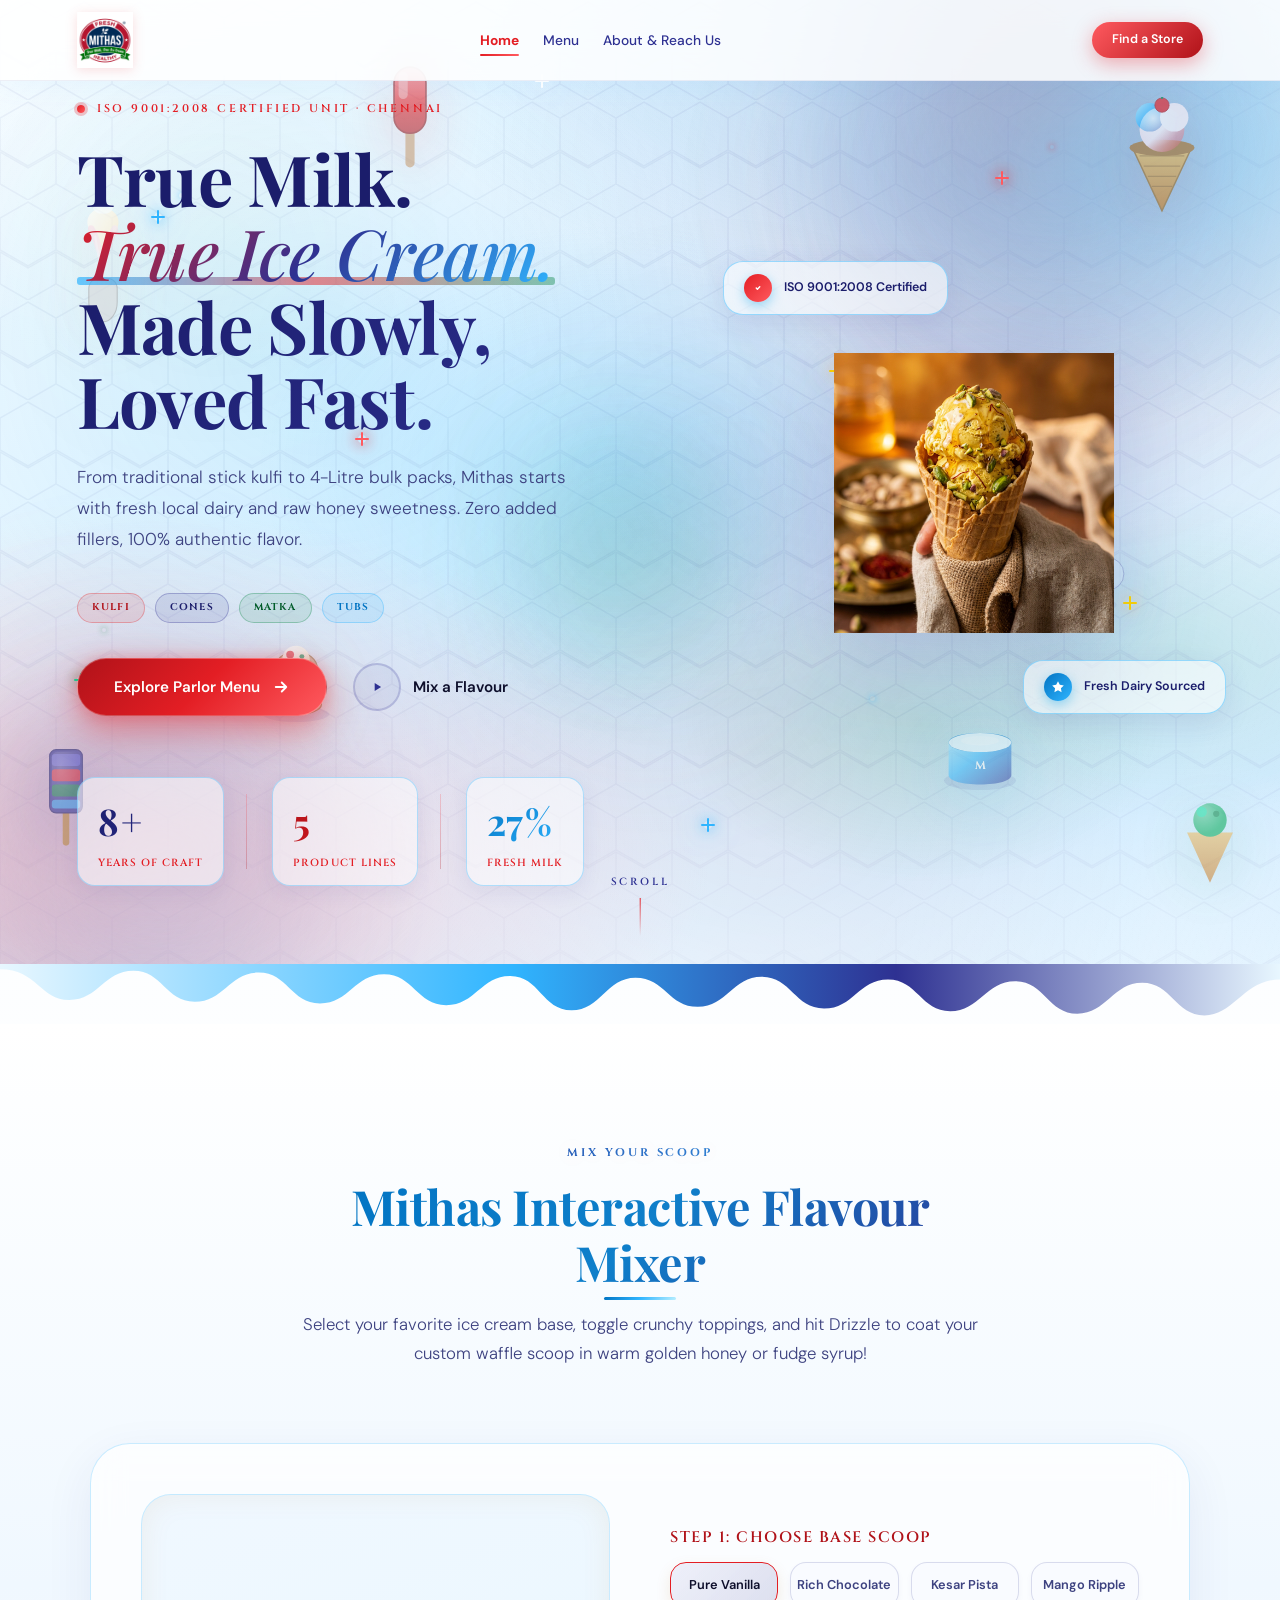
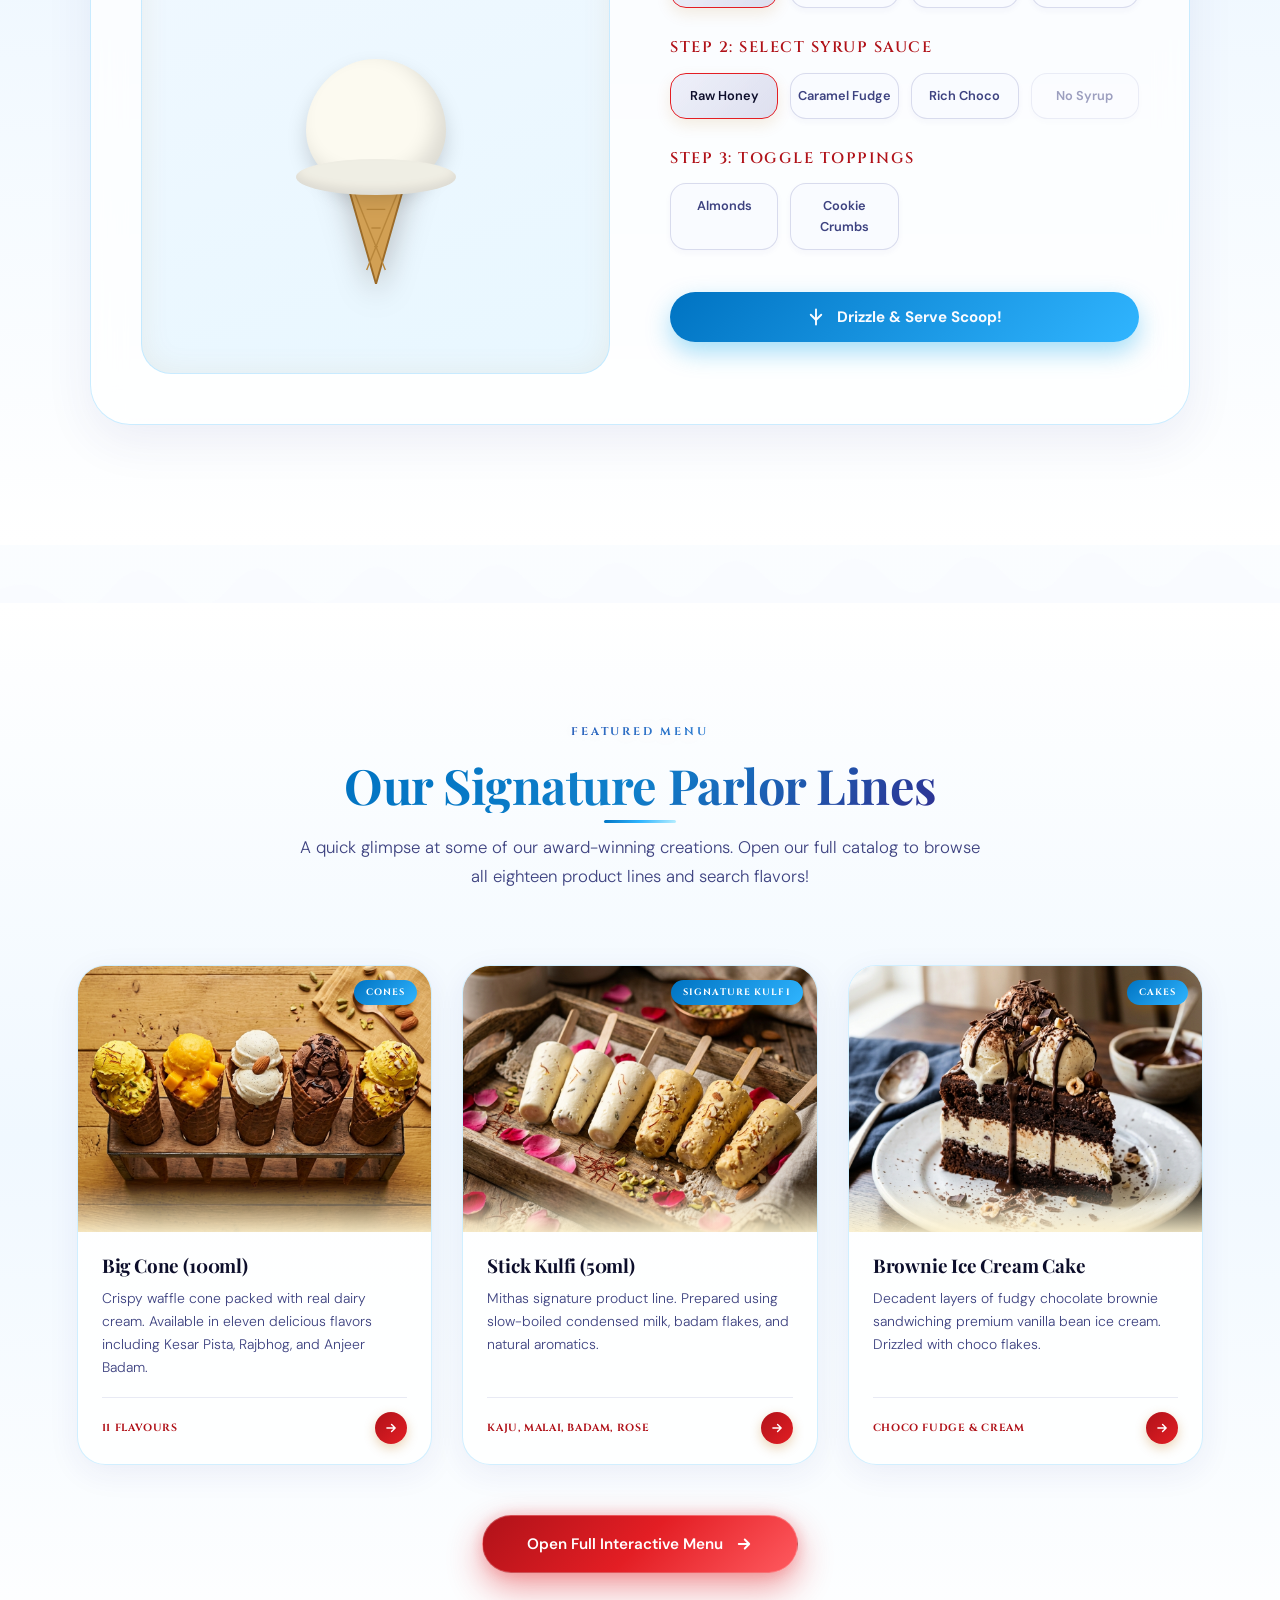
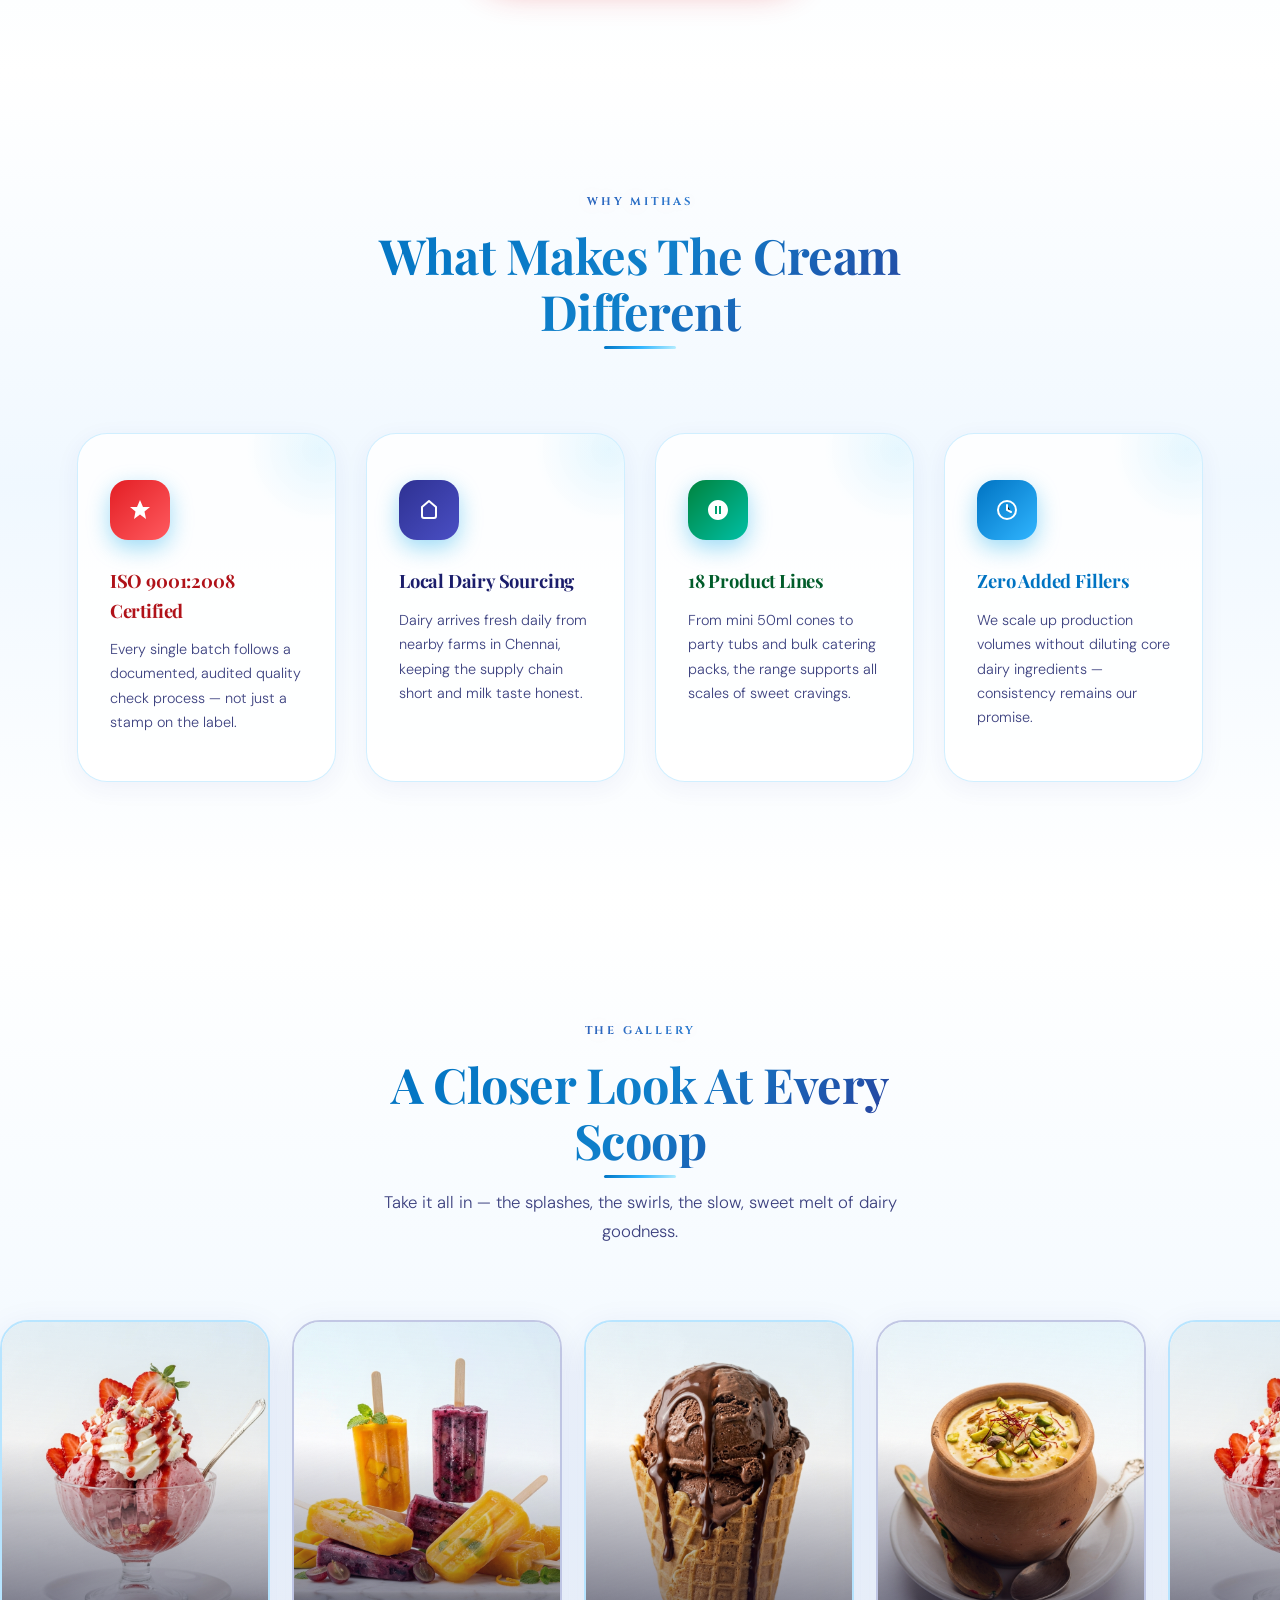
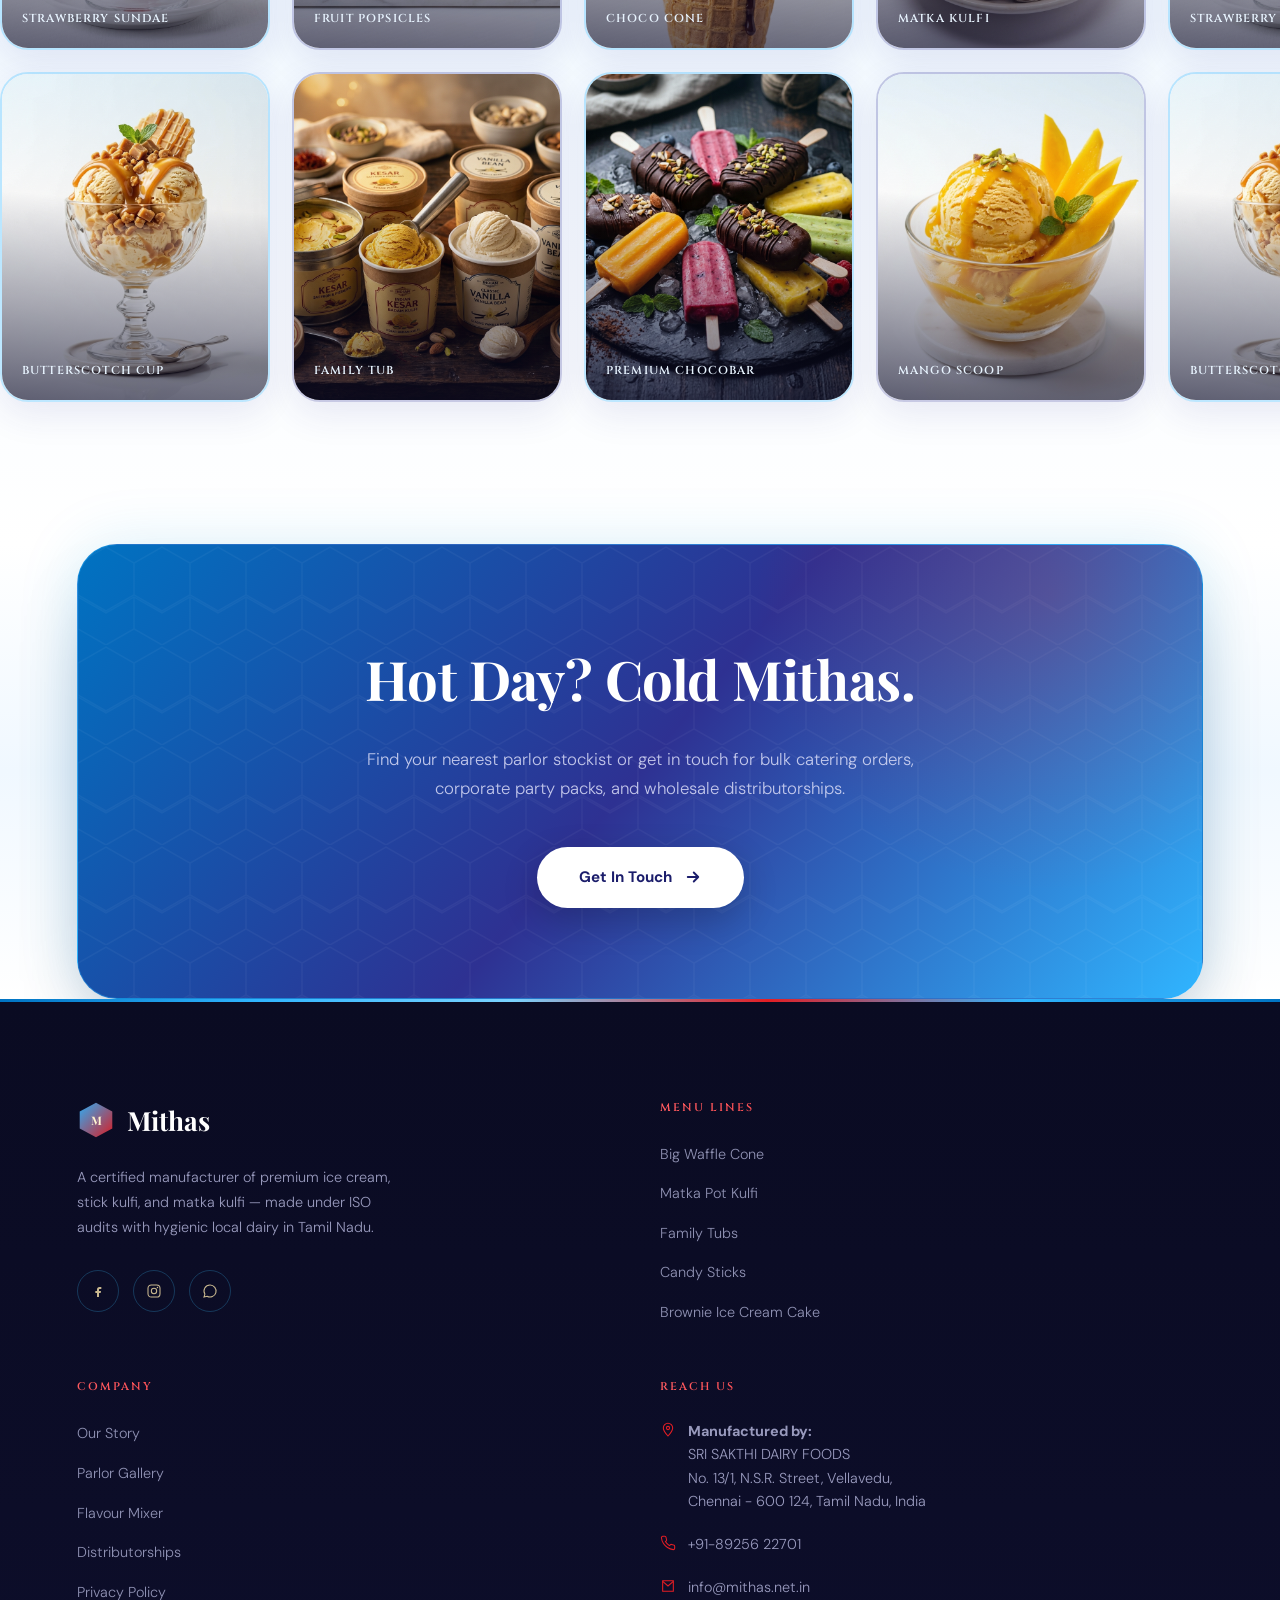
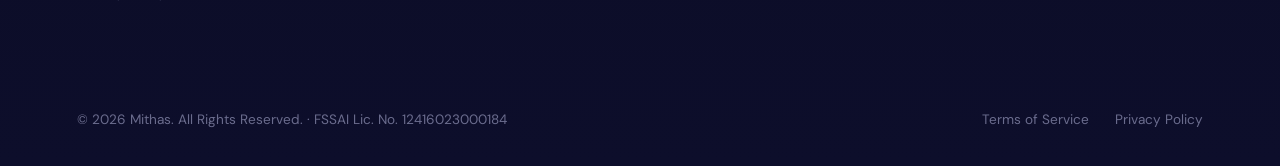
<file: index.html>
<!DOCTYPE html>
<html lang="en">
<head>
  <meta charset="UTF-8">
  <meta name="viewport" content="width=device-width, initial-scale=1.0">
  <title>Mithas — True Milk, True Ice Cream (Home)</title>
  <meta name="description" content="ISO 9001:2008 Certified manufacturer of fresh, healthy ice creams, stick kulfi, and pot kulfi. Made with 100% fresh milk in Vellavedu, Chennai.">
  
  <!-- Preconnect Fonts -->
  <link rel="preconnect" href="https://fonts.googleapis.com">
  <link rel="preconnect" href="https://fonts.gstatic.com" crossorigin>
  
  <!-- External CSS Stylesheet -->
  <link rel="stylesheet" href="style.css">
</head>
<body class="page-home">

  <!-- ======= BRAND PRELOADER ======= -->
  <div class="preloader" id="preloader" role="status" aria-live="polite" aria-label="Loading Mithas">
    <div class="preloader-backdrop" aria-hidden="true">
      <span class="preloader-orb preloader-orb--blue"></span>
      <span class="preloader-orb preloader-orb--red"></span>
      <span class="preloader-orb preloader-orb--green"></span>
    </div>

    <div class="preloader-inner">
      <div class="preloader-card">
        <div class="preloader-logo-wrap">
          <svg class="preloader-ring" viewBox="0 0 120 120" aria-hidden="true">
            <defs>
              <linearGradient id="preloaderRingGrad" x1="0%" y1="0%" x2="100%" y2="100%">
                <stop offset="0%" stop-color="#2E3192"/>
                <stop offset="50%" stop-color="#30B5FF"/>
                <stop offset="100%" stop-color="#E31E24"/>
              </linearGradient>
            </defs>
            <circle class="preloader-ring-track" cx="60" cy="60" r="54"/>
            <circle class="preloader-ring-progress" cx="60" cy="60" r="54"/>
          </svg>
          <img
            src="logo_mithas.png"
            alt="Mithas — True Milk, True Ice Cream"
            class="preloader-logo"
            width="200"
            height="112"
            decoding="async"
            loading="eager"
            fetchpriority="high"
          />
        </div>
        <p class="preloader-tagline">True Milk. True Ice Cream.</p>
        <div class="preloader-status" aria-hidden="true">
          <span class="preloader-status-bar"><span class="preloader-status-fill"></span></span>
          <span class="preloader-status-label">Preparing your experience</span>
        </div>
      </div>
    </div>
  </div>

  <!-- Honey Drip SVG Gradients -->
  <svg width="0" height="0" style="position:absolute;overflow:hidden;">
    <defs>
      <linearGradient id="wave-grad" x1="0%" y1="0%" x2="100%" y2="0%">
        <stop offset="0%" stop-color="#E8F7FF"/>
        <stop offset="40%" stop-color="#30B5FF"/>
        <stop offset="70%" stop-color="#2E3192"/>
        <stop offset="100%" stop-color="#E8F7FF"/>
      </linearGradient>
      <linearGradient id="drip-grad" x1="0" y1="0" x2="0" y2="1">
        <stop offset="0%" stop-color="#30B5FF" stop-opacity="0.95"/>
        <stop offset="50%" stop-color="#E31E24" stop-opacity="0.9"/>
        <stop offset="100%" stop-color="#2E3192" stop-opacity="0.75"/>
      </linearGradient>
      <linearGradient id="hex-grad" x1="0" y1="0" x2="1" y2="1">
        <stop offset="0%" stop-color="#30B5FF"/>
        <stop offset="100%" stop-color="#E31E24"/>
      </linearGradient>
    </defs>
  </svg>

  <!-- Honey Drip Canvas Background Particle Effect -->
  <canvas id="drip-canvas"></canvas>

  <!-- Scroll Progress Indicator -->
  <div class="progress-wrap"><div class="progress-bar" id="progressBar"></div></div>

  <!-- ======= HEADER & NAVIGATION ======= -->
  <header id="siteHeader">
    <a href="index.html" class="logo">
      <img src="logo_mithas.png" alt="Mithas Ice Cream - True Milk, True Ice Cream" class="mithas-logo">
      <span>
        Mithas
        <span class="tag">Fresh &amp; Healthy</span>
      </span>
    </a>
    <nav>
      <ul id="navList">
        <li><a href="index.html" class="active-link">Home</a></li>
        <li><a href="menu.html">Menu</a></li>
        <li><a href="contact.html">About<span class="nav-wide"> &amp; Reach Us</span></a></li>
        <li><a href="contact.html#contact" class="nav-cta-mobile">Store</a></li>
      </ul>
    </nav>
    <a href="contact.html#contact" class="nav-cta">Find a Store</a>
    <div class="menu-toggle" id="menuToggle"><span></span><span></span><span></span></div>
  </header>

  
  <!-- ======= HERO SECTION ======= -->
  <section class="hero" id="home">
    <div class="hero-comb-bg" aria-hidden="true"></div>

    <div class="hero-aurora" aria-hidden="true">
      <div class="aurora-layer aurora-a"></div>
      <div class="aurora-layer aurora-b"></div>
      <div class="aurora-layer aurora-c"></div>
    </div>
    <div class="hero-mesh" aria-hidden="true"></div>
    <div class="hero-beams" aria-hidden="true">
      <span class="hero-beam hero-beam-1"></span>
      <span class="hero-beam hero-beam-2"></span>
      <span class="hero-beam hero-beam-3"></span>
    </div>
    <div class="hero-orb hero-orb1" aria-hidden="true"></div>
    <div class="hero-orb hero-orb2" aria-hidden="true"></div>
    <div class="hero-orb hero-orb3" aria-hidden="true"></div>
    <div class="hero-orb hero-orb4" aria-hidden="true"></div>
    <div class="hero-frost-mist" aria-hidden="true"></div>
    <div class="hero-sparkles" aria-hidden="true">
      <span class="sparkle" style="left:14%;top:20%;width:5px;height:5px;color:#30B5FF;animation-duration:3.2s"></span>
      <span class="sparkle" style="left:82%;top:15%;width:4px;height:4px;color:#E31E24;animation-duration:2.8s;animation-delay:0.6s"></span>
      <span class="sparkle" style="left:68%;top:72%;width:5px;height:5px;color:#30B5FF;animation-duration:3.6s;animation-delay:1.2s"></span>
      <span class="sparkle" style="left:8%;top:65%;width:4px;height:4px;color:#00833E;animation-duration:2.6s;animation-delay:0.3s"></span>
      <span class="sparkle" style="left:46%;top:10%;width:3px;height:3px;color:#FFFFFF;animation-duration:3s;animation-delay:1.8s"></span>
    </div>
    <div class="hero-shimmer-sweep" aria-hidden="true"></div>

    <!-- Animated ice cream background -->
    <div class="hero-ice-bg" aria-hidden="true">
      <svg width="0" height="0" style="position:absolute;overflow:hidden" aria-hidden="true">
        <defs>
          <linearGradient id="ice-scoop-pink" x1="0%" y1="0%" x2="100%" y2="100%">
            <stop offset="0%" stop-color="#FFD6E0"/><stop offset="50%" stop-color="#FCE4EC"/><stop offset="100%" stop-color="#E31E24" stop-opacity="0.35"/>
          </linearGradient>
          <linearGradient id="ice-scoop-blue" x1="0%" y1="0%" x2="100%" y2="100%">
            <stop offset="0%" stop-color="#B8EEFF"/><stop offset="45%" stop-color="#30B5FF"/><stop offset="100%" stop-color="#2E3192"/>
          </linearGradient>
          <linearGradient id="ice-scoop-cream" x1="0%" y1="0%" x2="80%" y2="100%">
            <stop offset="0%" stop-color="#FFFDF8"/><stop offset="60%" stop-color="#FFF0D4"/><stop offset="100%" stop-color="#F5C878"/>
          </linearGradient>
          <linearGradient id="ice-cone-waffle" x1="50%" y1="0%" x2="50%" y2="100%">
            <stop offset="0%" stop-color="#E8B85C"/><stop offset="100%" stop-color="#C47A28"/>
          </linearGradient>
          <linearGradient id="ice-popsicle-red" x1="0%" y1="0%" x2="0%" y2="100%">
            <stop offset="0%" stop-color="#FF6B6F"/><stop offset="50%" stop-color="#E31E24"/><stop offset="100%" stop-color="#B01219"/>
          </linearGradient>
          <linearGradient id="ice-kulfi-stripe" x1="0%" y1="0%" x2="100%" y2="0%">
            <stop offset="0%" stop-color="#4A4FC4"/><stop offset="33%" stop-color="#E31E24"/><stop offset="66%" stop-color="#00833E"/><stop offset="100%" stop-color="#30B5FF"/>
          </linearGradient>
          <radialGradient id="ice-scoop-shine" cx="30%" cy="25%" r="65%">
            <stop offset="0%" stop-color="#FFFFFF" stop-opacity="0.9"/><stop offset="100%" stop-color="#FFFFFF" stop-opacity="0"/>
          </radialGradient>
        </defs>
      </svg>

      <div class="hero-ice-orbs">
        <span class="hero-ice-orb hero-ice-orb--red"></span>
        <span class="hero-ice-orb hero-ice-orb--blue"></span>
        <span class="hero-ice-orb hero-ice-orb--green"></span>
      </div>
      <div class="hero-ice-mist"></div>
      <div class="hero-ice-sweep"></div>

      <div class="hero-ice-piece hero-ice-piece--cone-1 hero-ice-piece--glow-pink" style="--enter-delay:0.3s;--float-dur:11s">
        <svg viewBox="0 0 80 120" fill="none" xmlns="http://www.w3.org/2000/svg">
          <polygon points="40,112 10,48 70,48" fill="url(#ice-cone-waffle)" stroke="#9C6B28" stroke-width="1.4"/>
          <path d="M18,58 L62,58 M22,68 L58,68 M26,78 L54,78 M30,88 L50,88" stroke="#8B5A1E" stroke-width="1.2" opacity="0.55"/>
          <ellipse cx="40" cy="50" rx="32" ry="8" fill="#A86E2A"/>
          <circle cx="40" cy="32" r="22" fill="url(#ice-scoop-pink)"/>
          <circle cx="28" cy="20" r="14" fill="url(#ice-scoop-blue)"/>
          <circle cx="52" cy="20" r="14" fill="#FFF0F5"/>
          <circle cx="40" cy="32" r="22" fill="url(#ice-scoop-shine)"/>
          <circle cx="40" cy="8" r="7" fill="#E31E24" stroke="#B01219" stroke-width="0.8"/>
          <path d="M40,1 Q44,-10 38,-14" stroke="#00833E" stroke-width="2" stroke-linecap="round"/>
        </svg>
      </div>

      <div class="hero-ice-piece hero-ice-piece--scoop-1 hero-ice-piece--glow-blue" style="--enter-delay:0.5s;--float-dur:13s">
        <svg viewBox="0 0 90 70" fill="none" xmlns="http://www.w3.org/2000/svg">
          <circle cx="45" cy="48" r="20" fill="url(#ice-scoop-blue)"/>
          <circle cx="30" cy="32" r="16" fill="#E8F7FF" stroke="#30B5FF" stroke-width="0.6" opacity="0.95"/>
          <circle cx="60" cy="32" r="16" fill="#D6EEFF" stroke="#2E3192" stroke-width="0.5" opacity="0.9"/>
          <circle cx="45" cy="16" r="14" fill="url(#ice-scoop-pink)"/>
          <circle cx="45" cy="30" r="28" fill="url(#ice-scoop-shine)" opacity="0.55"/>
          <ellipse cx="45" cy="62" rx="24" ry="7" fill="rgba(46,49,146,0.14)"/>
        </svg>
      </div>

      <div class="hero-ice-piece hero-ice-piece--kulfi hero-ice-piece--glow-indigo" style="--enter-delay:0.7s;--float-dur:9s">
        <svg viewBox="0 0 50 110" fill="none" xmlns="http://www.w3.org/2000/svg">
          <rect x="22" y="72" width="6" height="34" rx="3" fill="#B8863B"/>
          <rect x="10" y="18" width="30" height="58" rx="6" fill="#2E3192" stroke="#1B1D6B" stroke-width="1"/>
          <rect x="12" y="22" width="26" height="11" rx="3" fill="#4A4FC4"/>
          <rect x="12" y="36" width="26" height="11" rx="3" fill="#E31E24" opacity="0.85"/>
          <rect x="12" y="50" width="26" height="11" rx="3" fill="#00833E" opacity="0.8"/>
          <rect x="12" y="64" width="26" height="8" rx="3" fill="#30B5FF" opacity="0.75"/>
          <rect x="12" y="20" width="26" height="54" rx="5" fill="url(#ice-scoop-shine)" opacity="0.25"/>
        </svg>
      </div>

      <div class="hero-ice-piece hero-ice-piece--soft-serve hero-ice-piece--glow-cream" style="--enter-delay:0.4s;--float-dur:12s">
        <svg viewBox="0 0 70 130" fill="none" xmlns="http://www.w3.org/2000/svg">
          <path d="M35,118 C28,118 22,110 22,100 L22,88 C22,82 26,78 32,78 L38,78 C44,78 48,82 48,88 L48,100 C48,110 42,118 35,118Z" fill="#D8D8D8" stroke="#AAA" stroke-width="1"/>
          <path d="M35,78 C35,60 28,45 22,32 C18,24 24,14 35,14 C46,14 52,24 48,32 C42,45 35,60 35,78Z" fill="url(#ice-scoop-cream)"/>
          <path d="M35,78 C38,62 42,48 48,36 C50,32 48,28 44,30 C38,38 35,52 35,68 C35,52 32,38 26,30 C22,28 20,32 22,36 C28,48 32,62 35,78Z" fill="url(#ice-scoop-pink)" opacity="0.75"/>
          <ellipse cx="35" cy="14" rx="9" ry="5" fill="#FFFFFF" opacity="0.7"/>
          <path d="M35,78 C35,78 30,55 28,40" stroke="#FFFFFF" stroke-width="2" stroke-linecap="round" opacity="0.35"/>
        </svg>
      </div>

      <div class="hero-ice-piece hero-ice-piece--tub hero-ice-piece--glow-blue" style="--enter-delay:0.9s;--float-dur:14s">
        <svg viewBox="0 0 90 80" fill="none" xmlns="http://www.w3.org/2000/svg">
          <ellipse cx="45" cy="68" rx="38" ry="10" fill="rgba(46,49,146,0.16)"/>
          <path d="M12,28 L12,62 C12,68 26,72 45,72 C64,72 78,68 78,62 L78,28 C78,22 64,18 45,18 C26,18 12,22 12,28Z" fill="url(#ice-scoop-blue)"/>
          <path d="M12,28 C12,34 26,38 45,38 C64,38 78,34 78,28 C78,22 64,18 45,18 C26,18 12,22 12,28Z" fill="#0073C2"/>
          <ellipse cx="45" cy="28" rx="33" ry="10" fill="#E8F7FF"/>
          <ellipse cx="45" cy="26" rx="20" ry="5" fill="#FFFFFF" opacity="0.45"/>
          <text x="45" y="56" text-anchor="middle" fill="#FFFFFF" font-family="Cinzel,serif" font-size="12" font-weight="700">M</text>
        </svg>
      </div>

      <div class="hero-ice-piece hero-ice-piece--popsicle hero-ice-piece--glow-red" style="--enter-delay:0.6s;--float-dur:10s">
        <svg viewBox="0 0 44 100" fill="none" xmlns="http://www.w3.org/2000/svg">
          <rect x="18" y="62" width="8" height="34" rx="4" fill="#C4956A"/>
          <rect x="8" y="8" width="28" height="58" rx="14" fill="url(#ice-popsicle-red)"/>
          <rect x="12" y="12" width="8" height="24" rx="4" fill="#FFFFFF" opacity="0.35"/>
          <rect x="8" y="8" width="28" height="58" rx="14" stroke="#8B0A10" stroke-width="1.4" fill="none"/>
        </svg>
      </div>

      <div class="hero-ice-piece hero-ice-piece--cone-2 hero-ice-piece--glow-green" style="--enter-delay:1s;--float-dur:8.5s">
        <svg viewBox="0 0 60 90" fill="none" xmlns="http://www.w3.org/2000/svg">
          <polygon points="30,84 8,36 52,36" fill="url(#ice-cone-waffle)"/>
          <circle cx="30" cy="24" r="16" fill="#00A854"/>
          <circle cx="30" cy="24" r="16" fill="url(#ice-scoop-shine)" opacity="0.4"/>
          <circle cx="22" cy="16" r="5" fill="#00E5A0" opacity="0.7"/>
          <circle cx="36" cy="18" r="3" fill="#00833E"/>
        </svg>
      </div>

      <div class="hero-ice-piece hero-ice-piece--matka hero-ice-piece--glow-cream" style="--enter-delay:0.8s;--float-dur:15s">
        <svg viewBox="0 0 80 90" fill="none" xmlns="http://www.w3.org/2000/svg">
          <ellipse cx="40" cy="78" rx="34" ry="8" fill="rgba(46,49,146,0.14)"/>
          <path d="M18,32 C18,22 28,14 40,14 C52,14 62,22 62,32 L66,68 C66,74 54,78 40,78 C26,78 14,74 14,68 L18,32Z" fill="#C4956A" stroke="#8B5A1E" stroke-width="1.2"/>
          <path d="M20,34 C20,26 28,20 40,20 C52,20 60,26 60,34" stroke="#A67C3D" stroke-width="1.8" fill="none"/>
          <ellipse cx="40" cy="32" rx="22" ry="8" fill="#F5E6D3"/>
          <circle cx="40" cy="22" r="14" fill="url(#ice-scoop-cream)"/>
          <circle cx="40" cy="20" r="10" fill="url(#ice-scoop-shine)" opacity="0.5"/>
          <circle cx="34" cy="17" r="4" fill="#E31E24"/>
          <circle cx="46" cy="19" r="2.5" fill="#00833E"/>
        </svg>
      </div>

      <div class="hero-ice-drips">
        <span class="hero-ice-drip hero-ice-drip--1"></span>
        <span class="hero-ice-drip hero-ice-drip--2"></span>
        <span class="hero-ice-drip hero-ice-drip--3"></span>
        <span class="hero-ice-drip hero-ice-drip--4"></span>
        <span class="hero-ice-drip hero-ice-drip--5"></span>
      </div>

      <div class="hero-ice-sparkles">
        <span class="hero-ice-sparkle hero-ice-sparkle--blue" style="--s-x:12%;--s-y:22%;--s-d:0s"></span>
        <span class="hero-ice-sparkle hero-ice-sparkle--red" style="--s-x:78%;--s-y:18%;--s-d:1.2s"></span>
        <span class="hero-ice-sparkle hero-ice-sparkle--gold" style="--s-x:88%;--s-y:62%;--s-d:2.4s"></span>
        <span class="hero-ice-sparkle hero-ice-sparkle--green" style="--s-x:6%;--s-y:70%;--s-d:0.8s"></span>
        <span class="hero-ice-sparkle hero-ice-sparkle--white" style="--s-x:42%;--s-y:8%;--s-d:1.8s"></span>
        <span class="hero-ice-sparkle hero-ice-sparkle--blue" style="--s-x:55%;--s-y:85%;--s-d:3s"></span>
        <span class="hero-ice-sparkle hero-ice-sparkle--red" style="--s-x:28%;--s-y:45%;--s-d:2s"></span>
        <span class="hero-ice-sparkle hero-ice-sparkle--gold" style="--s-x:65%;--s-y:38%;--s-d:0.5s"></span>
      </div>
    </div>

    <div class="hero-grid">
      <!-- Text Description Side -->
      <div class="hero-content">
        <div class="hero-eyebrow hero-fade-in" style="animation-delay:0.1s">
          <span class="dot"></span>
          <span class="eyebrow">ISO 9001:2008 Certified Unit &middot; Chennai</span>
        </div>
        <h1 class="hero-fade-in" style="animation-delay:0.25s">
          True Milk.<br>
          <em class="hero-highlight">True Ice Cream.<span class="ink-line"></span></em><br>
          <span class="hero-headline-accent">Made Slowly, Loved Fast.</span>
        </h1>
        <p class="lede hero-fade-in" style="animation-delay:0.45s">From traditional stick kulfi to 4-Litre bulk packs, Mithas starts with fresh local dairy and raw honey sweetness. Zero added fillers, 100% authentic flavor.</p>
        <div class="hero-flavor-chips hero-fade-in" style="animation-delay:0.55s" aria-hidden="true">
          <span class="flavor-chip chip-red">Kulfi</span>
          <span class="flavor-chip chip-blue">Cones</span>
          <span class="flavor-chip chip-green">Matka</span>
          <span class="flavor-chip chip-sky">Tubs</span>
        </div>
        <div class="hero-actions hero-fade-in" style="animation-delay:0.65s">
          <a href="menu.html" class="btn-primary">
            Explore Parlor Menu
            <svg width="18" height="18" viewBox="0 0 24 24" fill="none"><path d="M5 12h14M13 6l6 6-6 6" stroke="currentColor" stroke-width="2.5" stroke-linecap="round" stroke-linejoin="round"/></svg>
          </a>
          <a href="#mixer" class="btn-ghost">
            <span class="play-ring">
              <svg width="14" height="14" viewBox="0 0 24 24"><path d="M8 5v14l11-7z" fill="#2E3192"/></svg>
            </span>
            Mix a Flavour
          </a>
        </div>
        <div class="hero-stats hero-fade-in" style="animation-delay:0.8s">
          <div class="stat-pill">
            <span class="num stat-color-1"><span class="counter" data-target="30">0</span>+</span>
            <span class="lbl">Years of Craft</span>
          </div>
          <div class="stat-pill">
            <span class="num stat-color-2"><span class="counter" data-target="18">0</span></span>
            <span class="lbl">Product Lines</span>
          </div>
          <div class="stat-pill">
            <span class="num stat-color-3"><span class="counter" data-target="100">0</span>%</span>
            <span class="lbl">Fresh Milk</span>
          </div>
        </div>
      </div>

      <!-- Visual Side -->
      <div class="hero-visual hero-fade-in" style="animation-delay:0.5s">
        <div class="hero-glow" aria-hidden="true"></div>

        <div class="float-badge badge-iso">
          <span class="b-ico">
            <svg width="14" height="14" viewBox="0 0 24 24" fill="none"><path d="M9 12l2 2 4-4" stroke="#FFFFFF" stroke-width="2.5" stroke-linecap="round" stroke-linejoin="round"/></svg>
          </span>
          ISO 9001:2008 Certified
        </div>
        <div class="float-badge badge-milk">
          <span class="b-ico">
            <svg width="14" height="14" viewBox="0 0 24 24"><polygon points="12,2 15.09,8.26 22,9.27 17,14.14 18.18,21.02 12,17.77 5.82,21.02 7,14.14 2,9.27 8.91,8.26" fill="#FFFFFF"/></svg>
          </span>
          Fresh Dairy Sourced
        </div>

        <div class="hero-img-frame">
          <img
            src="img_hero_cone.png"
            alt="Mithas Saffron Honey Scoop"
            loading="eager"
            decoding="async"
            width="280"
            height="420"
          />
        </div>
      </div>
    </div>

    <!-- Scroll cue drip -->
    <div class="scroll-cue">
      <span>Scroll</span>
      <div class="s-line"><span class="s-drop"></span></div>
    </div>
  </section>

  <!-- Honey Drip Wave Divider -->
  <div class="honey-wave">
    <svg viewBox="0 0 1440 70" preserveAspectRatio="none" xmlns="http://www.w3.org/2000/svg">
      <path d="M0,0 H1440 V18
        C1400,18 1388,60 1355,60 C1322,60 1318,22 1285,22
        C1252,22 1245,58 1212,58 C1179,58 1175,20 1142,20
        C1109,20 1102,55 1069,55 C1036,55 1032,18 999,18
        C966,18 960,52 927,52 C894,52 890,15 857,15
        C824,15 818,50 785,50 C752,50 748,16 715,16
        C682,16 676,54 643,54 C610,54 607,14 574,14
        C541,14 535,48 502,48 C469,48 465,12 432,12
        C399,12 393,46 360,46 C327,46 324,10 291,10
        C258,10 252,44 219,44 C186,44 183,8 150,8
        C117,8 111,42 78,42 C45,42 42,6 0,6 Z"
        fill="url(#wave-grad)"/>
    </svg>
  </div>


  <!-- ======= FLAVOUR MIXER SECTION (NEW INTERACTIVE APP) ======= -->
  <section class="flavour-mixer-section ice-shimmer" id="mixer">
    <div class="section-head reveal">
      <span class="eyebrow">Mix Your Scoop</span>
      <h2>Mithas Interactive Flavour Mixer</h2>
      <p>Select your favorite ice cream base, toggle crunchy toppings, and hit Drizzle to coat your custom waffle scoop in warm golden honey or fudge syrup!</p>
    </div>

    <div class="mixer-container reveal">
      <!-- Left side: Visual representation -->
      <div class="mixer-visual-card">
        <div class="scoop-stage">
          <!-- Syrup stream animation -->
          <div class="syrup-stream" id="syrupStream"></div>
          
          <!-- Wrapper to animate scoop, syrup and toppings together -->
          <div class="scoop-wrapper" id="scoopWrapper">
            <!-- Ice cream scoop container -->
            <div class="icecream-scoop-display scoop-flavour-vanilla" id="icecreamScoop">
              <!-- Details loaded dynamically -->
            </div>

            <!-- Syrup drizzle coating layer -->
            <div class="syrup-layer-scoop" id="syrupLayer"></div>

            <!-- Toppings overlay layer -->
            <div class="topping-container-display" id="toppingsDisplay"></div>
          </div>

          <!-- Cone vector -->
          <svg class="waffle-cone-svg" viewBox="0 0 100 150">
            <polygon points="50,150 10,10 90,10" fill="#D2A054" stroke="#9C6B28" stroke-width="2"/>
            <path d="M20,30 L80,30 M30,50 L70,50 M40,70 L60,70 M45,90 L55,90 M48,110 L52,110 M12,15 L60,135 M88,15 L40,135" stroke="#B8863B" stroke-width="1.5"/>
            <ellipse cx="50" cy="12" rx="38" ry="8" fill="#B28038"/>
          </svg>
        </div>

        <!-- Custom creation message -->
        <div class="creation-toast" id="creationToast">
          <span class="toast-msg">Scoop Assembled!</span>
        </div>
      </div>

      <!-- Right side: Selection controls -->
      <div class="mixer-controls">
        <div class="mixer-step">
          <h3>Step 1: Choose Base Scoop</h3>
          <div class="mixer-options">
            <div class="mixer-opt active" data-base="vanilla">Pure Vanilla</div>
            <div class="mixer-opt" data-base="chocolate">Rich Chocolate</div>
            <div class="mixer-opt" data-base="kesarpista">Kesar Pista</div>
            <div class="mixer-opt" data-base="mango">Mango Ripple</div>
          </div>
        </div>

        <div class="mixer-step">
          <h3>Step 2: Select Syrup Sauce</h3>
          <div class="mixer-options">
            <div class="mixer-opt active" data-syrup="honey">Raw Honey</div>
            <div class="mixer-opt" data-syrup="caramel">Caramel Fudge</div>
            <div class="mixer-opt" data-syrup="chocolate">Rich Choco</div>
            <div class="mixer-opt" data-syrup="none" style="opacity: 0.5;">No Syrup</div>
          </div>
        </div>

        <div class="mixer-step">
          <h3>Step 3: Toggle Toppings</h3>
          <div class="mixer-options">
            <div class="mixer-opt" data-topping="almond">Almonds</div>
            <div class="mixer-opt" data-topping="cookie">Cookie Crumbs</div>
          </div>
        </div>

        <div class="mixer-cta-row">
          <button class="btn-mixer-drizzle" id="mixerDrizzleBtn">
            <svg width="18" height="18" viewBox="0 0 24 24" fill="none"><path d="M12 2v20M5 9l7 7 7-7" stroke="currentColor" stroke-width="2.5" stroke-linecap="round" stroke-linejoin="round"/></svg>
            Drizzle &amp; Serve Scoop!
          </button>
        </div>
      </div>
    </div>
  </section>

  <!-- Reverse wave transition into featured products -->
  <div class="honey-wave" style="transform:scaleY(-1);">
    <svg viewBox="0 0 1440 60" preserveAspectRatio="none">
      <path d="M0,0 H1440 V14 C1410,14 1395,52 1365,52 C1335,52 1328,16 1298,16 C1268,16 1260,50 1230,50 C1200,50 1194,12 1164,12 C1134,12 1126,46 1096,46 C1066,46 1060,10 1030,10 C1000,10 992,44 962,44 C932,44 926,8 896,8 C866,8 858,42 828,42 C798,42 792,6 762,6 C732,6 724,40 694,40 C664,40 658,4 628,4 C598,4 590,38 560,38 C530,38 524,2 494,2 C464,2 456,36 426,36 C396,36 390,0 360,0 C330,0 322,34 292,34 C262,34 256,-2 226,-2 C196,-2 188,32 158,32 C128,32 122,-4 92,-4 C62,-4 54,30 0,14 Z"
      fill="var(--pollen)"/>
    </svg>
  </div>

  <!-- ======= FEATURED PRODUCTS SECTION ======= -->
  <section class="products-catalog home-products" style="padding-bottom:100px;">
    <div class="section-head reveal">
      <span class="eyebrow">Featured Menu</span>
      <h2>Our Signature Parlor Lines</h2>
      <p>A quick glimpse at some of our award-winning creations. Open our full catalog to browse all eighteen product lines and search flavors!</p>
    </div>

    <!-- Featured product cards -->
    <div class="catalog-grid reveal-stagger" style="margin-bottom:50px;">
      <!-- Cone -->
      <div class="product-card pc-glow-1">
        <div class="pc-media">
          <img src="img_cones.png" alt="Mithas Big Cone" loading="lazy">
          <div class="pc-drip"></div>
        </div>
        <span class="pc-tag">Cones</span>
        <div class="pc-body">
          <h3>Big Cone (100ml)</h3>
          <p>Crispy waffle cone packed with real dairy cream. Available in eleven delicious flavors including Kesar Pista, Rajbhog, and Anjeer Badam.</p>
          <div class="pc-foot">
            <span class="pc-flavour">11 Flavours</span>
            <span class="pc-arrow"><svg width="14" height="14" viewBox="0 0 24 24"><path d="M5 12h14M13 6l6 6-6 6" stroke="currentColor" stroke-width="2.5" fill="none" stroke-linecap="round"/></svg></span>
          </div>
        </div>
      </div>

      <!-- Traditional Kulfi -->
      <div class="product-card pc-glow-2">
        <div class="pc-media">
          <img src="img_kulfi.png" alt="Mithas Stick Kulfi" loading="lazy">
          <div class="pc-drip"></div>
        </div>
        <span class="pc-tag">Signature Kulfi</span>
        <div class="pc-body">
          <h3>Stick Kulfi (50ml)</h3>
          <p>Mithas signature product line. Prepared using slow-boiled condensed milk, badam flakes, and natural aromatics.</p>
          <div class="pc-foot">
            <span class="pc-flavour">Kaju, Malai, Badam, Rose</span>
            <span class="pc-arrow"><svg width="14" height="14" viewBox="0 0 24 24"><path d="M5 12h14M13 6l6 6-6 6" stroke="currentColor" stroke-width="2.5" fill="none" stroke-linecap="round"/></svg></span>
          </div>
        </div>
      </div>

      <!-- Brownie Ice Cream Cake -->
      <div class="product-card pc-glow-3">
        <div class="pc-media">
          <img src="img_cake.png" alt="Mithas Brownie Cake" loading="lazy">
          <div class="pc-drip"></div>
        </div>
        <span class="pc-tag">Cakes</span>
        <div class="pc-body">
          <h3>Brownie Ice Cream Cake</h3>
          <p>Decadent layers of fudgy chocolate brownie sandwiching premium vanilla bean ice cream. Drizzled with choco flakes.</p>
          <div class="pc-foot">
            <span class="pc-flavour">Choco Fudge &amp; Cream</span>
            <span class="pc-arrow"><svg width="14" height="14" viewBox="0 0 24 24"><path d="M5 12h14M13 6l6 6-6 6" stroke="currentColor" stroke-width="2.5" fill="none" stroke-linecap="round"/></svg></span>
          </div>
        </div>
      </div>
    </div>

    <!-- Button to go to menu.html -->
    <div style="text-align: center;" class="reveal">
      <a href="menu.html" class="btn-primary" style="padding: 16px 44px;">
        Open Full Interactive Menu
        <svg width="18" height="18" viewBox="0 0 24 24" fill="none"><path d="M5 12h14M13 6l6 6-6 6" stroke="currentColor" stroke-width="2.5" stroke-linecap="round" stroke-linejoin="round"/></svg>
      </a>
    </div>
  </section>

  <!-- ======= WHY US ======= -->
  <section id="why" class="why-section">
    <div class="section-head reveal">
      <span class="eyebrow">Why Mithas</span>
      <h2>What Makes The Cream Different</h2>
    </div>
    <div class="why-grid reveal-stagger">
      <div class="why-card why-accent-red">
        <div class="why-icon"><svg width="24" height="24" viewBox="0 0 24 24"><path d="M12 2l3 7h7l-5.5 4.5L18 21l-6-4.5L6 21l1.5-7.5L2 9h7z" fill="#fff"/></svg></div>
        <h3>ISO 9001:2008 Certified</h3>
        <p>Every single batch follows a documented, audited quality check process — not just a stamp on the label.</p>
      </div>
      <div class="why-card why-accent-blue">
        <div class="why-icon"><svg width="24" height="24" viewBox="0 0 24 24"><path d="M5 9l7-6 7 6v9a2 2 0 01-2 2H7a2 2 0 01-2-2z" stroke="#fff" stroke-width="2" fill="none" stroke-linejoin="round"/></svg></div>
        <h3>Local Dairy Sourcing</h3>
        <p>Dairy arrives fresh daily from nearby farms in Chennai, keeping the supply chain short and milk taste honest.</p>
      </div>
      <div class="why-card why-accent-green">
        <div class="why-icon"><svg width="24" height="24" viewBox="0 0 24 24"><path d="M12 2C6.48 2 2 6.48 2 12s4.48 10 10 10 10-4.48 10-10S17.52 2 12 2zm-1 14H9V8h2v8zm4 0h-2V8h2v8z" fill="#fff"/></svg></div>
        <h3>18 Product Lines</h3>
        <p>From mini 50ml cones to party tubs and bulk catering packs, the range supports all scales of sweet cravings.</p>
      </div>
      <div class="why-card why-accent-sky">
        <div class="why-icon"><svg width="24" height="24" viewBox="0 0 24 24"><circle cx="12" cy="12" r="9" stroke="#fff" stroke-width="2" fill="none"/><path d="M12 7v5l4 2" stroke="#fff" stroke-width="2" stroke-linecap="round"/></svg></div>
        <h3>Zero Added Fillers</h3>
        <p>We scale up production volumes without diluting core dairy ingredients — consistency remains our promise.</p>
      </div>
    </div>
  </section>

  <!-- ======= GALLERY SECTION ======= -->
  <section class="gallery home-gallery" id="gallery">
    <div class="section-head reveal">
      <span class="eyebrow">The Gallery</span>
      <h2>A Closer Look At Every Scoop</h2>
      <p>Take it all in — the splashes, the swirls, the slow, sweet melt of dairy goodness.</p>
    </div>

    <!-- Infinite horizontal sliding row (Left direction) -->
    <div class="marquee-row left">
      <div class="g-item"><img src="img_sundae.png" alt="Strawberry sundae" loading="lazy"><span class="g-label">Strawberry Sundae</span></div>
      <div class="g-item"><img src="img_popsicle.png" alt="Fruit popsicles" loading="lazy"><span class="g-label">Fruit Popsicles</span></div>
      <div class="g-item"><img src="img_choco_cone.png" alt="Chocolate cone" loading="lazy"><span class="g-label">Choco Cone</span></div>
      <div class="g-item"><img src="img_matka_kulfi.png" alt="Matka Kulfi" loading="lazy"><span class="g-label">Matka Kulfi</span></div>
    </div>

    <!-- Infinite horizontal sliding row (Right direction) -->
    <div class="marquee-row right">
      <div class="g-item"><img src="img_butterscotch.png" alt="Butterscotch cup" loading="lazy"><span class="g-label">Butterscotch Cup</span></div>
      <div class="g-item"><img src="img_tub.png" alt="Family Tub" loading="lazy"><span class="g-label">Family Tub</span></div>
      <div class="g-item"><img src="img_chocobar.png" alt="Chocobar" loading="lazy"><span class="g-label">Premium Chocobar</span></div>
      <div class="g-item"><img src="img_mango_scoop.png" alt="Mango scoop" loading="lazy"><span class="g-label">Mango Scoop</span></div>
    </div>
  </section>

  <!-- ======= CTA SECTION ======= -->
  <section class="cta-section home-cta">
    <div class="cta-strip reveal">
      <h2>Hot Day? Cold Mithas.</h2>
      <p>Find your nearest parlor stockist or get in touch for bulk catering orders, corporate party packs, and wholesale distributorships.</p>
      <a href="contact.html" class="btn-light">
        Get In Touch
        <svg width="18" height="18" viewBox="0 0 24 24" fill="none"><path d="M5 12h14M13 6l6 6-6 6" stroke="currentColor" stroke-width="2.5" stroke-linecap="round" stroke-linejoin="round"/></svg>
      </a>
    </div>
  </section>

  <!-- ======= FOOTER & CONTACT SECTION ======= -->
  <footer id="contact">
    <div class="footer-grid">
      <!-- About info column -->
      <div>
        <div class="footer-logo">
          <svg width="38" height="38" viewBox="0 0 42 42">
            <polygon points="21,2 39,11.5 39,30.5 21,40 3,30.5 3,11.5" fill="url(#hex-grad)" opacity="0.95"/>
            <text x="21" y="27" text-anchor="middle" font-family="Playfair Display, serif" font-size="13" font-weight="700" fill="#FEF3D0">M</text>
          </svg>
          Mithas
        </div>
        <p class="desc">A certified manufacturer of premium ice cream, stick kulfi, and matka kulfi — made under ISO audits with hygienic local dairy in Tamil Nadu.</p>
        
        <div class="social-row">
          <a href="#" aria-label="Facebook"><svg width="16" height="16" viewBox="0 0 24 24"><path d="M14 9h3V6h-3c-2 0-3.5 1.5-3.5 3.5V12H8v3h2.5v6h3v-6H16l.5-3h-3V9.8c0-.5.2-.8.5-.8z" fill="rgba(249,228,170,0.8)"/></svg></a>
          <a href="#" aria-label="Instagram"><svg width="16" height="16" viewBox="0 0 24 24"><rect x="3" y="3" width="18" height="18" rx="5" stroke="rgba(249,228,170,0.8)" stroke-width="1.6" fill="none"/><circle cx="12" cy="12" r="4" stroke="rgba(249,228,170,0.8)" stroke-width="1.6" fill="none"/><circle cx="17.2" cy="6.8" r="1.1" fill="rgba(249,228,170,0.8)"/></svg></a>
          <a href="#" aria-label="WhatsApp"><svg width="16" height="16" viewBox="0 0 24 24"><path d="M12 3a9 9 0 00-7.7 13.6L3 21l4.6-1.2A9 9 0 1012 3z" stroke="rgba(249,228,170,0.8)" stroke-width="1.6" fill="none"/></svg></a>
        </div>
      </div>

      <!-- Menu links -->
      <div>
        <h4>Menu Lines</h4>
        <ul>
          <li><a href="menu.html?cat=cones">Big Waffle Cone</a></li>
          <li><a href="menu.html?cat=kulfi">Matka Pot Kulfi</a></li>
          <li><a href="menu.html?cat=tubs">Family Tubs</a></li>
          <li><a href="menu.html?cat=bars">Candy Sticks</a></li>
          <li><a href="menu.html?cat=cakes">Brownie Ice Cream Cake</a></li>
        </ul>
      </div>

      <!-- Company links -->
      <div>
        <h4>Company</h4>
        <ul>
          <li><a href="contact.html#about">Our Story</a></li>
          <li><a href="#gallery">Parlor Gallery</a></li>
          <li><a href="#mixer">Flavour Mixer</a></li>
          <li><a href="contact.html#forms">Distributorships</a></li>
          <li><a href="#">Privacy Policy</a></li>
        </ul>
      </div>

      <!-- Verified contact info column -->
      <div>
        <h4>Reach Us</h4>
        <ul class="footer-contact">
          <li>
            <svg width="16" height="16" viewBox="0 0 24 24" style="flex-shrink:0;margin-top:2px;"><path d="M12 21s7-7.4 7-12a7 7 0 10-14 0c0 4.6 7 12 7 12z" stroke="var(--honey)" stroke-width="1.6" fill="none"/><circle cx="12" cy="9" r="2.4" stroke="var(--honey)" stroke-width="1.6" fill="none"/></svg>
            <span>
              <strong>Manufactured by:</strong><br>
              SRI SAKTHI DAIRY FOODS<br>
              No. 13/1, N.S.R. Street, Vellavedu,<br>
              Chennai - 600 124, Tamil Nadu, India
            </span>
          </li>
          <li>
            <svg width="16" height="16" viewBox="0 0 24 24" style="flex-shrink:0;margin-top:2px;"><path d="M22 16.92v3a2 2 0 01-2.18 2 19.8 19.8 0 01-8.63-3.07 19.5 19.5 0 01-6-6 19.8 19.8 0 01-3.07-8.67A2 2 0 014.11 2h3a2 2 0 012 1.72c.13.96.36 1.9.69 2.81a2 2 0 01-.45 2.11L8.09 9.91a16 16 0 006 6l1.27-1.27a2 2 0 012.11-.45c.91.33 1.85.56 2.81.69A2 2 0 0122 16.92z" stroke="var(--honey)" stroke-width="1.6" fill="none"/></svg>
            +91-89256 22701
          </li>
          <li>
            <svg width="16" height="16" viewBox="0 0 24 24" style="flex-shrink:0;margin-top:2px;"><path d="M4 4h16v16H4z" stroke="var(--honey)" stroke-width="1.6" fill="none"/><path d="M4 5l8 7 8-7" stroke="var(--honey)" stroke-width="1.6" fill="none"/></svg>
            info@mithas.net.in
          </li>
        </ul>
      </div>
    </div>

    <!-- Bottom licensing and copyrights -->
    <div class="footer-bottom">
      <p>© 2026 Mithas. All Rights Reserved. &middot; FSSAI Lic. No. 12416023000184</p>
      <div class="legal">
        <a href="#">Terms of Service</a>
        <a href="#">Privacy Policy</a>
      </div>
    </div>
  </footer>

  <!-- Toast notification container -->
  <div class="mixer-toast" id="creationToast">
    <strong style="color: var(--honey-light); display: block; margin-bottom: 4px;">Scoop Complete!</strong>
    <span class="toast-msg">Custom scoop serving ready.</span>
  </div>

  <!-- Back to top button -->
  <div class="to-top" id="toTop">
    <svg width="18" height="18" viewBox="0 0 24 24"><path d="M12 19V5M5 12l7-7 7 7" stroke="#FEF3D0" stroke-width="2.5" fill="none" stroke-linecap="round" stroke-linejoin="round"/></svg>
  </div>

  <!-- External JS Script Link -->
  <script src="script.js"></script>
</body>
</html>
</file>
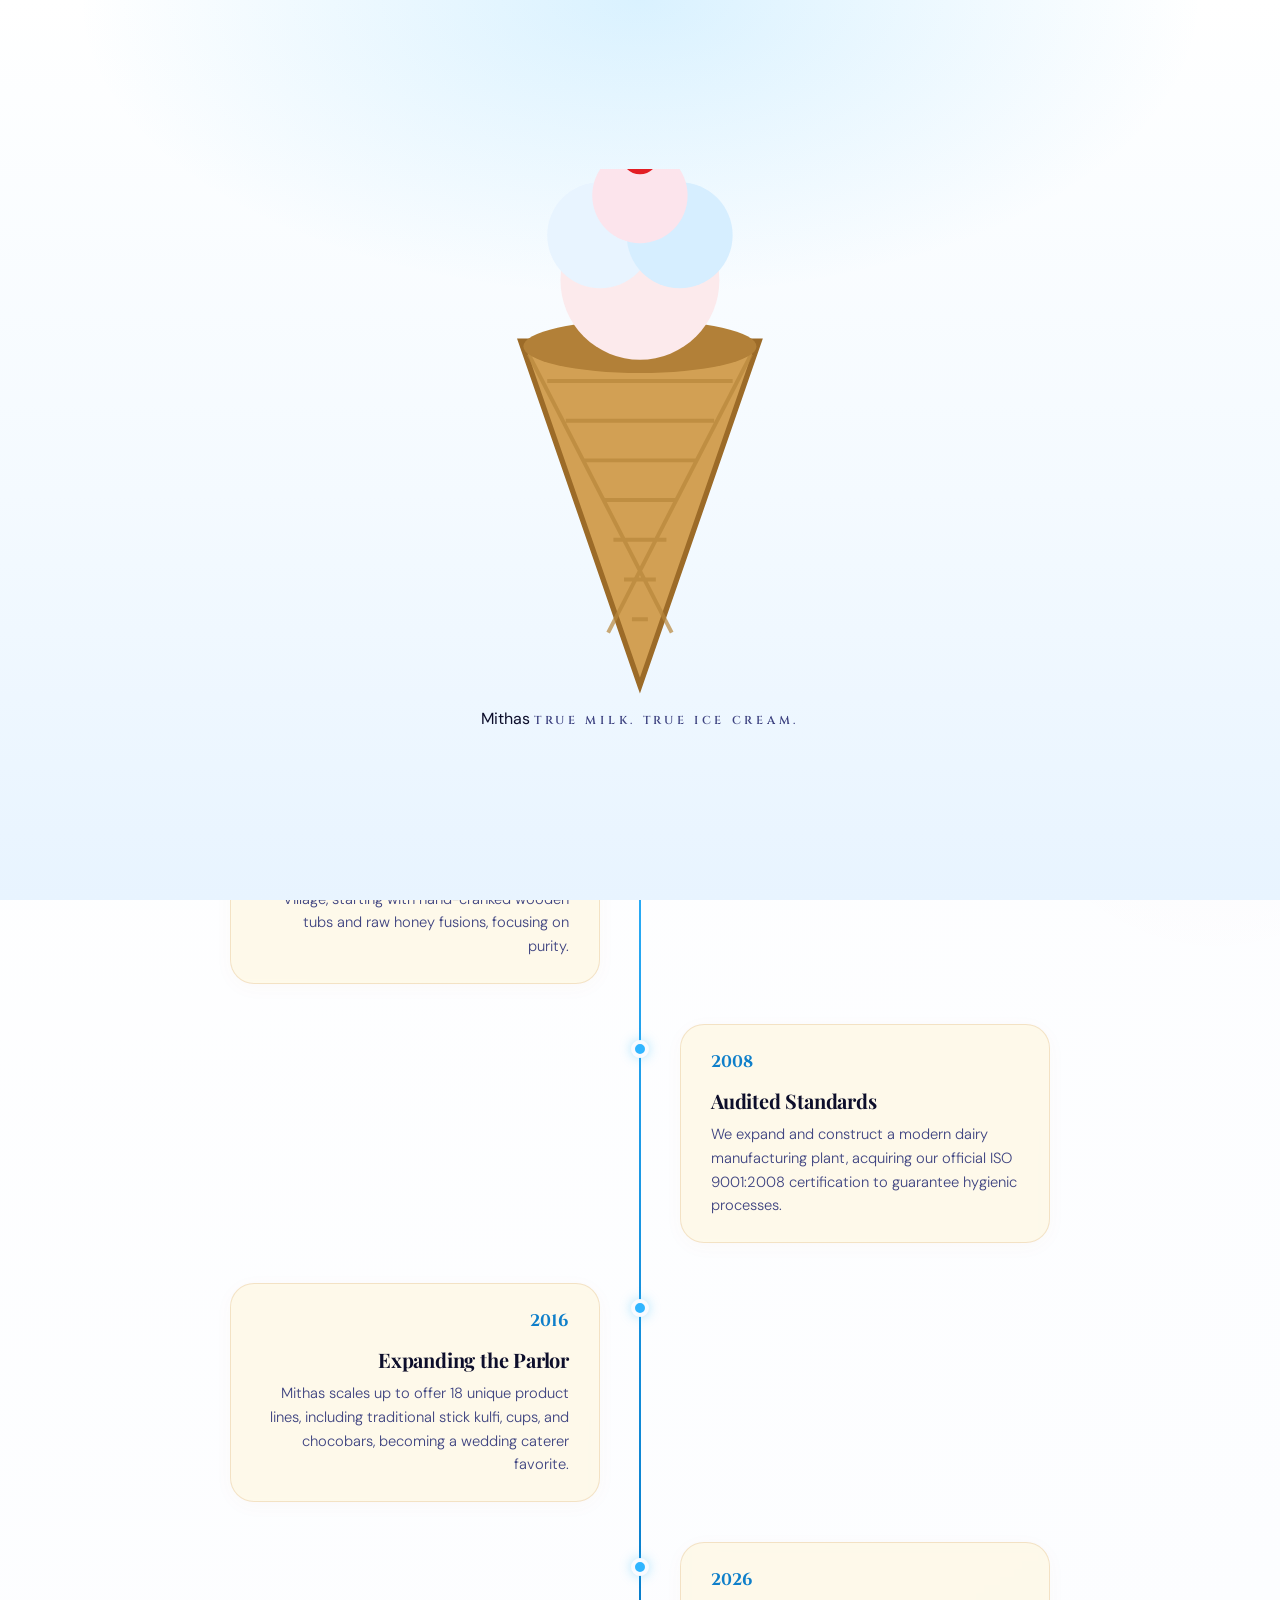
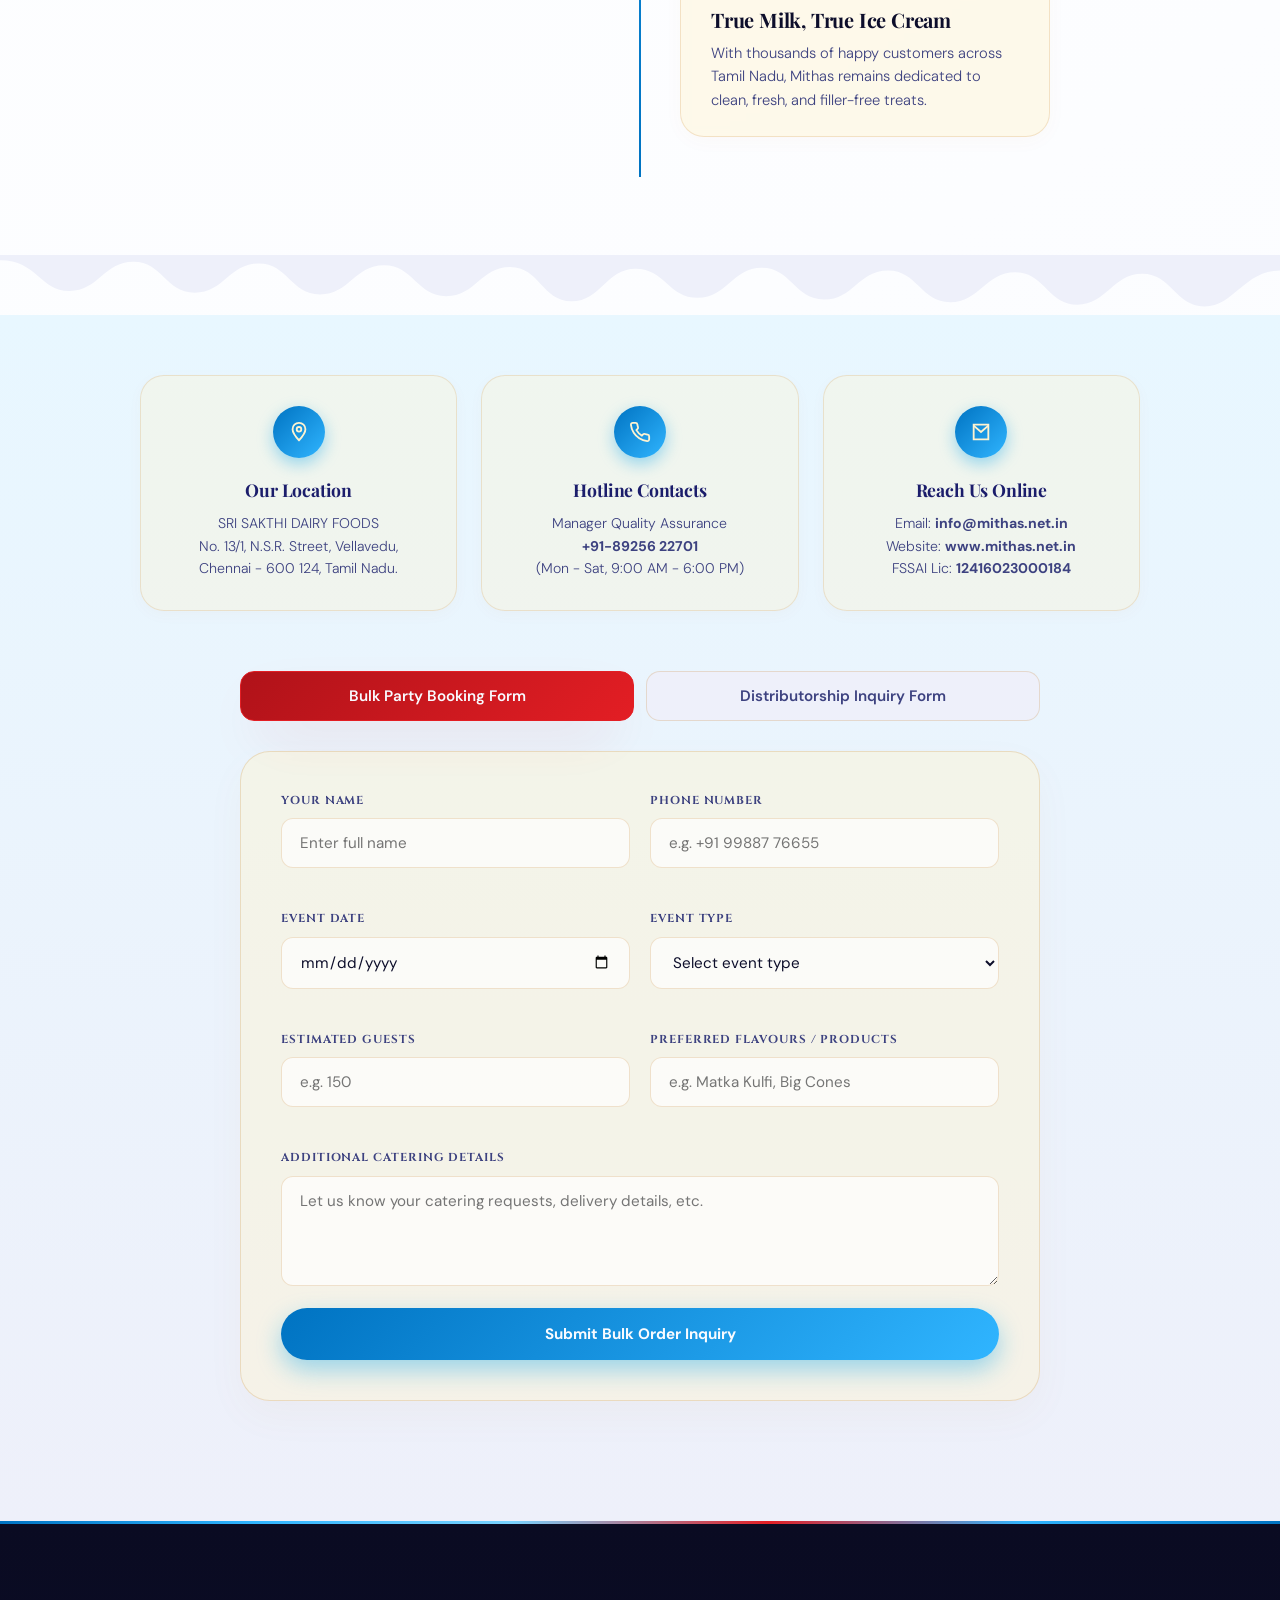
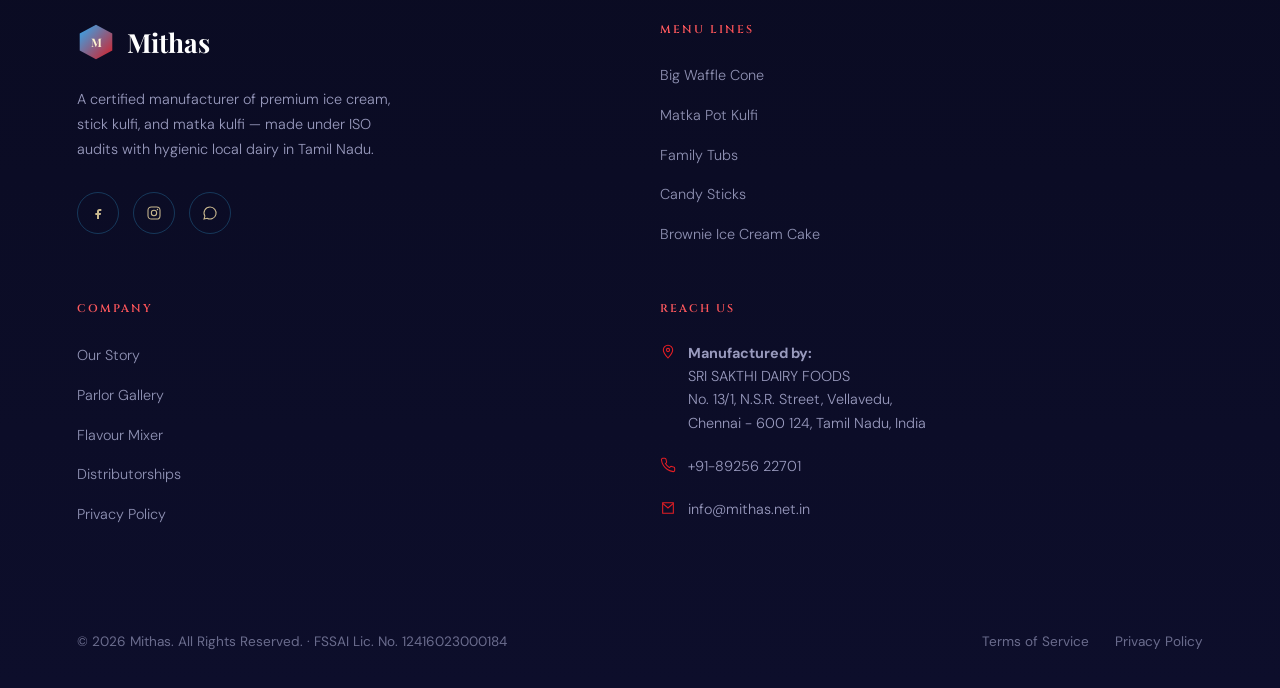
<file: contact.html>
<!DOCTYPE html>
<html lang="en">
<head>
  <meta charset="UTF-8">
  <meta name="viewport" content="width=device-width, initial-scale=1.0">
  <title>Mithas — Our Story &amp; Inquiry Forms</title>
  <meta name="description" content="Learn about Mithas Ice Cream's roots in Vellavedu, Chennai, our ISO standards, and contact us for bulk wedding booking and distributorship inquiries.">
  
  <!-- Preconnect Fonts -->
  <link rel="preconnect" href="https://fonts.googleapis.com">
  <link rel="preconnect" href="https://fonts.gstatic.com" crossorigin>
  
  <!-- External CSS Stylesheet -->
  <link rel="stylesheet" href="style.css">
</head>
<body>

  <!-- ======= ICE CREAM PRELOADER ======= -->
  <div class="preloader" id="preloader">
    <div class="preloader-bg-glow" aria-hidden="true"></div>
    <div class="preloader-inner">
      <div class="preloader-glass">
        <div class="preloader-cone">
          <svg class="preloader-cone-svg" viewBox="0 0 120 200" fill="none" xmlns="http://www.w3.org/2000/svg">
            <polygon points="60,195 15,65 105,65" fill="#D2A054" stroke="#9C6B28" stroke-width="2"/>
            <path d="M25,80 L95,80 M32,95 L88,95 M39,110 L81,110 M46,125 L74,125 M50,140 L70,140 M54,155 L66,155 M57,170 L63,170 M18,70 L72,175 M102,70 L48,175" stroke="#B8863B" stroke-width="1.5" opacity="0.7"/>
            <ellipse cx="60" cy="67" rx="44" ry="10" fill="#B28038"/>
            <circle cx="60" cy="42" r="30" fill="#FCEAEC">
              <animate attributeName="cy" values="120;42" dur="1.4s" fill="freeze" calcMode="spline" keySplines="0.34 1.56 0.64 1"/>
            </circle>
            <circle cx="45" cy="25" r="20" fill="#E8F4FF">
              <animate attributeName="cy" values="120;25" dur="1.4s" begin="0.12s" fill="freeze" calcMode="spline" keySplines="0.34 1.56 0.64 1"/>
            </circle>
            <circle cx="75" cy="25" r="20" fill="#D6EEFF">
              <animate attributeName="cy" values="120;25" dur="1.4s" begin="0.24s" fill="freeze" calcMode="spline" keySplines="0.34 1.56 0.64 1"/>
            </circle>
            <circle cx="60" cy="10" r="18" fill="#FCE4EC">
              <animate attributeName="cy" values="120;10" dur="1.4s" begin="0.36s" fill="freeze" calcMode="spline" keySplines="0.34 1.56 0.64 1"/>
            </circle>
            <circle cx="60" cy="-5" r="7" fill="#E31E24">
              <animate attributeName="cy" values="120;-5" dur="1.4s" begin="0.48s" fill="freeze" calcMode="spline" keySplines="0.34 1.56 0.64 1"/>
            </circle>
            <path d="M60,-5 Q65,-20 58,-25" stroke="#00833E" stroke-width="2" fill="none" stroke-linecap="round">
              <animate attributeName="d" values="M60,120 Q65,110 58,105;M60,-5 Q65,-20 58,-25" dur="1.4s" begin="0.48s" fill="freeze" calcMode="spline" keySplines="0.34 1.56 0.64 1"/>
            </path>
          </svg>
        </div>
        <div class="preloader-text">
          <span class="preloader-brand">Mithas</span>
          <span class="preloader-tagline">True Milk. True Ice Cream.</span>
        </div>
      </div>
    </div>
    <div class="preloader-progress" aria-hidden="true">
      <div class="preloader-progress-bar"></div>
    </div>
  </div>

  <!-- Honey Drip SVG Gradients -->
  <svg width="0" height="0" style="position:absolute;overflow:hidden;">
    <defs>
      <linearGradient id="wave-grad" x1="0%" y1="0%" x2="100%" y2="0%">
        <stop offset="0%" stop-color="#E8F7FF"/>
        <stop offset="40%" stop-color="#30B5FF"/>
        <stop offset="70%" stop-color="#2E3192"/>
        <stop offset="100%" stop-color="#E8F7FF"/>
      </linearGradient>
      <linearGradient id="drip-grad" x1="0" y1="0" x2="0" y2="1">
        <stop offset="0%" stop-color="#30B5FF" stop-opacity="0.95"/>
        <stop offset="50%" stop-color="#E31E24" stop-opacity="0.9"/>
        <stop offset="100%" stop-color="#2E3192" stop-opacity="0.75"/>
      </linearGradient>
      <linearGradient id="hex-grad" x1="0" y1="0" x2="1" y2="1">
        <stop offset="0%" stop-color="#30B5FF"/>
        <stop offset="100%" stop-color="#E31E24"/>
      </linearGradient>
    </defs>
  </svg>

  <!-- Honey Drip Canvas Background Particle Effect -->
  <canvas id="drip-canvas"></canvas>

  <!-- Scroll Progress Indicator -->
  <div class="progress-wrap"><div class="progress-bar" id="progressBar"></div></div>

  <!-- ======= HEADER & NAVIGATION ======= -->
  <header id="siteHeader">
    <a href="index.html" class="logo">
      <img src="logo_mithas.png" alt="Mithas Ice Cream - True Milk, True Ice Cream" class="mithas-logo">
      <span>
        Mithas
        <span class="tag">Fresh &amp; Healthy</span>
      </span>
    </a>
    <nav>
      <ul id="navList">
        <li><a href="index.html">Home</a></li>
        <li><a href="menu.html">Menu</a></li>
        <li><a href="contact.html" class="active-link">About<span class="nav-wide"> &amp; Reach Us</span></a></li>
        <li><a href="#forms" class="nav-cta-mobile">Inquire</a></li>
      </ul>
    </nav>
    <a href="#forms" class="nav-cta">Inquire Now</a>
    <div class="menu-toggle" id="menuToggle"><span></span><span></span><span></span></div>
  </header>

  <!-- ======= SUBPAGE HERO BANNER ======= -->
  <section class="page-hero">
    <div class="page-hero-comb"></div>
    <div class="reveal">
      <span class="eyebrow">Establishment</span>
      <h1>Our Story &amp; Reach Us</h1>
      <p>Redefining quality check processes from a small village of Chennai to your nearby parlor freezer counters.</p>
    </div>
  </section>

  <!-- ======= ABOUT TIMELINE SECTION ======= -->
  <section id="about" style="padding-top:40px; padding-bottom:80px;">
    <div class="section-head reveal">
      <span class="eyebrow">Timeline</span>
      <h2>A Family Recipe, Scaled With Care</h2>
      <p>Mithas started with one simple mission: Ice Cream is only as good as the milk inside. Read about our journey from a small farm plant to an ISO audited manufacturing plant.</p>
    </div>

    <!-- Company History Timeline -->
    <div class="timeline reveal-stagger">
      <!-- 1996 -->
      <div class="timeline-item">
        <div class="timeline-badge"></div>
        <div class="timeline-content">
          <span class="year">1996</span>
          <h3>The Dairy Spark</h3>
          <p>Mithas begins small operations in Vellavedu Village, starting with hand-cranked wooden tubs and raw honey fusions, focusing on purity.</p>
        </div>
      </div>

      <!-- 2008 -->
      <div class="timeline-item">
        <div class="timeline-badge"></div>
        <div class="timeline-content">
          <span class="year">2008</span>
          <h3>Audited Standards</h3>
          <p>We expand and construct a modern dairy manufacturing plant, acquiring our official ISO 9001:2008 certification to guarantee hygienic processes.</p>
        </div>
      </div>

      <!-- 2016 -->
      <div class="timeline-item">
        <div class="timeline-badge"></div>
        <div class="timeline-content">
          <span class="year">2016</span>
          <h3>Expanding the Parlor</h3>
          <p>Mithas scales up to offer 18 unique product lines, including traditional stick kulfi, cups, and chocobars, becoming a wedding caterer favorite.</p>
        </div>
      </div>

      <!-- 2026 -->
      <div class="timeline-item">
        <div class="timeline-badge"></div>
        <div class="timeline-content">
          <span class="year">2026</span>
          <h3>True Milk, True Ice Cream</h3>
          <p>With thousands of happy customers across Tamil Nadu, Mithas remains dedicated to clean, fresh, and filler-free treats.</p>
        </div>
      </div>
    </div>
  </section>

  <!-- Wave transition into contact forms -->
  <div class="honey-wave">
    <svg viewBox="0 0 1440 70" preserveAspectRatio="none" xmlns="http://www.w3.org/2000/svg">
      <path d="M0,0 H1440 V18
        C1400,18 1388,60 1355,60 C1322,60 1318,22 1285,22
        C1252,22 1245,58 1212,58 C1179,58 1175,20 1142,20
        C1109,20 1102,55 1069,55 C1036,55 1032,18 999,18
        C966,18 960,52 927,52 C894,52 890,15 857,15
        C824,15 818,50 785,50 C752,50 748,16 715,16
        C682,16 676,54 643,54 C610,54 607,14 574,14
        C541,14 535,48 502,48 C469,48 465,12 432,12
        C399,12 393,46 360,46 C327,46 324,10 291,10
        C258,10 252,44 219,44 C186,44 183,8 150,8
        C117,8 111,42 78,42 C45,42 42,6 0,6 Z"
        fill="var(--honey-pale)"/>
    </svg>
  </div>

  <!-- ======= CONTACT CARDS & FORMS SECTION ======= -->
  <section class="why-section" id="forms" style="padding-top:60px;">
    
    <!-- Contact Info Cards -->
    <div class="contact-cards-grid reveal-stagger">
      <!-- Address -->
      <div class="contact-item-card">
        <div class="c-icon"><svg width="22" height="22" viewBox="0 0 24 24" fill="none" stroke="#FEF3D0" stroke-width="2"><path d="M12 21s7-7.4 7-12a7 7 0 10-14 0c0 4.6 7 12 7 12z"/><circle cx="12" cy="9" r="2.5"/></svg></div>
        <h3>Our Location</h3>
        <p>SRI SAKTHI DAIRY FOODS<br>No. 13/1, N.S.R. Street, Vellavedu,<br>Chennai - 600 124, Tamil Nadu.</p>
      </div>

      <!-- Phone -->
      <div class="contact-item-card">
        <div class="c-icon"><svg width="22" height="22" viewBox="0 0 24 24" fill="none" stroke="#FEF3D0" stroke-width="2"><path d="M22 16.92v3a2 2 0 01-2.18 2 19.8 19.8 0 01-8.63-3.07 19.5 19.5 0 01-6-6 19.8 19.8 0 01-3.07-8.67A2 2 0 014.11 2h3a2 2 0 012 1.72c.13.96.36 1.9.69 2.81a2 2 0 01-.45 2.11L8.09 9.91a16 16 0 006 6l1.27-1.27a2 2 0 012.11-.45c.91.33 1.85.56 2.81.69A2 2 0 0122 16.92z"/></svg></div>
        <h3>Hotline Contacts</h3>
        <p>Manager Quality Assurance<br><strong>+91-89256 22701</strong><br>(Mon - Sat, 9:00 AM - 6:00 PM)</p>
      </div>

      <!-- Email -->
      <div class="contact-item-card">
        <div class="c-icon"><svg width="22" height="22" viewBox="0 0 24 24" fill="none" stroke="#FEF3D0" stroke-width="2"><path d="M4 4h16v16H4z"/><path d="M4 5l8 7 8-7"/></svg></div>
        <h3>Reach Us Online</h3>
        <p>Email: <strong>info@mithas.net.in</strong><br>Website: <strong>www.mithas.net.in</strong><br>FSSAI Lic: <strong>12416023000184</strong></p>
      </div>
    </div>

    <!-- Forms Container -->
    <div class="form-section-container reveal">
      
      <!-- Tab switchers for form type -->
      <div class="form-tabs">
        <button class="form-tab-btn active" data-form-tab="paneBooking">Bulk Party Booking Form</button>
        <button class="form-tab-btn" data-form-tab="panePartner">Distributorship Inquiry Form</button>
      </div>

      <!-- PANE 1: BULK PARTY BOOKING -->
      <div class="form-pane active" id="paneBooking">
        <form class="parlor-form" id="bookingForm">
          <div class="form-grid">
            <div class="form-group">
              <label for="bName">Your Name</label>
              <input type="text" id="bName" name="name" class="form-control" placeholder="Enter full name" required>
            </div>
            <div class="form-group">
              <label for="bPhone">Phone Number</label>
              <input type="tel" id="bPhone" name="phone" class="form-control" placeholder="e.g. +91 99887 76655" required>
            </div>
            <div class="form-group">
              <label for="bDate">Event Date</label>
              <input type="date" id="bDate" name="date" class="form-control" required>
            </div>
            <div class="form-group">
              <label for="bType">Event Type</label>
              <select id="bType" name="event_type" class="form-control" required>
                <option value="">Select event type</option>
                <option value="wedding">Wedding Reception</option>
                <option value="birthday">Birthday Celebration</option>
                <option value="corporate">Corporate Gala</option>
                <option value="festival">Festival Catering</option>
                <option value="other">Other Event</option>
              </select>
            </div>
            <div class="form-group">
              <label for="bGuests">Estimated Guests</label>
              <input type="number" id="bGuests" name="guests" class="form-control" placeholder="e.g. 150" required>
            </div>
            <div class="form-group">
              <label for="bFlavor">Preferred Flavours / Products</label>
              <input type="text" id="bFlavor" name="flavor" class="form-control" placeholder="e.g. Matka Kulfi, Big Cones">
            </div>
            <div class="form-group full-width">
              <label for="bMsg">Additional Catering Details</label>
              <textarea id="bMsg" name="details" class="form-control" placeholder="Let us know your catering requests, delivery details, etc."></textarea>
            </div>
          </div>
          <button type="submit" class="btn-submit">Submit Bulk Order Inquiry</button>
        </form>
      </div>

      <!-- PANE 2: DISTRIBUTORSHIP INQUIRY -->
      <div class="form-pane" id="panePartner">
        <form class="parlor-form" id="partnerForm">
          <div class="form-grid">
            <div class="form-group">
              <label for="pName">Applicant Name</label>
              <input type="text" id="pName" name="name" class="form-control" placeholder="Enter applicant name" required>
            </div>
            <div class="form-group">
              <label for="pPhone">Contact Number</label>
              <input type="tel" id="pPhone" name="phone" class="form-control" placeholder="e.g. +91 99887 76655" required>
            </div>
            <div class="form-group">
              <label for="pCity">City / Location</label>
              <input type="text" id="pCity" name="city" class="form-control" placeholder="e.g. Chennai, Madurai" required>
            </div>
            <div class="form-group">
              <label for="pArea">Target Distribution Area</label>
              <input type="text" id="pArea" name="area" class="form-control" placeholder="e.g. South Chennai" required>
            </div>
            <div class="form-group full-width">
              <label for="pBiz">Current Business Profile</label>
              <input type="text" id="pBiz" name="business" class="form-control" placeholder="Describe your current trade or company profile" required>
            </div>
            <div class="form-group full-width">
              <label for="pMsg">Inquiry Message / Experience</label>
              <textarea id="pMsg" name="details" class="form-control" placeholder="Explain your sales network, cold storage capacities, etc."></textarea>
            </div>
          </div>
          <button type="submit" class="btn-submit">Submit Distributorship Application</button>
        </form>
      </div>

    </div>
  </section>

  <!-- ======= FOOTER & CONTACT SECTION ======= -->
  <footer id="contact">
    <div class="footer-grid">
      <!-- About info column -->
      <div>
        <div class="footer-logo">
          <svg width="38" height="38" viewBox="0 0 42 42">
            <polygon points="21,2 39,11.5 39,30.5 21,40 3,30.5 3,11.5" fill="url(#hex-grad)" opacity="0.95"/>
            <text x="21" y="27" text-anchor="middle" font-family="Playfair Display, serif" font-size="13" font-weight="700" fill="#FEF3D0">M</text>
          </svg>
          Mithas
        </div>
        <p class="desc">A certified manufacturer of premium ice cream, stick kulfi, and matka kulfi — made under ISO audits with hygienic local dairy in Tamil Nadu.</p>
        
        <div class="social-row">
          <a href="#" aria-label="Facebook"><svg width="16" height="16" viewBox="0 0 24 24"><path d="M14 9h3V6h-3c-2 0-3.5 1.5-3.5 3.5V12H8v3h2.5v6h3v-6H16l.5-3h-3V9.8c0-.5.2-.8.5-.8z" fill="rgba(249,228,170,0.8)"/></svg></a>
          <a href="#" aria-label="Instagram"><svg width="16" height="16" viewBox="0 0 24 24"><rect x="3" y="3" width="18" height="18" rx="5" stroke="rgba(249,228,170,0.8)" stroke-width="1.6" fill="none"/><circle cx="12" cy="12" r="4" stroke="rgba(249,228,170,0.8)" stroke-width="1.6" fill="none"/><circle cx="17.2" cy="6.8" r="1.1" fill="rgba(249,228,170,0.8)"/></svg></a>
          <a href="#" aria-label="WhatsApp"><svg width="16" height="16" viewBox="0 0 24 24"><path d="M12 3a9 9 0 00-7.7 13.6L3 21l4.6-1.2A9 9 0 1012 3z" stroke="rgba(249,228,170,0.8)" stroke-width="1.6" fill="none"/></svg></a>
        </div>
      </div>

      <!-- Menu links -->
      <div>
        <h4>Menu Lines</h4>
        <ul>
          <li><a href="menu.html">Big Waffle Cone</a></li>
          <li><a href="menu.html">Matka Pot Kulfi</a></li>
          <li><a href="menu.html">Family Tubs</a></li>
          <li><a href="menu.html">Candy Sticks</a></li>
          <li><a href="menu.html">Brownie Ice Cream Cake</a></li>
        </ul>
      </div>

      <!-- Company links -->
      <div>
        <h4>Company</h4>
        <ul>
          <li><a href="#about">Our Story</a></li>
          <li><a href="index.html#gallery">Parlor Gallery</a></li>
          <li><a href="index.html#mixer">Flavour Mixer</a></li>
          <li><a href="#forms">Distributorships</a></li>
          <li><a href="#">Privacy Policy</a></li>
        </ul>
      </div>

      <!-- Verified contact info column -->
      <div>
        <h4>Reach Us</h4>
        <ul class="footer-contact">
          <li>
            <svg width="16" height="16" viewBox="0 0 24 24" style="flex-shrink:0;margin-top:2px;"><path d="M12 21s7-7.4 7-12a7 7 0 10-14 0c0 4.6 7 12 7 12z" stroke="var(--honey)" stroke-width="1.6" fill="none"/><circle cx="12" cy="9" r="2.4" stroke="var(--honey)" stroke-width="1.6" fill="none"/></svg>
            <span>
              <strong>Manufactured by:</strong><br>
              SRI SAKTHI DAIRY FOODS<br>
              No. 13/1, N.S.R. Street, Vellavedu,<br>
              Chennai - 600 124, Tamil Nadu, India
            </span>
          </li>
          <li>
            <svg width="16" height="16" viewBox="0 0 24 24" style="flex-shrink:0;margin-top:2px;"><path d="M22 16.92v3a2 2 0 01-2.18 2 19.8 19.8 0 01-8.63-3.07 19.5 19.5 0 01-6-6 19.8 19.8 0 01-3.07-8.67A2 2 0 014.11 2h3a2 2 0 012 1.72c.13.96.36 1.9.69 2.81a2 2 0 01-.45 2.11L8.09 9.91a16 16 0 006 6l1.27-1.27a2 2 0 012.11-.45c.91.33 1.85.56 2.81.69A2 2 0 0122 16.92z" stroke="var(--honey)" stroke-width="1.6" fill="none"/></svg>
            +91-89256 22701
          </li>
          <li>
            <svg width="16" height="16" viewBox="0 0 24 24" style="flex-shrink:0;margin-top:2px;"><path d="M4 4h16v16H4z" stroke="var(--honey)" stroke-width="1.6" fill="none"/><path d="M4 5l8 7 8-7" stroke="var(--honey)" stroke-width="1.6" fill="none"/></svg>
            info@mithas.net.in
          </li>
        </ul>
      </div>
    </div>

    <!-- Bottom licensing and copyrights -->
    <div class="footer-bottom">
      <p>© 2026 Mithas. All Rights Reserved. &middot; FSSAI Lic. No. 12416023000184</p>
      <div class="legal">
        <a href="#">Terms of Service</a>
        <a href="#">Privacy Policy</a>
      </div>
    </div>
  </footer>

  <!-- Toast notification container (reused for submissions) -->
  <div class="mixer-toast" id="creationToast">
    <strong style="color: var(--honey-light); display: block; margin-bottom: 4px;">Submission Complete!</strong>
    <span class="toast-msg">Custom scoop serving ready.</span>
  </div>

  <!-- Back to top button -->
  <div class="to-top" id="toTop">
    <svg width="18" height="18" viewBox="0 0 24 24"><path d="M12 19V5M5 12l7-7 7 7" stroke="#FEF3D0" stroke-width="2.5" fill="none" stroke-linecap="round" stroke-linejoin="round"/></svg>
  </div>

  <!-- External JS Script Link -->
  <script src="script.js"></script>
</body>
</html>
</file>
<file: style.css>
/* ============================================================
   MITHAS ICE CREAM — STYLE SHEET
   Design System: Official Brand Theme (Red, Navy Blue, Green, White)
============================================================ */

@import url('https://fonts.googleapis.com/css2?family=Playfair+Display:ital,wght@0,400;0,600;0,700;0,900;1,400;1,600&family=DM+Sans:wght@300;400;500;600;700&family=Cinzel:wght@400;600;700&display=swap');

:root {
  /* Official Mithas Brand Palette — from logo */
  --brand-red:       #E31E24;
  --brand-red-dark:  #B01219;
  --brand-red-light: #FF5A5F;
  --brand-blue:      #2E3192;
  --brand-blue-dark: #1B1D6B;
  --brand-blue-light:#4A4FC4;
  --brand-green:     #00833E;
  --brand-green-dark:#005C2A;
  --brand-white:     #FFFFFF;
  --brand-cream:     #F9F9FC;
  --brand-light:     #EEF0FA;

  /* Sky-blue ice cream palette */
  --sky-1:  #E8F7FF;
  --sky-2:  #B9EFFF;
  --sky-3:  #7AD3FF;
  --sky-4:  #30B5FF;
  --sky-5:  #0F7FCA;
  --sky-6:  #0073C2;
  --sky-glow: rgba(48, 181, 255, 0.30);
  --sky-shadow: 0 14px 40px rgba(0, 153, 255, 0.35);
  --ice-white: rgba(240, 252, 255, 0.92);

  /* Accent & gradient tokens */
  --accent-berry:    #C2185B;
  --accent-mango:    #FF8F00;
  --accent-mint:     #00BFA5;
  --gradient-brand:  linear-gradient(135deg, var(--brand-blue-dark) 0%, var(--brand-blue) 40%, var(--brand-red) 100%);
  --gradient-ice:    linear-gradient(135deg, var(--sky-6), var(--sky-4), var(--sky-2));
  --gradient-cta:    linear-gradient(135deg, var(--brand-red-dark), var(--brand-red), var(--brand-red-light));
  --gradient-hero:   linear-gradient(160deg, #FFFFFF 0%, var(--sky-1) 45%, var(--brand-light) 100%);
  --glow-red:        rgba(227, 30, 36, 0.40);
  --glow-blue:       rgba(46, 49, 146, 0.28);
  --glow-sky:        rgba(48, 181, 255, 0.45);

  /* Semantic aliases */
  --honey:        var(--brand-red);
  --honey-light:  var(--brand-red-light);
  --honey-dark:   var(--brand-red-dark);
  --honey-pale:   var(--brand-light);
  --honey-glow:   rgba(46, 49, 146, 0.15);
  --comb:         #0D0E2B;
  --comb-mid:     #3D4280;
  --wax:          #E8F4FF;
  --wax-warm:     #D0E8FF;
  --pollen:       #F9FBFF;
  --honey-accent: var(--brand-green);
  --line-h:       rgba(46, 49, 146, 0.14);
  --shadow-h:     0 24px 56px -20px rgba(227, 30, 36, 0.32);
  --shadow-deep:  0 40px 80px -30px rgba(13, 14, 43, 0.38);
  --shadow-glow:  0 0 40px var(--glow-sky);
  --glass:        rgba(240, 252, 255, 0.88);
}

/* ── GENERAL RESET & STYLES ── */
* {
  margin: 0;
  padding: 0;
  box-sizing: border-box;
}
html {
  scroll-behavior: smooth;
  scrollbar-width: thin;
  scrollbar-color: var(--honey) var(--honey-pale);
}
body { 
  background:
    radial-gradient(ellipse 80% 50% at 10% -10%, rgba(48, 181, 255, 0.12), transparent 55%),
    radial-gradient(ellipse 60% 40% at 95% 5%, rgba(227, 30, 36, 0.06), transparent 50%),
    radial-gradient(circle at top left, #ffffff 0%, var(--pollen) 100%);
  color: var(--comb);
  font-family: 'DM Sans', sans-serif;
  overflow-x: hidden;
  line-height: 1.6;
}
::selection {
  background: var(--honey-glow);
  color: var(--comb);
}

/* Custom Scrollbar */
::-webkit-scrollbar {
  width: 10px;
}
::-webkit-scrollbar-track {
  background: var(--brand-light);
}
::-webkit-scrollbar-thumb {
  background: linear-gradient(var(--brand-blue), var(--brand-red-dark));
  border-radius: 5px;
}
::-webkit-scrollbar-thumb:hover {
  background: var(--brand-blue-dark);
}

/* Typography */
h1, h2, h3, h4 {
  font-family: 'Playfair Display', serif;
  font-weight: 700;
  color: var(--brand-blue-dark);
  letter-spacing: -0.01em;
}
.eyebrow {
  font-family: 'Cinzel', serif;
  font-weight: 600;
  letter-spacing: 0.25em;
  text-transform: uppercase;
  font-size: 0.7rem;
  color: var(--brand-red);
  display: block;
}
a {
  color: inherit;
  text-decoration: none;
}
img {
  display: block;
  max-width: 100%;
}

/* ── HONEY DRIP CURSOR ── */
#drip-canvas {
  position: fixed;
  inset: 0;
  pointer-events: none;
  z-index: 9999;
}

/* ── PROGRESS BAR ── */
.progress-wrap {
  position: fixed;
  top: 0;
  left: 0;
  width: 100%;
  height: 5px;
  z-index: 1001;
}
.progress-bar {
  height: 100%;
  width: 0%;
  background: linear-gradient(90deg, var(--sky-6), var(--sky-5), var(--sky-4), var(--sky-3), var(--brand-red), var(--brand-green));
  transition: width 0.05s linear;
  box-shadow: 0 0 14px var(--sky-4);
}

/* ── FLOATING ICE CRYSTALS ANIMATION LAYER ── */
.ice-layer {
  position: fixed;
  inset: 0;
  pointer-events: none;
  z-index: 0;
  overflow: hidden;
}
.ice-crystal {
  position: absolute;
  border-radius: 50%;
  opacity: 0;
  animation: ice-float linear infinite;
  pointer-events: none;
}
@keyframes ice-float {
  0%   { transform: translateY(110vh) rotate(0deg) scale(0.6); opacity: 0; }
  8%   { opacity: 0.55; }
  90%  { opacity: 0.45; }
  100% { transform: translateY(-10vh) rotate(720deg) scale(1); opacity: 0; }
}
.ice-crystal.hex {
  border-radius: 0;
  clip-path: polygon(50% 0%, 100% 25%, 100% 75%, 50% 100%, 0% 75%, 0% 25%);
}
.ice-crystal.star {
  border-radius: 0;
  clip-path: polygon(50% 0%, 61% 35%, 98% 35%, 68% 57%, 79% 91%, 50% 70%, 21% 91%, 32% 57%, 2% 35%, 39% 35%);
}

/* ── FLOATING ICE EMOJI LAYER ── */
.ice-emoji-layer {
  position: fixed;
  inset: 0;
  pointer-events: none;
  z-index: 1;
  overflow: hidden;
}
.ice-emoji {
  position: absolute;
  font-size: 1.6rem;
  opacity: 0;
  animation: ice-emoji-rise linear infinite;
  user-select: none;
  filter: drop-shadow(0 0 6px rgba(56,189,248,0.5));
}
@keyframes ice-emoji-rise {
  0%   { transform: translateY(105vh) rotate(-15deg) scale(0.5); opacity: 0; }
  10%  { opacity: 0.7; }
  85%  { opacity: 0.6; }
  100% { transform: translateY(-8vh) rotate(20deg) scale(1.1); opacity: 0; }
}

/* ── ICY SHIMMER OVERLAY ON SECTIONS ── */
.ice-shimmer {
  position: relative;
  overflow: hidden;
}
.ice-shimmer::before {
  content: '';
  position: absolute;
  inset: 0;
  background: linear-gradient(135deg,
    rgba(224,247,255,0.18) 0%,
    rgba(186,232,255,0.10) 30%,
    transparent 60%,
    rgba(125,212,248,0.08) 100%);
  pointer-events: none;
  z-index: 0;
}

/* ── ICE BADGE (sky blue accent) ── */
.ice-badge {
  background: linear-gradient(135deg, var(--sky-5), var(--sky-4));
  color: #fff;
  font-family: 'Cinzel', serif;
  font-size: 0.58rem;
  font-weight: 700;
  letter-spacing: 0.12em;
  text-transform: uppercase;
  padding: 5px 12px;
  border-radius: 20px;
  box-shadow: 0 4px 14px rgba(14,165,233,0.40);
  display: inline-block;
  animation: ice-badge-glow 2.5s ease-in-out infinite;
}
@keyframes ice-badge-glow {
  0%, 100% { box-shadow: 0 4px 14px rgba(14,165,233,0.40); }
  50%       { box-shadow: 0 6px 22px rgba(56,189,248,0.65); }
}

/* ── ICY CARD HOVER GLOW ── */
.sky-card {
  border: 1.5px solid rgba(56,189,248,0.22);
  box-shadow: 0 6px 24px rgba(14,165,233,0.08);
  transition: box-shadow 0.4s ease, border-color 0.4s ease, transform 0.4s cubic-bezier(0.34,1.56,0.64,1);
}
.sky-card:hover {
  border-color: rgba(56,189,248,0.45);
  box-shadow: 0 20px 50px rgba(14,165,233,0.3);
  transform: translateY(-8px);
}

/* ── HEADER ── */
header {
  position: fixed;
  top: 0;
  left: 0;
  right: 0;
  z-index: 1000;
  display: flex;
  align-items: center;
  justify-content: space-between;
  padding: 12px 6vw;
  background: rgba(255, 255, 255, 0.85);
  backdrop-filter: blur(20px);
  -webkit-backdrop-filter: blur(20px);
  border-bottom: 1px solid rgba(46, 49, 146, 0.08);
  transition: all 0.4s cubic-bezier(0.25, 0.8, 0.25, 1);
  box-shadow: 0 4px 30px rgba(0, 153, 255, 0.05);
}
header.scrolled {
  padding: 8px 6vw;
  background: rgba(255, 255, 255, 0.95);
  box-shadow: 0 8px 30px rgba(46, 49, 146, 0.08);
  border-bottom: 1px solid rgba(46, 49, 146, 0.12);
}
.logo {
  display: flex;
  align-items: center;
  gap: 8px;
  flex: 0 0 auto;
  min-width: 0;
  max-width: min(200px, 34vw);
  font-family: 'Playfair Display', serif;
  font-weight: 700;
  font-size: 1.25rem;
  color: var(--brand-blue-dark);
  text-decoration: none;
}
.mithas-logo {
  height: 56px;
  width: auto;
  max-width: min(200px, 34vw);
  max-height: 56px;
  object-fit: contain;
  object-position: left center;
  display: block;
  transition: height 0.4s cubic-bezier(0.25, 0.8, 0.25, 1),
              max-width 0.4s cubic-bezier(0.25, 0.8, 0.25, 1),
              filter 0.4s ease;
  filter: drop-shadow(0 2px 6px rgba(227,30,36,0.15));
}
.logo:has(.mithas-logo) > span {
  display: none;
}
.logo:hover .mithas-logo {
  transform: scale(1.04);
}
header.scrolled .mithas-logo {
  height: 44px;
  max-height: 44px;
  max-width: min(170px, 30vw);
}
.logo-img {
  display: none;
}
/* legacy hex kept hidden for compat */
.logo-hex {
  display: none;
}
.logo .tag {
  display: block;
  font-family: 'Cinzel', serif;
  font-weight: 600;
  font-size: 0.52rem;
  letter-spacing: 0.2em;
  text-transform: uppercase;
  color: var(--brand-green);
  margin-top: 2px;
}
nav {
  flex: 1 1 auto;
  display: flex;
  justify-content: center;
  min-width: 0;
}
nav ul {
  display: flex;
  gap: 24px;
  list-style: none;
  align-items: center;
}
nav a .nav-wide {
  display: inline;
}
nav a {
  font-family: 'DM Sans', sans-serif;
  font-weight: 500;
  font-size: 0.86rem;
  position: relative;
  padding: 4px 0;
  color: var(--brand-blue);
  transition: color 0.3s;
}
nav a::after {
  content: "";
  position: absolute;
  left: 50%;
  bottom: -3px;
  width: 0%;
  height: 2px;
  background: linear-gradient(90deg, var(--brand-red), var(--brand-red-light));
  border-radius: 2px;
  transition: width 0.3s ease, left 0.3s ease;
}
nav a:hover {
  color: var(--brand-red);
}
nav a:hover::after {
  width: 100%;
  left: 0;
}
nav a.active-link {
  color: var(--brand-red);
  font-weight: 700;
}
nav a.active-link::after {
  width: 100%;
  left: 0;
}
nav ul .nav-cta-mobile {
  display: none;
}
.nav-cta {
  background: linear-gradient(135deg, var(--brand-red-light), var(--brand-red-dark));
  color: #fff !important;
  padding: 8px 20px;
  border-radius: 30px;
  font-size: 0.78rem;
  font-weight: 600;
  flex: 0 0 auto;
  white-space: nowrap;
  box-shadow: 0 6px 20px rgba(227,30,36,0.35);
  transition: transform 0.25s, box-shadow 0.25s;
  animation: cta-pulse 3s infinite;
}
.nav-cta:hover {
  transform: translateY(-2px) scale(1.05);
  box-shadow: 0 12px 28px rgba(227,30,36,0.6);
}
@keyframes cta-pulse {
  0%, 100% { box-shadow: 0 6px 20px rgba(227,30,36,0.35); }
  50% { box-shadow: 0 8px 25px rgba(227,30,36,0.55), 0 0 12px rgba(255, 77, 82, 0.3); }
}
.menu-toggle {
  display: none;
  flex-direction: column;
  gap: 6px;
  cursor: pointer;
  z-index: 1100;
  padding: 4px;
}
.menu-toggle span {
  width: 26px;
  height: 2.5px;
  background: var(--comb);
  border-radius: 2px;
  transition: 0.3s;
  display: block;
}
.menu-toggle.active span:nth-child(1) {
  transform: translateY(8.5px) rotate(45deg);
}
.menu-toggle.active span:nth-child(2) {
  opacity: 0;
}
.menu-toggle.active span:nth-child(3) {
  transform: translateY(-8.5px) rotate(-45deg);
}

/* ── PAGE HERO BANNER (FOR SUBPAGES) ── */
.page-hero {
  padding: 120px 6vw 80px;
  text-align: center;
  background: linear-gradient(180deg, var(--honey-pale) 0%, var(--pollen) 100%);
  border-bottom: 1px solid rgba(184, 106, 0, 0.08);
  position: relative;
}
.page-hero-comb {
  position: absolute;
  inset: 0;
  opacity: 0.035;
  background-image: url("data:image/svg+xml,%3Csvg xmlns='http://www.w3.org/2000/svg' width='56' height='100'%3E%3Cpath d='M28 66L0 50V18L28 2l28 16v32zm0 34L0 84V52l28 16 28-16v32z' stroke='%23B86A00' stroke-width='1.5' fill='none'/%3E%3C/svg%3E");
  background-size: 56px 100px;
  pointer-events: none;
}
.page-hero h1 {
  font-size: clamp(2.2rem, 5vw, 3.8rem);
  margin-bottom: 16px;
}
.page-hero p {
  font-size: 1.05rem;
  color: var(--comb-mid);
  max-width: 600px;
  margin: 0 auto;
  font-weight: 300;
}

/* ── SEARCH CONTAINER ── */
.search-container {
  max-width: 600px;
  margin: -35px auto 60px;
  position: relative;
  z-index: 5;
  padding: 0 20px;
}
.search-box {
  position: relative;
  width: 100%;
}
.search-input {
  width: 100%;
  background: #FFF;
  border: 2px solid rgba(184, 106, 0, 0.2);
  border-radius: 50px;
  padding: 16px 28px 16px 54px;
  font-family: 'DM Sans', sans-serif;
  font-size: 1rem;
  color: var(--comb);
  box-shadow: 0 10px 30px rgba(184,106,0,0.06);
  transition: all 0.3s;
}
.search-input:focus {
  outline: none;
  border-color: var(--honey);
  box-shadow: 0 12px 35px rgba(232, 146, 10, 0.15);
}
.search-icon {
  position: absolute;
  left: 22px;
  top: 50%;
  transform: translateY(-50%);
  pointer-events: none;
}

/* ── HERO ── */
.hero {
  position: relative;
  min-height: 100vh;
  display: flex;
  align-items: center;
  padding: 100px 6vw 80px;
  overflow: hidden;
  background:
    radial-gradient(ellipse at 85% 10%, rgba(8, 44, 206, 0.18), transparent 100%),
    radial-gradient(circle at 85% 65%, rgba(227,30,36,0.06), transparent 45%),
    radial-gradient(circle at 55% 85%, rgba(11, 17, 184, 0.06), transparent 50%),
    radial-gradient(ellipse at 80% 90%, rgba(2, 77, 117, 0.15), transparent 45%),
    var(--pollen);
}
.hero-comb-bg {
  position: absolute;
  inset: 0;
  z-index: 0;
  opacity: 0.03;
  background-image: url("data:image/svg+xml,%3Csvg xmlns='http://www.w3.org/2000/svg' width='56' height='100'%3E%3Cpath d='M28 66L0 50V18L28 2l28 16v32zm0 34L0 84V52l28 16 28-16v32z' stroke='%232E3192' stroke-width='1.5' fill='none'/%3E%3C/svg%3E");
  background-size: 56px 100px;
  pointer-events: none;
}

/* ── HERO ICE CREAM BACKGROUND ANIMATION ── */
.hero-ice-bg {
  position: absolute;
  inset: 0;
  z-index: 1;
  overflow: hidden;
  pointer-events: none;
  contain: layout style paint;
}
.hero-ice-orbs {
  position: absolute;
  inset: 0;
  z-index: 0;
}
.hero-ice-orb {
  position: absolute;
  border-radius: 50%;
  filter: blur(60px);
  opacity: 0.55;
  animation: hero-ice-orb-drift 14s ease-in-out infinite alternate;
}
.hero-ice-orb--red {
  width: 340px;
  height: 340px;
  top: -8%;
  right: 5%;
  background: radial-gradient(circle, rgba(227, 30, 36, 0.45) 0%, rgba(255, 90, 95, 0.15) 55%, transparent 72%);
  animation-duration: 11s;
}
.hero-ice-orb--blue {
  width: 420px;
  height: 420px;
  bottom: -12%;
  left: -5%;
  background: radial-gradient(circle, rgba(48, 181, 255, 0.5) 0%, rgba(46, 49, 146, 0.2) 50%, transparent 70%);
  animation-duration: 15s;
  animation-direction: alternate-reverse;
}
.hero-ice-orb--green {
  width: 260px;
  height: 260px;
  top: 42%;
  left: 38%;
  background: radial-gradient(circle, rgba(0, 131, 62, 0.32) 0%, rgba(0, 191, 165, 0.12) 50%, transparent 68%);
  animation-duration: 18s;
  animation-delay: -4s;
}
@keyframes hero-ice-orb-drift {
  0%   { transform: translate(0, 0) scale(1); }
  50%  { transform: translate(24px, -18px) scale(1.08); }
  100% { transform: translate(-16px, 12px) scale(1.04); }
}
.hero-ice-mist {
  position: absolute;
  inset: 0;
  z-index: 1;
  background:
    radial-gradient(ellipse 75% 60% at 12% 88%, rgba(255, 182, 193, 0.55), transparent 58%),
    radial-gradient(ellipse 60% 55% at 90% 15%, rgba(125, 211, 252, 0.6), transparent 52%),
    radial-gradient(ellipse 45% 40% at 48% 48%, rgba(48, 181, 255, 0.18), transparent 62%),
    radial-gradient(ellipse 35% 30% at 72% 75%, rgba(0, 131, 62, 0.15), transparent 55%);
  animation: hero-ice-mist-drift 16s ease-in-out infinite alternate;
}
@keyframes hero-ice-mist-drift {
  0%   { transform: translate(0, 0) scale(1); filter: hue-rotate(0deg) saturate(1); opacity: 0.82; }
  50%  { transform: translate(14px, -10px) scale(1.05); filter: hue-rotate(8deg) saturate(1.15); opacity: 1; }
  100% { transform: translate(-10px, 8px) scale(1.02); filter: hue-rotate(-5deg) saturate(1.08); opacity: 0.9; }
}
.hero-ice-sweep {
  position: absolute;
  inset: 0;
  z-index: 2;
  background: linear-gradient(
    115deg,
    transparent 38%,
    rgba(255, 255, 255, 0.22) 46%,
    rgba(48, 181, 255, 0.12) 50%,
    rgba(255, 255, 255, 0.18) 54%,
    transparent 62%
  );
  background-size: 280% 100%;
  animation: hero-ice-sweep 9s ease-in-out infinite;
  pointer-events: none;
}
@keyframes hero-ice-sweep {
  0%   { background-position: 200% 0; opacity: 0; }
  20%  { opacity: 1; }
  80%  { opacity: 1; }
  100% { background-position: -200% 0; opacity: 0; }
}
.hero-ice-piece {
  position: absolute;
  z-index: 3;
  opacity: 0;
  transform-origin: center bottom;
  --glow-weak: drop-shadow(0 12px 28px rgba(48, 181, 255, 0.25));
  --glow-strong: drop-shadow(0 18px 42px rgba(48, 181, 255, 0.5));
  filter: var(--glow-weak);
  animation:
    hero-ice-enter 1s cubic-bezier(0.34, 1.45, 0.64, 1) forwards,
    hero-ice-float var(--float-dur, 10s) ease-in-out infinite,
    hero-ice-glow-pulse 4s ease-in-out infinite;
  animation-delay: var(--enter-delay, 0.4s), calc(var(--enter-delay, 0.4s) + 1s), calc(var(--enter-delay, 0.4s) + 1s);
  will-change: transform, filter;
}
.hero-ice-piece--glow-pink   { --glow-weak: drop-shadow(0 12px 28px rgba(227, 30, 36, 0.22));  --glow-strong: drop-shadow(0 18px 40px rgba(255, 107, 111, 0.5)); }
.hero-ice-piece--glow-blue   { --glow-weak: drop-shadow(0 12px 28px rgba(48, 181, 255, 0.28)); --glow-strong: drop-shadow(0 20px 44px rgba(48, 181, 255, 0.55)); }
.hero-ice-piece--glow-red    { --glow-weak: drop-shadow(0 12px 28px rgba(227, 30, 36, 0.3));   --glow-strong: drop-shadow(0 18px 42px rgba(227, 30, 36, 0.58)); }
.hero-ice-piece--glow-green  { --glow-weak: drop-shadow(0 12px 28px rgba(0, 131, 62, 0.28));  --glow-strong: drop-shadow(0 18px 40px rgba(0, 229, 160, 0.48)); }
.hero-ice-piece--glow-cream  { --glow-weak: drop-shadow(0 12px 28px rgba(245, 200, 120, 0.3)); --glow-strong: drop-shadow(0 18px 40px rgba(255, 220, 150, 0.55)); }
.hero-ice-piece--glow-indigo { --glow-weak: drop-shadow(0 12px 28px rgba(46, 49, 146, 0.3));  --glow-strong: drop-shadow(0 18px 42px rgba(74, 79, 196, 0.52)); }
.hero-ice-piece--scoop-1,
.hero-ice-piece--soft-serve,
.hero-ice-piece--matka,
.hero-ice-piece--tub {
  animation-name: hero-ice-enter, hero-ice-float-alt, hero-ice-glow-pulse;
}
.hero-ice-piece--kulfi,
.hero-ice-piece--popsicle {
  animation-name: hero-ice-enter, hero-ice-sway, hero-ice-glow-pulse;
}
@keyframes hero-ice-glow-pulse {
  0%, 100% { filter: var(--glow-weak); }
  50%      { filter: var(--glow-strong); }
}
.hero-ice-piece svg {
  width: 100%;
  height: 100%;
  display: block;
}
.hero-ice-piece--cone-1 {
  top: 10%;
  right: 6%;
  width: 82px;
  height: 122px;
}
.hero-ice-piece--scoop-1 {
  top: 56%;
  right: 11%;
  width: 94px;
  height: 72px;
}
.hero-ice-piece--kulfi {
  bottom: 12%;
  left: 3%;
  width: 56px;
  height: 120px;
}
.hero-ice-piece--soft-serve {
  top: 20%;
  left: 5%;
  width: 78px;
  height: 142px;
}
.hero-ice-piece--tub {
  bottom: 18%;
  right: 20%;
  width: 88px;
  height: 76px;
}
.hero-ice-piece--popsicle {
  top: 6%;
  left: 30%;
  width: 52px;
  height: 114px;
}
.hero-ice-piece--cone-2 {
  bottom: 8%;
  right: 3%;
  width: 64px;
  height: 94px;
}
.hero-ice-piece--matka {
  top: 66%;
  left: 20%;
  width: 80px;
  height: 88px;
}
@keyframes hero-ice-enter {
  0%   { opacity: 0; transform: translateY(40px) scale(0.75) rotate(-12deg); }
  70%  { opacity: var(--ice-opacity, 0.62); transform: translateY(-6px) scale(1.05) rotate(3deg); }
  100% { opacity: var(--ice-opacity, 0.62); transform: translateY(0) scale(1) rotate(0deg); }
}
@keyframes hero-ice-float {
  0%, 100% { transform: translate(0, 0) rotate(-6deg) scale(1); }
  25%      { transform: translate(14px, -22px) rotate(4deg) scale(1.03); }
  50%      { transform: translate(-10px, -28px) rotate(-3deg) scale(1.05); }
  75%      { transform: translate(8px, -12px) rotate(5deg) scale(1.02); }
}
@keyframes hero-ice-float-alt {
  0%, 100% { transform: translate(0, 0) rotate(7deg) scale(1); }
  30%      { transform: translate(-16px, -20px) rotate(-5deg) scale(1.04); }
  60%      { transform: translate(12px, -30px) rotate(8deg) scale(1.06); }
  85%      { transform: translate(-6px, -14px) rotate(-2deg) scale(1.02); }
}
@keyframes hero-ice-sway {
  0%, 100% { transform: translate(0, 0) rotate(-12deg) scale(1); }
  25%      { transform: translate(10px, -16px) rotate(10deg) scale(1.04); }
  50%      { transform: translate(-4px, -26px) rotate(-8deg) scale(1.06); }
  75%      { transform: translate(8px, -18px) rotate(12deg) scale(1.03); }
}
.hero-ice-drips {
  position: absolute;
  inset: 0;
  z-index: 2;
}
.hero-ice-drip {
  position: absolute;
  width: 9px;
  border-radius: 0 0 10px 10px;
  background: linear-gradient(180deg, #30B5FF 0%, #E31E24 55%, #2E3192 100%);
  box-shadow: 0 0 12px rgba(48, 181, 255, 0.4);
  opacity: 0;
  animation: hero-ice-drip-fall 4s ease-in infinite;
}
.hero-ice-drip--1 { left: 16%; top: 26%; height: 0; animation-delay: 0s; }
.hero-ice-drip--2 { left: 74%; top: 32%; height: 0; width: 7px; animation-delay: 1.6s; background: linear-gradient(180deg, #FF6B6F, #E31E24, #B01219); }
.hero-ice-drip--3 { left: 46%; top: 12%; height: 0; width: 6px; animation-delay: 3.2s; }
.hero-ice-drip--4 { left: 58%; top: 48%; height: 0; width: 5px; animation-delay: 0.8s; background: linear-gradient(180deg, #00E5A0, #00833E); box-shadow: 0 0 10px rgba(0, 131, 62, 0.4); }
.hero-ice-drip--5 { left: 24%; top: 55%; height: 0; width: 6px; animation-delay: 2.4s; background: linear-gradient(180deg, #FFD6A0, #F5C878); box-shadow: 0 0 10px rgba(245, 200, 120, 0.45); }
@keyframes hero-ice-drip-fall {
  0%   { height: 0; opacity: 0; transform: translateY(0) scaleY(0.5); }
  12%  { height: 18px; opacity: 0.85; transform: translateY(0) scaleY(1); }
  55%  { height: 42px; opacity: 0.65; transform: translateY(16px) scaleY(1.1); }
  100% { height: 48px; opacity: 0; transform: translateY(36px) scaleY(0.8); }
}
.hero-ice-sparkles {
  position: absolute;
  inset: 0;
  z-index: 4;
}
.hero-ice-sparkle {
  position: absolute;
  left: var(--s-x);
  top: var(--s-y);
  width: 8px;
  height: 8px;
  border-radius: 50%;
  animation: hero-ice-sparkle 2.8s ease-in-out infinite;
  animation-delay: var(--s-d, 0s);
}
.hero-ice-sparkle::before,
.hero-ice-sparkle::after {
  content: '';
  position: absolute;
  background: currentColor;
  border-radius: 1px;
}
.hero-ice-sparkle::before {
  width: 2px;
  height: 14px;
  left: 3px;
  top: -3px;
}
.hero-ice-sparkle::after {
  width: 14px;
  height: 2px;
  left: -3px;
  top: 3px;
}
.hero-ice-sparkle--blue  { color: #30B5FF; box-shadow: 0 0 14px #30B5FF, 0 0 28px rgba(48, 181, 255, 0.5); }
.hero-ice-sparkle--red   { color: #FF5A5F; box-shadow: 0 0 14px #E31E24, 0 0 28px rgba(227, 30, 36, 0.45); }
.hero-ice-sparkle--green { color: #00E5A0; box-shadow: 0 0 14px #00833E, 0 0 28px rgba(0, 131, 62, 0.4); }
.hero-ice-sparkle--gold  { color: #FFD700; box-shadow: 0 0 14px #F5C878, 0 0 28px rgba(245, 200, 120, 0.5); }
.hero-ice-sparkle--white { color: #FFFFFF; box-shadow: 0 0 16px #FFFFFF, 0 0 32px rgba(48, 181, 255, 0.35); }
@keyframes hero-ice-sparkle {
  0%, 100% { opacity: 0; transform: scale(0.3) rotate(0deg); }
  40%      { opacity: 1; transform: scale(1.2) rotate(45deg); }
  60%      { opacity: 0.9; transform: scale(1) rotate(90deg); }
}
.hero-orb {
  position: absolute;
  border-radius: 50%;
  filter: blur(90px);
  pointer-events: none;
  z-index: 1;
}
.hero-orb1 {
  width: 520px;
  height: 520px;
  background: radial-gradient(circle, rgba(227, 30, 36, 0.18) 0%, rgba(227, 30, 36, 0.04) 70%);
  top: -80px;
  right: -50px;
  animation: orb-drift 9s ease-in-out infinite alternate;
}
.hero-orb2 {
  width: 400px;
  height: 400px;
  background: radial-gradient(circle, rgba(48, 181, 255, 0.28) 0%, rgba(46, 49, 146, 0.06) 70%);
  bottom: -50px;
  left: -50px;
  animation: orb-drift 11s ease-in-out infinite alternate-reverse;
}
@keyframes orb-drift {
  0%   { transform: translate(0, 0) scale(1); }
  100% { transform: translate(35px, -45px) scale(1.1); }
}
.hero-grid {
  display: grid;
  grid-template-columns: 1.15fr 0.85fr;
  gap: 50px;
  align-items: center;
  width: 100%;
  max-width: 1280px;
  margin: 0 auto;
  position: relative;
  z-index: 2;
}
.hero-eyebrow {
  display: flex;
  align-items: center;
  gap: 12px;
  margin-bottom: 24px;
}
.hero-eyebrow .dot {
  width: 8px;
  height: 8px;
  border-radius: 50%;
  background: linear-gradient(135deg, var(--brand-red), var(--brand-red-light));
  box-shadow: 0 0 0 3px rgba(227, 30, 36, 0.25);
  animation: pulse 2s infinite;
  flex-shrink: 0;
}
@keyframes pulse {
  0%, 100% { transform: scale(1); box-shadow: 0 0 0 3px rgba(227, 30, 36, 0.28); }
  50% { transform: scale(1.3); box-shadow: 0 0 0 10px rgba(48, 181, 255, 0); }
}
.hero h1 {
  font-size: clamp(2.4rem, 5.5vw, 4.6rem);
  line-height: 1.05;
  margin-bottom: 24px;
}
.hero h1 em {
  font-style: italic;
  font-weight: 500;
  background: linear-gradient(135deg, var(--brand-red-dark), var(--brand-red), var(--brand-red-light));
  -webkit-background-clip: text;
  -webkit-text-fill-color: transparent;
  background-clip: text;
  position: relative;
  display: inline-block;
}
.hero h1 em .ink-line {
  position: absolute;
  left: 0;
  right: 0;
  bottom: 4px;
  height: 0.12em;
  z-index: -1;
  background: linear-gradient(90deg, rgba(48, 181, 255, 0.55), rgba(227, 30, 36, 0.35));
  border-radius: 3px;
  transform: scaleX(0);
  transform-origin: left;
  animation: swipe 1s 0.8s cubic-bezier(0.65, 0, 0.35, 1) forwards;
}
@keyframes swipe {
  to { transform: scaleX(1); }
}
.hero p.lede {
  font-size: 1.08rem;
  line-height: 1.8;
  color: var(--comb-mid);
  max-width: 520px;
  margin-bottom: 38px;
  font-weight: 300;
}
.hero-actions {
  display: flex;
  gap: 20px;
  align-items: center;
  flex-wrap: wrap;
  margin-bottom: 54px;
}
.btn-primary {
  background: linear-gradient(135deg, var(--brand-red-dark) 0%, var(--brand-red) 50%, var(--brand-red-light) 100%);
  background-size: 200% 100%;
  background-position: 100%;
  color: #fff;
  padding: 16px 36px;
  border-radius: 50px;
  font-weight: 600;
  font-size: 0.95rem;
  display: inline-flex;
  align-items: center;
  gap: 12px;
  box-shadow: 0 14px 35px rgba(227, 30, 36, 0.45), 0 0 15px rgba(227, 30, 36, 0.2);
  transition: all 0.4s cubic-bezier(0.25, 0.8, 0.25, 1);
  border: 1px solid rgba(255, 255, 255, 0.25);
}
.btn-primary:hover {
  background-position: 0%;
  transform: translateY(-4px) scale(1.02);
  box-shadow: 0 22px 48px rgba(227, 30, 36, 0.60), 0 0 25px rgba(48, 181, 255, 0.5);
}
.btn-primary svg {
  transition: transform 0.3s ease;
}
.btn-primary:hover svg {
  transform: translateX(6px);
}
.btn-ghost {
  display: inline-flex;
  align-items: center;
  gap: 12px;
  font-weight: 600;
  font-size: 0.95rem;
  color: var(--comb);
  padding: 12px 6px;
  transition: color 0.3s ease, transform 0.3s ease;
}
.btn-ghost:hover {
  color: var(--brand-red-light);
  transform: translateY(-2px);
}
.play-ring {
  width: 48px;
  height: 48px;
  border-radius: 50%;
  border: 2px solid rgba(46,49,146,0.2);
  background: rgba(46, 49, 146, 0.05);
  display: grid;
  place-items: center;
  transition: all 0.3s ease;
  flex-shrink: 0;
}
.btn-ghost:hover .play-ring {
  background: linear-gradient(135deg, var(--brand-red-light), var(--brand-red-dark));
  border-color: var(--brand-red-light);
  box-shadow: 0 8px 25px rgba(227,30,36,0.45), 0 0 15px rgba(227, 30, 36, 0.2);
  transform: scale(1.1);
}
.btn-ghost:hover .play-ring svg path {
  fill: #fff;
}
.hero-stats {
  display: flex;
  gap: 48px;
  flex-wrap: wrap;
}
.hero-stats div {
  display: flex;
  flex-direction: column;
  position: relative;
}
.hero-stats div:not(:last-child)::after {
  content: "";
  position: absolute;
  right: -24px;
  top: 15%;
  height: 70%;
  width: 1px;
  background: linear-gradient(var(--honey-light), var(--honey-dark));
  opacity: 0.25;
}
.hero-stats .num {
  font-family: 'Playfair Display', serif;
  font-weight: 700;
  font-size: 2.3rem;
  background: linear-gradient(135deg, var(--brand-blue-dark), var(--brand-blue));
  -webkit-background-clip: text;
  -webkit-text-fill-color: transparent;
  background-clip: text;
  display: flex;
  align-items: baseline;
  gap: 2px;
}
.hero-stats .lbl {
  font-family: 'Cinzel', serif;
  font-size: 0.65rem;
  letter-spacing: 0.1em;
  color: var(--brand-red);
  margin-top: 4px;
  text-transform: uppercase;
  font-weight: 600;
}

/* Hero visual side */
.hero-visual {
  position: relative;
  height: 580px;
  display: flex;
  align-items: center;
  justify-content: center;
}
.hex-ring {
  position: absolute;
  width: 480px;
  height: 480px;
  border-radius: 50%;
  border: 1px dashed rgba(56, 189, 248, 0.30);
  animation: spin-ring 50s linear infinite;
  box-shadow: 0 0 40px rgba(56,189,248,0.08) inset;
}
.hex-ring-inner {
  position: absolute;
  width: 380px;
  height: 380px;
  border-radius: 50%;
  border: 1px dashed rgba(125, 212, 248, 0.28);
  animation: spin-ring 30s linear infinite reverse;
}
@keyframes spin-ring {
  to { transform: rotate(360deg); }
}
.hero-glow {
  position: absolute;
  width: 350px;
  height: 350px;
  border-radius: 50%;
  background: radial-gradient(circle, rgba(56,189,248,0.25), rgba(46,49,146,0.18) 55%, rgba(227,30,36,0.08) 80%, transparent 100%);
  filter: blur(28px);
  animation: glow-pulse 5s ease-in-out infinite;
}
@keyframes glow-pulse {
  0%, 100% { transform: scale(1); opacity: 0.8; }
  50% { transform: scale(1.10); opacity: 1; }
}
.hero-img-frame {
  position: relative;
  z-index: 4;
  width: 270px;
  height: 410px;
  /* Jar shape */
  border-radius: 46% 46% 36% 36% / 40% 40% 60% 60%;
  overflow: hidden;
  box-shadow: 0 0 0 6px rgba(46, 49, 146, 0.15), 0 0 0 14px rgba(227, 30, 36, 0.07), var(--shadow-deep);
  animation: float-hero 6s ease-in-out infinite;
  border: 1px solid rgba(255, 255, 255, 0.5);
}
.hero-img-frame img {
  width: 100%;
  height: 100%;
  object-fit: cover;
  transition: transform 1.2s cubic-bezier(0.25, 0.8, 0.25, 1);
}
.hero-img-frame:hover img {
  transform: scale(1.06);
}
@keyframes float-hero {
  0%, 100% { transform: translateY(0) rotate(-1deg); }
  50% { transform: translateY(-14px) rotate(1.5deg); }
}
.float-badge {
  position: absolute;
  z-index: 6;
  background: rgba(240, 252, 255, 0.96);
  border: 1px solid rgba(56, 189, 248, 0.30);
  border-radius: 20px;
  padding: 12px 20px;
  box-shadow: 0 12px 36px rgba(14,165,233,0.18), inset 0 1px 0 rgba(255,255,255,0.9);
  display: flex;
  align-items: center;
  gap: 12px;
  font-size: 0.78rem;
  font-weight: 700;
  color: var(--sky-6);
  white-space: nowrap;
  animation: float-badge 4.5s ease-in-out infinite;
  backdrop-filter: blur(8px);
  -webkit-backdrop-filter: blur(8px);
}
.badge-iso {
  top: 10%;
  left: -5%;
  animation-delay: 0s;
}
.badge-milk {
  bottom: 12%;
  right: -5%;
  animation-delay: 1.8s;
}
@keyframes float-badge {
  0%, 100% { transform: translateY(0) scale(1); }
  50% { transform: translateY(-12px) scale(1.02); }
}
.float-badge .b-ico {
  width: 28px;
  height: 28px;
  border-radius: 50%;
  background: linear-gradient(135deg, var(--sky-6), var(--sky-5));
  display: grid;
  place-items: center;
  flex-shrink: 0;
  box-shadow: 0 4px 12px rgba(14,165,233,0.40);
}

.scroll-cue {
  position: absolute;
  bottom: 30px;
  left: 50%;
  transform: translateX(-50%);
  display: flex;
  flex-direction: column;
  align-items: center;
  gap: 8px;
  font-family: 'Cinzel', serif;
  font-size: 0.65rem;
  letter-spacing: 0.25em;
  text-transform: uppercase;
  color: var(--brand-blue);
  font-weight: 600;
}
.scroll-cue .s-line {
  width: 1px;
  height: 38px;
  background: linear-gradient(var(--brand-red), transparent);
  position: relative;
  overflow: hidden;
}
.scroll-cue .s-drop {
  position: absolute;
  left: -2px;
  top: -8px;
  width: 5px;
  height: 5px;
  border-radius: 50%;
  background: var(--brand-red);
  animation: fall 2s ease-in infinite;
}
@keyframes fall {
  0% { top: -8px; opacity: 0; }
  20% { opacity: 1; }
  100% { top: 38px; opacity: 0; }
}

/* Honey drip overlay (SVG) */
.honey-drip {
  position: absolute;
  z-index: 5;
  pointer-events: none;
  bottom: 120px;
}
.honey-drip svg .drip-path {
  stroke: none;
  fill: url(#drip-grad);
  animation: drip-fall 4s ease-in infinite;
  transform-origin: top center;
}
@keyframes drip-fall {
  0% { transform: scaleY(0); opacity: 1; }
  50% { transform: scaleY(1); opacity: 1; }
  75% { transform: scaleY(1.04); opacity: 0; }
  100% { transform: scaleY(0); opacity: 0; }
}

/* ── BEE ANIMATION (hidden — honey theme removed) ── */
.bee { display: none !important; }

/* ── HONEY WAVE DIVIDER ── */
.honey-wave {
  display: block;
  width: 100%;
  overflow: hidden;
  line-height: 0;
  position: relative;
  z-index: 1;
  margin-top: -2px;
}
.honey-wave svg {
  display: block;
  width: 100%;
  height: 60px;
}

/* ── SECTION BASE ── */
section {
  position: relative;
  padding: 120px 6vw;
}
.section-head {
  max-width: 700px;
  margin: 0 auto 74px;
  text-align: center;
}
.section-head .eyebrow {
  margin-bottom: 16px;
}
.section-head h2 {
  font-size: clamp(2rem, 3.8vw, 3.2rem);
  margin-bottom: 20px;
  background: linear-gradient(135deg, var(--sky-6), var(--sky-5), var(--brand-blue));
  -webkit-background-clip: text;
  -webkit-text-fill-color: transparent;
  background-clip: text;
  line-height: 1.15;
}
.section-head p {
  color: var(--comb-mid);
  font-size: 1.05rem;
  line-height: 1.75;
  font-weight: 300;
}

/* Scroll Reveals */
.reveal {
  opacity: 0;
  transform: translateY(35px);
  transition: opacity 0.85s cubic-bezier(0.215, 0.61, 0.355, 1), transform 0.85s cubic-bezier(0.215, 0.61, 0.355, 1);
}
.reveal.in {
  opacity: 1;
  transform: translateY(0);
}
.reveal-stagger > * {
  opacity: 0;
  transform: translateY(28px);
  transition: opacity 0.7s cubic-bezier(0.215, 0.61, 0.355, 1), transform 0.7s cubic-bezier(0.215, 0.61, 0.355, 1);
}
.reveal-stagger.in > * {
  opacity: 1;
  transform: translateY(0);
}

/* ── ABOUT SECTION ── */
.about-section {
  background: var(--brand-light);
}
.about-wrap {
  display: grid;
  grid-template-columns: 1fr 1fr;
  max-width: 1280px;
  margin: 0 auto;
  border-radius: 40px;
  overflow: hidden;
  border: 1px solid rgba(184, 106, 0, 0.22);
  box-shadow: var(--shadow-deep);
  background: var(--comb);
}
.about-img {
  position: relative;
  min-height: 520px;
  overflow: hidden;
}
.about-img img {
  width: 100%;
  height: 100%;
  object-fit: cover;
  position: absolute;
  inset: 0;
  transition: transform 1.5s cubic-bezier(0.25, 0.8, 0.25, 1);
  filter: sepia(10%) saturate(1.1) brightness(0.95);
}
.about-wrap:hover .about-img img {
  transform: scale(1.05);
}
.about-img::after {
  content: "";
  position: absolute;
  inset: 0;
  background: linear-gradient(170deg, rgba(184,106,0,0.2) 0%, transparent 45%, rgba(26,12,0,0.8) 100%);
}
.about-badge {
  position: absolute;
  bottom: 30px;
  left: 30px;
  z-index: 2;
  background: rgba(26, 12, 0, 0.6);
  border: 1px solid rgba(245, 185, 66, 0.45);
  backdrop-filter: blur(10px);
  -webkit-backdrop-filter: blur(10px);
  border-radius: 16px;
  padding: 12px 18px;
  font-size: 0.8rem;
  font-weight: 500;
  color: var(--wax);
  display: flex;
  align-items: center;
  gap: 12px;
}
.ab-star {
  width: 26px;
  height: 26px;
  border-radius: 50%;
  background: linear-gradient(135deg, var(--honey-dark), var(--honey));
  display: grid;
  place-items: center;
  flex-shrink: 0;
}
.about-content {
  padding: 80px 70px;
  display: flex;
  flex-direction: column;
  justify-content: center;
  background: linear-gradient(160deg, var(--brand-blue-dark) 0%, #0D0E2B 100%);
}
.about-content .eyebrow {
  color: var(--brand-red-light);
}
.about-content h2 {
  color: #fff;
  font-size: clamp(1.8rem, 3vw, 2.6rem);
  margin: 18px 0 24px;
  line-height: 1.2;
}
.about-content p {
  color: rgba(220, 222, 248, 0.85);
  font-weight: 300;
  margin-bottom: 20px;
  font-size: 1.02rem;
  line-height: 1.8;
}
.about-stats {
  display: flex;
  margin-top: 38px;
  border-top: 1px solid rgba(227, 30, 36, 0.25);
  padding-top: 34px;
}
.about-stats > div {
  flex: 1;
  text-align: center;
  position: relative;
}
.about-stats > div:not(:last-child)::after {
  content: "";
  position: absolute;
  right: 0;
  top: 15%;
  height: 70%;
  width: 1px;
  background: linear-gradient(var(--brand-red), var(--brand-blue));
  opacity: 0.25;
}
.about-stats .stat-num {
  font-family: 'Playfair Display', serif;
  font-size: 2.1rem;
  font-weight: 700;
  background: linear-gradient(135deg, var(--brand-red-light), var(--brand-red));
  -webkit-background-clip: text;
  -webkit-text-fill-color: transparent;
  background-clip: text;
}
.about-stats .stat-lbl {
  font-family: 'Cinzel', serif;
  font-size: 0.6rem;
  letter-spacing: 0.12em;
  text-transform: uppercase;
  color: rgba(74, 79, 196, 0.8);
  margin-top: 6px;
  display: block;
}

/* ── COMPANY HISTORY TIMELINE (ABOUT PAGE) ── */
.timeline {
  position: relative;
  max-width: 900px;
  margin: 60px auto 0;
  padding: 20px 0;
}
.timeline::before {
  content: "";
  position: absolute;
  top: 0;
  bottom: 0;
  left: 50%;
  width: 2px;
  background: linear-gradient(var(--honey-light), var(--honey-dark));
  transform: translateX(-50%);
}
.timeline-item {
  position: relative;
  width: 50%;
  padding: 20px 40px;
  box-sizing: border-box;
}
.timeline-item:nth-child(odd) {
  left: 0;
  text-align: right;
}
.timeline-item:nth-child(even) {
  left: 50%;
  text-align: left;
}
.timeline-badge {
  position: absolute;
  top: 36px;
  width: 18px;
  height: 18px;
  border-radius: 50%;
  background: var(--honey);
  border: 4px solid var(--pollen);
  box-shadow: 0 0 10px rgba(184, 106, 0, 0.35);
  z-index: 2;
}
.timeline-item:nth-child(odd) .timeline-badge {
  right: -9px;
}
.timeline-item:nth-child(even) .timeline-badge {
  left: -9px;
}
.timeline-content {
  background: rgba(254, 243, 208, 0.45);
  border: 1px solid rgba(184, 106, 0, 0.16);
  border-radius: 24px;
  padding: 24px 30px;
  box-shadow: 0 4px 20px rgba(184, 106, 0, 0.03);
  backdrop-filter: blur(5px);
  -webkit-backdrop-filter: blur(5px);
}
.timeline-content h3 {
  font-size: 1.25rem;
  color: var(--comb);
  margin-bottom: 6px;
}
.timeline-content .year {
  font-family: 'Cinzel', serif;
  font-weight: 700;
  color: var(--honey-dark);
  font-size: 1.05rem;
  display: block;
  margin-bottom: 10px;
}
.timeline-content p {
  font-size: 0.92rem;
  color: var(--comb-mid);
  line-height: 1.6;
  font-weight: 300;
}

/* ── BULK BOOKING & INQUIRY FORMS (CONTACT PAGE) ── */
.form-section-container {
  max-width: 800px;
  margin: 0 auto;
}
.form-tabs {
  display: flex;
  gap: 12px;
  margin-bottom: 30px;
}
.form-tab-btn {
  flex: 1;
  background: var(--honey-pale);
  border: 1px solid rgba(184, 106, 0, 0.18);
  border-radius: 14px;
  padding: 14px;
  font-family: 'DM Sans', sans-serif;
  font-weight: 600;
  font-size: 0.95rem;
  color: var(--comb-mid);
  cursor: pointer;
  transition: all 0.3s;
  text-align: center;
}
.form-tab-btn:hover {
  background: var(--wax);
}
.form-tab-btn.active {
  background: linear-gradient(135deg, var(--honey-dark), var(--honey));
  color: var(--pollen);
  border-color: var(--honey);
  box-shadow: var(--shadow-h);
}
.form-pane {
  display: none;
}
.form-pane.active {
  display: block;
}
.parlor-form {
  background: rgba(254, 243, 208, 0.45);
  border: 1px solid rgba(184, 106, 0, 0.18);
  border-radius: 30px;
  padding: 40px;
  backdrop-filter: blur(10px);
  -webkit-backdrop-filter: blur(10px);
  box-shadow: 0 15px 40px rgba(184, 106, 0, 0.04);
}
.form-grid {
  display: grid;
  grid-template-columns: 1fr 1fr;
  gap: 20px;
}
.form-group {
  display: flex;
  flex-direction: column;
  gap: 8px;
  margin-bottom: 22px;
}
.form-group.full-width {
  grid-column: span 2;
}
.form-group label {
  font-family: 'Cinzel', serif;
  font-size: 0.72rem;
  font-weight: 700;
  letter-spacing: 0.08em;
  color: var(--comb-mid);
  text-transform: uppercase;
}
.form-control {
  width: 100%;
  background: rgba(255, 255, 255, 0.65);
  border: 1.5px solid rgba(184, 106, 0, 0.18);
  border-radius: 12px;
  padding: 14px 18px;
  font-family: 'DM Sans', sans-serif;
  color: var(--comb);
  font-size: 0.95rem;
  transition: all 0.3s;
}
.form-control:focus {
  outline: none;
  border-color: var(--honey);
  background: #FFF;
  box-shadow: 0 0 0 4px rgba(232, 146, 10, 0.12);
}
textarea.form-control {
  resize: vertical;
  min-height: 110px;
}
.btn-submit {
  width: 100%;
  background: linear-gradient(135deg, var(--honey-dark), var(--honey));
  color: var(--pollen);
  border: none;
  border-radius: 30px;
  padding: 16px;
  font-family: 'DM Sans', sans-serif;
  font-weight: 700;
  font-size: 0.95rem;
  cursor: pointer;
  box-shadow: 0 10px 24px rgba(184, 106, 0, 0.35);
  transition: all 0.3s;
}
.btn-submit:hover {
  transform: translateY(-2px);
  box-shadow: 0 14px 30px rgba(184, 106, 0, 0.45);
}
.btn-submit:active {
  transform: translateY(0);
}

/* Contact layout cards */
.contact-cards-grid {
  display: grid;
  grid-template-columns: repeat(3, 1fr);
  gap: 24px;
  max-width: 1000px;
  margin: 0 auto 60px;
}
.contact-item-card {
  background: rgba(254, 243, 208, 0.35);
  border: 1px solid rgba(184, 106, 0, 0.15);
  border-radius: 24px;
  padding: 30px 24px;
  text-align: center;
  box-shadow: 0 4px 15px rgba(184,106,0,0.03);
}
.contact-item-card .c-icon {
  width: 52px;
  height: 52px;
  border-radius: 50%;
  background: linear-gradient(135deg, var(--honey-dark), var(--honey));
  display: grid;
  place-items: center;
  margin: 0 auto 18px;
  box-shadow: 0 6px 15px rgba(184, 106, 0, 0.35);
}
.contact-item-card h3 {
  font-size: 1.1rem;
  margin-bottom: 8px;
}
.contact-item-card p {
  font-size: 0.88rem;
  color: var(--comb-mid);
  line-height: 1.6;
  font-weight: 300;
}

/* ── FLAVOUR MIXER SECTION (NEW INTERACTIVE FEATURE) ── */
.flavour-mixer-section {
  background: linear-gradient(180deg, var(--pollen) 0%, var(--honey-pale) 100%);
  position: relative;
  overflow: hidden;
}
.flavour-mixer-section::before {
  content: "";
  position: absolute;
  top: -10%;
  right: -5%;
  width: 300px;
  height: 300px;
  background: radial-gradient(circle, rgba(232,146,10,0.06), transparent 70%);
  pointer-events: none;
}
.mixer-container {
  max-width: 1100px;
  margin: 0 auto;
  display: grid;
  grid-template-columns: 1fr 1fr;
  gap: 60px;
  align-items: center;
  background: rgba(254, 243, 208, 0.35);
  border: 1px solid rgba(184, 106, 0, 0.15);
  padding: 50px;
  border-radius: 40px;
  box-shadow: 0 20px 50px rgba(184,106,0,0.06);
  backdrop-filter: blur(10px);
  -webkit-backdrop-filter: blur(10px);
  position: relative;
  z-index: 3;
}
.mixer-visual-card {
  background: linear-gradient(150deg, var(--pollen), var(--honey-pale));
  border: 1px solid rgba(184, 106, 0, 0.2);
  border-radius: 30px;
  height: 480px;
  display: flex;
  flex-direction: column;
  align-items: center;
  justify-content: center;
  position: relative;
  overflow: hidden;
  box-shadow: inset 0 0 30px rgba(184,106,0,0.08);
}

/* Scoop display animations */
.scoop-stage {
  position: relative;
  width: 200px;
  height: 300px;
  display: flex;
  flex-direction: column;
  align-items: center;
  justify-content: flex-end;
}
.waffle-cone-svg {
  width: 100px;
  height: 140px;
  z-index: 2;
  filter: drop-shadow(0 10px 15px rgba(26,12,0,0.25));
  margin-top: -30px;
}
.scoop-wrapper {
  position: relative;
  width: 140px;
  height: 130px;
  z-index: 3;
  transition: all 0.5s cubic-bezier(0.175, 0.885, 0.32, 1.275);
  transform: translateY(15px);
  display: flex;
  align-items: center;
  justify-content: center;
}
.icecream-scoop-display {
  width: 100%;
  height: 100%;
  border-radius: 50% 50% 45% 45% / 55% 55% 45% 45%;
  position: absolute;
  inset: 0;
  box-shadow: inset -10px -10px 20px rgba(0,0,0,0.12), 0 10px 20px rgba(0,0,0,0.15);
  z-index: 1;
}
.icecream-scoop-display::after {
  content: "";
  position: absolute;
  width: 160px;
  height: 36px;
  bottom: -6px;
  left: -10px;
  background: inherit;
  border-radius: 50%;
  filter: brightness(0.95);
  box-shadow: inset 0 -6px 10px rgba(0,0,0,0.08);
}
.scoop-flavour-vanilla { background: #FCFAF0; }
.scoop-flavour-chocolate { background: #4D260D; }
.scoop-flavour-kesarpista { background: #EAD07C; }
.scoop-flavour-mango { background: #FFB319; }

.kesarpista-nut {
  position: absolute;
  width: 6px;
  height: 9px;
  background: #7DA63B;
  border-radius: 50%;
}
.kesarpista-saffron {
  position: absolute;
  width: 1px;
  height: 12px;
  background: #E85D04;
  transform: rotate(25deg);
}

/* Syrup Stream Animation */
.syrup-stream {
  position: absolute;
  top: 0;
  width: 8px;
  height: 0%;
  left: calc(50% - 4px);
  z-index: 4;
  border-radius: 0 0 4px 4px;
  box-shadow: 0 0 10px rgba(232, 146, 10, 0.3);
  transition: height 0.1s ease;
}
.stream-honey { background: linear-gradient(180deg, var(--honey-light), var(--honey)); }
.stream-chocolate { background: #2B1508; }
.stream-caramel { background: #C67215; }

.syrup-stream.pour-active {
  animation: pour-syrup 1.4s ease-in-out forwards;
}
@keyframes pour-syrup {
  0% { height: 0%; opacity: 1; }
  30% { height: 180px; opacity: 1; }
  90% { height: 180px; opacity: 1; }
  100% { height: 180px; opacity: 0; }
}

/* Syrup Overlay on Scoop */
.syrup-layer-scoop {
  position: absolute;
  inset: 0;
  border-radius: 50% 50% 45% 45% / 55% 55% 45% 45%;
  z-index: 5;
  clip-path: polygon(0 0, 100% 0, 100% 0, 0 0);
  transition: clip-path 0.5s ease-in-out;
  opacity: 0.9;
}
.syrup-layer-scoop.drizzle-active {
  clip-path: polygon(0 0, 100% 0, 100% 80%, 0 80%);
}
.syrup-honey {
  background: radial-gradient(circle at 50% 10%, rgba(253, 230, 138, 0.45), transparent),
              linear-gradient(135deg, rgba(232, 146, 10, 0.7), rgba(184, 106, 0, 0.85));
}
.syrup-chocolate {
  background: linear-gradient(135deg, rgba(43, 21, 8, 0.8), rgba(26, 12, 0, 0.95));
}
.syrup-caramel {
  background: linear-gradient(135deg, rgba(198, 114, 21, 0.75), rgba(144, 76, 5, 0.9));
}

/* Topping overlay */
.topping-container-display {
  position: absolute;
  inset: 0;
  z-index: 6;
  pointer-events: none;
}
.almond-shaving {
  position: absolute;
  width: 14px;
  height: 8px;
  background: #EED7B5;
  border-radius: 50%;
  border: 1.5px solid #CDA37B;
  box-shadow: 0 2px 4px rgba(0,0,0,0.15);
  opacity: 0;
  transform: scale(0.2);
  transition: opacity 0.3s ease, transform 0.4s cubic-bezier(0.175, 0.885, 0.32, 1.275);
}
.cookie-crumb {
  position: absolute;
  width: 7px;
  height: 7px;
  background: #251207;
  border-radius: 3px;
  box-shadow: 0 1px 3px rgba(0,0,0,0.2);
  opacity: 0;
  transform: scale(0.2);
  transition: opacity 0.3s ease, transform 0.4s cubic-bezier(0.175, 0.885, 0.32, 1.275);
}
.almond-shaving.visible, .cookie-crumb.visible {
  opacity: 1;
  transform: scale(1) rotate(var(--rot));
}

/* Splash title created */
.creation-toast {
  position: absolute;
  bottom: 24px;
  background: var(--comb);
  color: var(--wax);
  border: 1px solid var(--honey);
  border-radius: 30px;
  padding: 8px 20px;
  font-size: 0.85rem;
  font-weight: 600;
  box-shadow: 0 10px 25px rgba(0,0,0,0.3);
  transform: translateY(50px);
  opacity: 0;
  transition: all 0.4s cubic-bezier(0.175, 0.885, 0.32, 1.275);
  z-index: 10;
}
.creation-toast.show {
  transform: translateY(0);
  opacity: 1;
}

/* Controls Grid */
.mixer-controls {
  display: flex;
  flex-direction: column;
  gap: 28px;
}
.mixer-step {
  display: flex;
  flex-direction: column;
  gap: 12px;
}
.mixer-step h3 {
  font-size: 0.95rem;
  font-family: 'Cinzel', serif;
  font-weight: 600;
  color: var(--honey-dark);
  text-transform: uppercase;
  letter-spacing: 0.1em;
}
.mixer-options {
  display: grid;
  grid-template-columns: repeat(4, 1fr);
  gap: 12px;
}
.mixer-opt {
  background: var(--pollen);
  border: 1.5px solid rgba(184,106,0,0.18);
  border-radius: 16px;
  padding: 12px 6px;
  font-family: 'DM Sans', sans-serif;
  font-size: 0.8rem;
  font-weight: 600;
  color: var(--comb-mid);
  cursor: pointer;
  transition: all 0.25s ease;
  text-align: center;
  box-shadow: 0 3px 6px rgba(184,106,0,0.03);
}
.mixer-opt:hover {
  border-color: var(--honey-light);
  background: var(--honey-pale);
}
.mixer-opt.active {
  border-color: var(--honey);
  background: linear-gradient(135deg, var(--honey-pale), var(--honey-glow));
  color: var(--comb);
  box-shadow: 0 6px 15px rgba(184,106,0,0.12);
}
.mixer-cta-row {
  margin-top: 14px;
}
.btn-mixer-drizzle {
  width: 100%;
  background: linear-gradient(135deg, var(--honey-accent), var(--honey));
  color: var(--pollen);
  border: none;
  border-radius: 30px;
  padding: 15px;
  font-family: 'DM Sans', sans-serif;
  font-weight: 700;
  font-size: 0.95rem;
  cursor: pointer;
  box-shadow: 0 10px 24px rgba(226, 91, 0, 0.35);
  display: flex;
  align-items: center;
  justify-content: center;
  gap: 12px;
  transition: all 0.3s ease;
}
.btn-mixer-drizzle:hover {
  transform: translateY(-2px);
  box-shadow: 0 14px 30px rgba(226, 91, 0, 0.45);
}
.btn-mixer-drizzle:active {
  transform: translateY(0);
}
.btn-mixer-drizzle:disabled {
  background: #A59B8E;
  box-shadow: none;
  cursor: not-allowed;
}


/* ── FEATURED MENU PRODUCT CARDS (index.html) ── */
.catalog-grid {
  display: grid;
  grid-template-columns: repeat(3, 1fr);
  gap: 30px;
  max-width: 1280px;
  margin: 0 auto;
}

.product-card {
  background: linear-gradient(165deg, #fff 0%, var(--honey-pale) 100%);
  border: 1.5px solid rgba(184,106,0,0.10);
  border-radius: 28px;
  overflow: hidden;
  display: flex;
  flex-direction: column;
  cursor: pointer;
  transition: transform 0.42s cubic-bezier(0.34,1.56,0.64,1), box-shadow 0.42s ease, border-color 0.3s ease;
  box-shadow: 0 4px 18px rgba(184,106,0,0.06);
  position: relative;
}
.product-card:hover {
  transform: translateY(-8px) scale(1.012);
  box-shadow: 0 22px 56px rgba(184,106,0,0.18);
  border-color: rgba(232,146,10,0.28);
}
.product-card::before {
  content: '';
  position: absolute;
  inset: 0;
  border-radius: 28px;
  background: linear-gradient(135deg, rgba(245,185,66,0.06), transparent 60%);
  opacity: 0;
  transition: opacity 0.4s ease;
  pointer-events: none;
  z-index: 1;
}
.product-card:hover::before {
  opacity: 1;
}

/* Product image area */
.pc-media {
  position: relative;
  width: 100%;
  aspect-ratio: 4 / 3;
  overflow: hidden;
  background: linear-gradient(145deg, var(--honey-pale), var(--wax));
}
.pc-media img {
  width: 100%;
  height: 100%;
  object-fit: cover;
  transition: transform 0.65s cubic-bezier(0.25, 0.8, 0.25, 1);
  display: block;
}
.product-card:hover .pc-media img {
  transform: scale(1.08);
}

/* Honey drip overlay at bottom of image */
.pc-drip {
  position: absolute;
  bottom: 0;
  left: 0;
  right: 0;
  height: 48px;
  background: linear-gradient(to bottom, transparent, rgba(254,243,208,0.9));
  pointer-events: none;
  z-index: 2;
}

/* Category tag badge */
.pc-tag {
  position: absolute;
  top: 14px;
  right: 14px;
  background: linear-gradient(135deg, var(--honey-dark), var(--honey));
  color: #fff;
  font-family: 'Cinzel', serif;
  font-size: 0.58rem;
  font-weight: 700;
  letter-spacing: 0.12em;
  text-transform: uppercase;
  padding: 5px 12px;
  border-radius: 20px;
  box-shadow: 0 4px 12px rgba(184,106,0,0.32);
  z-index: 3;
}

/* Card text body */
.pc-body {
  padding: 22px 24px 20px;
  display: flex;
  flex-direction: column;
  flex: 1;
  position: relative;
  z-index: 2;
}
.pc-body h3 {
  font-family: 'Playfair Display', serif;
  font-size: 1.18rem;
  font-weight: 700;
  color: var(--comb);
  margin-bottom: 10px;
  line-height: 1.25;
  transition: color 0.3s ease;
}
.product-card:hover .pc-body h3 {
  color: var(--honey-dark);
}
.pc-body p {
  font-size: 0.87rem;
  color: var(--comb-mid);
  line-height: 1.65;
  font-weight: 300;
  flex: 1;
}

/* Card footer row */
.pc-foot {
  display: flex;
  align-items: center;
  justify-content: space-between;
  margin-top: 18px;
  padding-top: 14px;
  border-top: 1px solid rgba(184,106,0,0.10);
}
.pc-flavour {
  font-family: 'Cinzel', serif;
  font-size: 0.65rem;
  font-weight: 700;
  color: var(--honey-dark);
  letter-spacing: 0.06em;
  text-transform: uppercase;
}
.pc-arrow {
  width: 32px;
  height: 32px;
  border-radius: 50%;
  background: linear-gradient(135deg, var(--honey-dark), var(--honey));
  display: grid;
  place-items: center;
  color: #fff;
  box-shadow: 0 4px 12px rgba(184,106,0,0.30);
  transition: transform 0.3s ease, box-shadow 0.3s ease;
  flex-shrink: 0;
}
.product-card:hover .pc-arrow {
  transform: translateX(4px) scale(1.1);
  box-shadow: 0 6px 16px rgba(184,106,0,0.45);
}

/* Mobile responsive - feature cards */
@media (max-width: 900px) {
  .catalog-grid {
    grid-template-columns: repeat(2, 1fr);
    gap: 20px;
  }
}
@media (max-width: 560px) {
  .catalog-grid {
    grid-template-columns: 1fr;
    gap: 16px;
  }
  .pc-media {
    aspect-ratio: 16 / 9;
  }
  .product-card {
    border-radius: 20px;
  }
}

/* ── PRODUCTS PARLOR CATALOG ── */
.products-catalog {
  background-color: var(--pollen);
}

.catalog-tabs {
  display: flex;
  justify-content: center;
  gap: 14px;
  flex-wrap: wrap;
  max-width: 900px;
  margin: 0 auto 50px;
}
.tab-btn {
  background: rgba(254,243,208,0.85);
  border: 1.5px solid rgba(184, 106, 0, 0.18);
  border-radius: 40px;
  padding: 10px 22px;
  font-family: 'DM Sans', sans-serif;
  font-weight: 600;
  font-size: 0.88rem;
  color: var(--comb-mid);
  cursor: pointer;
  transition: all 0.28s cubic-bezier(0.25, 0.8, 0.25, 1);
  backdrop-filter: blur(4px);
  -webkit-backdrop-filter: blur(4px);
  letter-spacing: 0.01em;
  position: relative;
  overflow: hidden;
}
.tab-btn::before {
  content: '';
  position: absolute;
  inset: 0;
  background: linear-gradient(135deg, rgba(245,185,66,0.12), transparent);
  opacity: 0;
  transition: opacity 0.28s ease;
}
.tab-btn:hover::before {
  opacity: 1;
}
.tab-btn:hover {
  background: var(--wax);
  border-color: var(--honey);
  transform: translateY(-2px);
  box-shadow: 0 6px 18px rgba(184,106,0,0.14);
}
.tab-btn.active {
  background: linear-gradient(135deg, var(--honey-dark), var(--honey), var(--honey-light));
  background-size: 200% 100%;
  border-color: transparent;
  color: #fff;
  box-shadow: 0 6px 24px rgba(184,106,0,0.38), 0 0 0 2px rgba(245,185,66,0.25);
  transform: translateY(-2px);
  text-shadow: 0 1px 4px rgba(26,12,0,0.2);
}

/* ── ACCORDION CATALOG SYSTEM ── */
.accordion-catalog {
  max-width: 1280px;
  margin: 0 auto;
  display: flex;
  flex-direction: column;
  gap: 16px;
}

/* Category Section */
.cat-section {
  background: linear-gradient(175deg, #fff 0%, var(--honey-pale) 100%);
  border-radius: 22px;
  border: 1.5px solid rgba(184,106,0,0.10);
  overflow: hidden;
  box-shadow: 0 2px 12px rgba(184,106,0,0.04);
  transition: box-shadow 0.4s ease, border-color 0.4s ease, transform 0.3s ease;
}
.cat-section:hover {
  border-color: rgba(232,146,10,0.28);
  box-shadow: 0 10px 40px rgba(184,106,0,0.12);
  transform: translateY(-1px);
}
.cat-section.open {
  border-color: rgba(232,146,10,0.22);
  box-shadow: 0 8px 36px rgba(184,106,0,0.13);
}

/* Category Header Button */
.cat-header {
  width: 100%;
  display: flex;
  align-items: center;
  justify-content: space-between;
  padding: 22px 30px;
  background: none;
  border: none;
  cursor: pointer;
  font-family: 'Playfair Display', serif;
  font-size: 1.3rem;
  font-weight: 700;
  color: var(--comb);
  transition: background 0.3s ease, padding 0.3s ease;
  position: relative;
}
.cat-header::after {
  content: '';
  position: absolute;
  bottom: 0;
  left: 30px;
  right: 30px;
  height: 1.5px;
  background: linear-gradient(90deg, transparent, var(--honey-light), transparent);
  opacity: 0;
  transition: opacity 0.3s ease;
}
.cat-section.open .cat-header::after {
  opacity: 1;
}
.cat-header:hover {
  background: rgba(245,185,66,0.06);
}
.cat-header:active {
  background: rgba(245,185,66,0.12);
}

/* Category Title */
.cat-title {
  display: flex;
  align-items: center;
  gap: 12px;
}
.cat-icon {
  font-size: 1.5rem;
  display: inline-flex;
  animation: iconBounce 2s ease-in-out infinite;
}
@keyframes iconBounce {
  0%, 100% { transform: translateY(0); }
  50% { transform: translateY(-3px); }
}
.cat-count {
  font-family: 'DM Sans', sans-serif;
  font-weight: 500;
  font-size: 0.85rem;
  color: var(--honey-dark);
  opacity: 0.7;
}

/* Category Chevron */
.cat-chevron {
  width: 36px;
  height: 36px;
  border-radius: 50%;
  background: var(--honey-pale);
  display: grid;
  place-items: center;
  transition: transform 0.5s cubic-bezier(0.4, 0, 0.2, 1), background 0.3s ease;
  color: var(--honey-dark);
  flex-shrink: 0;
}
.cat-section.open .cat-chevron {
  transform: rotate(180deg);
  background: linear-gradient(135deg, var(--honey-dark), var(--honey));
  color: var(--pollen);
}
.cat-header:hover .cat-chevron {
  background: var(--wax);
}
.cat-section.open .cat-header:hover .cat-chevron {
  background: linear-gradient(135deg, var(--honey), var(--honey-light));
}

/* Category Body (Collapsible) */
.cat-body {
  max-height: 0;
  overflow: hidden;
  transition: max-height 0.6s cubic-bezier(0.4, 0, 0.2, 1), padding 0.4s ease;
  padding: 0 30px;
}
.cat-section.open .cat-body {
  max-height: 2000px;
  padding: 20px 30px 30px;
}

/* Category Product Grid (4 columns like reference) */
.cat-grid {
  display: grid;
  grid-template-columns: repeat(4, 1fr);
  gap: 24px;
}

/* Individual Product Item */
.cat-item {
  text-align: center;
  cursor: pointer;
  position: relative;
  opacity: 0;
  transform: translateY(24px) scale(0.96);
  transition: opacity 0.5s ease, transform 0.5s cubic-bezier(0.4, 0, 0.2, 1);
}
.cat-section.open .cat-item {
  opacity: 1;
  transform: translateY(0) scale(1);
}
/* Stagger reveal animation for items */
.cat-section.open .cat-item:nth-child(1) { transition-delay: 0.05s; }
.cat-section.open .cat-item:nth-child(2) { transition-delay: 0.10s; }
.cat-section.open .cat-item:nth-child(3) { transition-delay: 0.15s; }
.cat-section.open .cat-item:nth-child(4) { transition-delay: 0.20s; }
.cat-section.open .cat-item:nth-child(5) { transition-delay: 0.25s; }
.cat-section.open .cat-item:nth-child(6) { transition-delay: 0.30s; }
.cat-section.open .cat-item:nth-child(7) { transition-delay: 0.35s; }
.cat-section.open .cat-item:nth-child(8) { transition-delay: 0.40s; }

/* Product Image Container */
.cat-item-img {
  position: relative;
  width: 100%;
  aspect-ratio: 3 / 4;
  border-radius: 16px;
  overflow: hidden;
  background: linear-gradient(145deg, var(--honey-pale), #fff);
  box-shadow: 0 3px 12px rgba(184,106,0,0.06);
  transition: box-shadow 0.4s ease, transform 0.4s cubic-bezier(0.2, 0.8, 0.2, 1);
}
.cat-item:hover .cat-item-img {
  box-shadow: 0 12px 36px rgba(184,106,0,0.18);
  transform: translateY(-6px);
}
.cat-item:active .cat-item-img {
  transform: translateY(-2px) scale(0.98);
}
.cat-item-img img {
  width: 100%;
  height: 100%;
  object-fit: cover;
  transition: transform 0.7s cubic-bezier(0.25, 0.8, 0.25, 1);
}
.cat-item:hover .cat-item-img img {
  transform: scale(1.08);
}

/* Info badge on product image */
.item-badge {
  position: absolute;
  top: 10px;
  left: 10px;
  background: linear-gradient(135deg, var(--honey-accent), var(--honey));
  color: #fff;
  font-family: 'DM Sans', sans-serif;
  font-size: 0.62rem;
  font-weight: 700;
  letter-spacing: 0.06em;
  text-transform: uppercase;
  padding: 4px 10px;
  border-radius: 20px;
  box-shadow: 0 3px 8px rgba(226,91,0,0.3);
  z-index: 2;
  animation: badgePulse 3s ease-in-out infinite;
}
@keyframes badgePulse {
  0%, 100% { box-shadow: 0 3px 8px rgba(226,91,0,0.3); }
  50% { box-shadow: 0 3px 16px rgba(226,91,0,0.5); }
}

/* Product Name */
.cat-item-name {
  font-family: 'DM Sans', sans-serif;
  font-size: 0.9rem;
  font-weight: 600;
  color: var(--comb);
  margin-top: 12px;
  line-height: 1.3;
  transition: color 0.3s ease;
}
.cat-item:hover .cat-item-name {
  color: var(--honey-dark);
}

/* Product Size */
.cat-item-size {
  display: inline-flex;
  align-items: center;
  gap: 4px;
  font-family: 'DM Sans', sans-serif;
  font-size: 0.75rem;
  font-weight: 500;
  color: var(--honey-dark);
  opacity: 0.7;
  margin-top: 4px;
}
.cat-item-size::before {
  content: '';
  width: 6px;
  height: 6px;
  border-radius: 50%;
  background: var(--honey);
  opacity: 0.5;
}

/* ── MOBILE TOUCH ANIMATIONS ── */
@keyframes itemTapPulse {
  0% { box-shadow: 0 0 0 0 rgba(245,185,66,0.4); }
  70% { box-shadow: 0 0 0 12px rgba(245,185,66,0); }
  100% { box-shadow: 0 0 0 0 rgba(245,185,66,0); }
}
@keyframes slideInUp {
  from { opacity: 0; transform: translateY(30px); }
  to { opacity: 1; transform: translateY(0); }
}
@keyframes fadeScale {
  from { opacity: 0; transform: scale(0.9); }
  to { opacity: 1; transform: scale(1); }
}

/* Mobile shimmer on the category header accent line */
.cat-section.open .cat-header::after {
  background-size: 200% 100%;
  background-image: linear-gradient(90deg, transparent, var(--honey-light), var(--honey-glow), var(--honey-light), transparent);
  animation: shimmerLine 3s ease-in-out infinite;
}
@keyframes shimmerLine {
  0% { background-position: -200% 0; }
  100% { background-position: 200% 0; }
}

/* ── WHY US SECTION ── */
.why-section {
  background: linear-gradient(180deg, var(--sky-1) 0%, var(--brand-light) 100%);
}
.why-grid {
  max-width: 1200px;
  margin: 0 auto;
  display: grid;
  grid-template-columns: repeat(4, 1fr);
  gap: 30px;
}
.why-card {
  background: linear-gradient(160deg, #fff 0%, var(--sky-1) 100%);
  border: 1px solid rgba(56, 189, 248, 0.22);
  border-radius: 30px;
  padding: 46px 32px;
  position: relative;
  overflow: hidden;
  transition: transform 0.45s cubic-bezier(0.34, 1.6, 0.64, 1), box-shadow 0.45s, border-color 0.4s;
  box-shadow: 0 6px 20px rgba(14,165,233,0.07);
}
.why-card::after {
  content: "";
  position: absolute;
  top: -60px;
  right: -60px;
  width: 150px;
  height: 150px;
  border-radius: 50%;
  background: radial-gradient(circle, rgba(56, 189, 248, 0.12), transparent 70%);
  transition: transform 0.6s ease;
}
.why-card:hover {
  transform: translateY(-8px);
  box-shadow: 0 25px 52px rgba(14,165,233,0.20);
  border-color: rgba(56,189,248,0.40);
}
.why-card:hover::after {
  transform: scale(1.6);
}
.why-icon {
  width: 60px;
  height: 60px;
  border-radius: 18px;
  background: linear-gradient(135deg, var(--sky-6), var(--sky-4));
  display: grid;
  place-items: center;
  margin-bottom: 26px;
  box-shadow: 0 8px 22px rgba(14,165,233,0.40);
  transition: transform 0.45s cubic-bezier(0.34, 1.6, 0.64, 1);
}
.why-card:hover .why-icon {
  transform: rotate(-8deg) scale(1.10);
  box-shadow: 0 12px 30px rgba(14,165,233,0.55);
}
.why-card h3 {
  font-size: 1.15rem;
  margin-bottom: 12px;
  color: var(--sky-6);
}
.why-card p {
  font-size: 0.9rem;
  color: var(--comb-mid);
  line-height: 1.7;
  font-weight: 300;
}

/* ── GALLERY MARQUEE (NO MELT IN GALLERY) ── */
.gallery {
  padding: 120px 0;
  background: var(--pollen);
  overflow: hidden;
}
.gallery .section-head {
  padding: 0 6vw;
}
.marquee-row {
  display: flex;
  gap: 22px;
  width: max-content;
  margin-bottom: 22px;
}
.marquee-row.left {
  animation: scrollLeft 45s linear infinite;
}
.marquee-row.right {
  animation: scrollRight 40s linear infinite;
}
.gallery:hover .marquee-row {
  animation-play-state: paused;
}
@keyframes scrollLeft {
  from { transform: translateX(0); }
  to { transform: translateX(-50%); }
}
@keyframes scrollRight {
  from { transform: translateX(-50%); }
  to { transform: translateX(0); }
}
.g-item {
  width: 270px;
  height: 330px;
  border-radius: 28px;
  overflow: hidden;
  flex-shrink: 0;
  position: relative;
  box-shadow: 0 15px 40px rgba(184,106,0,0.18);
  border: 1px solid rgba(184,106,0,0.12);
}
.g-item img {
  width: 100%;
  height: 100%;
  object-fit: cover;
  transition: transform 0.8s ease, filter 0.8s ease;
}
.g-item:hover img {
  transform: scale(1.1);
  filter: saturate(1.15) brightness(1.05);
}
.g-item::before {
  content: "";
  position: absolute;
  inset: 0;
  z-index: 1;
  background: linear-gradient(185deg, rgba(232,146,10,0.1) 0%, transparent 40%, rgba(26,12,0,0.7) 100%);
}
.g-item .g-label {
  position: absolute;
  bottom: 20px;
  left: 20px;
  z-index: 2;
  color: var(--wax);
  font-family: 'Cinzel', serif;
  font-size: 0.72rem;
  letter-spacing: 0.1em;
  text-transform: uppercase;
  font-weight: 600;
}

/* ── CTA STRIP ── */
.cta-section {
  padding-top: 0;
  padding-bottom: 0;
}
.cta-strip {
  max-width: 1280px;
  margin: 0 auto;
  border-radius: 40px;
  position: relative;
  overflow: hidden;
  background: linear-gradient(130deg, var(--sky-6) 0%, var(--sky-5) 35%, var(--brand-blue) 65%, var(--brand-red-dark) 100%);
  padding: 90px 8vw;
  text-align: center;
  border: 1px solid rgba(56, 189, 248, 0.30);
  box-shadow: var(--shadow-deep), 0 0 60px rgba(14,165,233,0.15);
}
.cta-strip::before {
  content: "";
  position: absolute;
  inset: 0;
  opacity: 0.04;
  background-image: url("data:image/svg+xml,%3Csvg xmlns='http://www.w3.org/2000/svg' width='56' height='100'%3E%3Cpath d='M28 66L0 50V18L28 2l28 16v32zm0 34L0 84V52l28 16 28-16v32z' stroke='%23FFFFFF' stroke-width='1.5' fill='none'/%3E%3C/svg%3E");
  background-size: 56px 100px;
  pointer-events: none;
}
.cta-strip::after {
  content: "";
  position: absolute;
  width: 600px;
  height: 600px;
  border-radius: 50%;
  background: radial-gradient(circle, rgba(227,30,36,0.20), transparent 70%);
  top: -250px;
  right: -150px;
  pointer-events: none;
}
.cta-strip h2 {
  color: #fff;
  font-size: clamp(2rem, 4.5vw, 3.4rem);
  margin-bottom: 22px;
  position: relative;
  z-index: 2;
}
.cta-strip p {
  max-width: 550px;
  margin: 0 auto 44px;
  color: rgba(220, 222, 248, 0.85);
  font-size: 1.05rem;
  line-height: 1.75;
  position: relative;
  z-index: 2;
  font-weight: 300;
}
.btn-light {
  display: inline-flex;
  align-items: center;
  gap: 12px;
  background: #fff;
  color: var(--brand-blue-dark);
  padding: 18px 42px;
  border-radius: 50px;
  font-weight: 700;
  font-size: 0.95rem;
  position: relative;
  z-index: 2;
  box-shadow: 0 12px 36px rgba(0,0,0,0.20);
  transition: transform 0.3s cubic-bezier(0.34, 1.6, 0.64, 1), box-shadow 0.3s;
}
.btn-light:hover {
  transform: translateY(-4px);
  box-shadow: 0 22px 48px rgba(0,0,0,0.30);
}
.btn-light svg {
  transition: transform 0.3s ease;
}
.btn-light:hover svg {
  transform: translateX(6px);
}

/* ── FOOTER ── */
footer {
  background: linear-gradient(180deg, #0A0B22 0%, #0D0E2B 100%);
  color: var(--wax);
  padding: 100px 6vw 36px;
  margin-top: 0;
  position: relative;
  overflow: hidden;
}
footer::before {
  content: '';
  position: absolute;
  top: 0;
  left: 0;
  right: 0;
  height: 3px;
  background: linear-gradient(90deg, var(--sky-6), var(--sky-4), var(--sky-3), var(--brand-red), var(--sky-4), var(--sky-6));
}
.footer-grid {
  display: grid;
  grid-template-columns: 1.4fr 1fr 1fr 1.2fr;
  gap: 50px;
  max-width: 1280px;
  margin: 0 auto 60px;
}
.footer-logo {
  display: flex;
  align-items: center;
  gap: 12px;
  font-family: 'Playfair Display', serif;
  font-weight: 700;
  font-size: 1.65rem;
  color: #fff;
  margin-bottom: 24px;
}
.footer-logo-img {
  height: 52px;
  width: auto;
  object-fit: contain;
  filter: brightness(1.05);
}
footer p.desc {
  font-size: 0.9rem;
  line-height: 1.75;
  color: rgba(200, 202, 240, 0.75);
  max-width: 320px;
  font-weight: 300;
}
footer h4 {
  font-family: 'Cinzel', serif;
  font-size: 0.7rem;
  letter-spacing: 0.18em;
  text-transform: uppercase;
  background: linear-gradient(90deg, var(--brand-red-light), var(--brand-red));
  -webkit-background-clip: text;
  -webkit-text-fill-color: transparent;
  background-clip: text;
  margin-bottom: 24px;
  font-weight: 600;
}
footer ul {
  list-style: none;
}
footer ul li {
  margin-bottom: 14px;
}
footer ul a {
  font-size: 0.9rem;
  color: rgba(200, 202, 240, 0.70);
  transition: all 0.3s ease;
  font-weight: 300;
  display: inline-block;
}
footer ul a:hover {
  color: #fff;
  transform: translateX(5px);
}
.footer-contact li {
  display: flex;
  gap: 12px;
  font-size: 0.9rem;
  color: rgba(200, 202, 240, 0.75);
  line-height: 1.6;
  margin-bottom: 20px;
  align-items: flex-start;
  font-weight: 300;
}
.social-row {
  display: flex;
  gap: 14px;
  margin-top: 30px;
}
.social-row a {
  width: 42px;
  height: 42px;
  border-radius: 50%;
  border: 1px solid rgba(56, 189, 248, 0.25);
  display: grid;
  place-items: center;
  transition: all 0.3s ease;
}
.social-row a:hover {
  background: linear-gradient(135deg, var(--sky-6), var(--sky-4));
  border-color: var(--sky-4);
  transform: translateY(-3px);
  box-shadow: 0 8px 20px rgba(14, 165, 233, 0.45);
}
.footer-bottom {
  max-width: 1280px;
  margin: 0 auto;
  display: flex;
  justify-content: space-between;
  align-items: center;
  padding-top: 30px;
  flex-wrap: wrap;
  gap: 14px;
}
.footer-bottom p {
  font-size: 0.85rem;
  color: rgba(200, 202, 240, 0.50);
}
.footer-bottom .legal {
  display: flex;
  gap: 26px;
}
.footer-bottom .legal a {
  font-size: 0.85rem;
  color: rgba(200, 202, 240, 0.50);
  transition: color 0.3s;
}
.footer-bottom .legal a:hover {
  color: #fff;
}

/* ── BACK TO TOP BUTTON ── */
.to-top {
  position: fixed;
  bottom: 30px;
  right: 30px;
  width: 52px;
  height: 52px;
  border-radius: 50%;
  background: linear-gradient(135deg, var(--sky-6), var(--sky-4));
  display: grid;
  place-items: center;
  z-index: 500;
  cursor: pointer;
  opacity: 0;
  transform: translateY(20px);
  transition: all 0.4s cubic-bezier(0.25, 0.8, 0.25, 1);
  box-shadow: 0 8px 24px rgba(14, 165, 233, 0.50);
  border: 1.5px solid rgba(125,212,248,0.30);
}
.to-top.show {
  opacity: 1;
  transform: translateY(0);
}
.to-top:hover {
  transform: translateY(-4px);
  box-shadow: 0 16px 36px rgba(14, 165, 233, 0.65);
  background: linear-gradient(135deg, var(--sky-5), var(--sky-3));
}

/* ── FLAVOUR MIXER TOAST ── */
.mixer-toast {
  position: fixed;
  bottom: 30px;
  left: 30px;
  background: linear-gradient(135deg, var(--sky-6), #0D0E2B);
  border: 1px solid var(--sky-4);
  color: #f3e9e9;
  padding: 16px 24px;
  border-radius: 16px;
  box-shadow: var(--shadow-deep), 0 0 20px rgba(10, 101, 139, 0.2);
  z-index: 2000;
  transform: translateY(100px);
  opacity: 0;
  transition: all 0.5s cubic-bezier(0.175, 0.885, 0.32, 1.275);
  max-width: calc(100vw - 60px);
}
.mixer-toast.show {
  transform: translateY(0);
  opacity: 1;
}

/* ============================================================
   RESPONSIVE DESIGN ADAPTERS
============================================================ */

/* ── ICE ANIMATIONS — full responsive ── */
@media (max-width: 600px) {
  .ice-emoji {
    font-size: 1.1rem;
  }
  .ice-crystal {
    max-width: 18px;
    max-height: 18px;
  }
}

@media (max-width: 1280px) {
  .footer-grid {
    grid-template-columns: 1fr 1fr;
    gap: 40px;
  }
}

@media (max-width: 1024px) {
  .why-grid {
    grid-template-columns: repeat(2, 1fr);
    gap: 24px;
  }
  .footer-grid {
    grid-template-columns: 1fr 1fr;
    gap: 40px;
  }
  .mixer-container {
    grid-template-columns: 1fr;
    gap: 40px;
    padding: 30px;
  }
  .contact-cards-grid {
    grid-template-columns: repeat(2, 1fr);
  }
}

@media (max-width: 900px) {
  section {
    padding: 90px 6vw;
  }
  .cat-grid {
    grid-template-columns: repeat(3, 1fr);
    gap: 20px;
  }
  .hero {
    padding: 120px 6vw 70px;
    min-height: auto;
  }
  .hero-grid {
    grid-template-columns: 1fr;
    text-align: center;
    gap: 45px;
  }
  .hero-eyebrow {
    justify-content: center;
  }
  .hero p.lede {
    margin-left: auto;
    margin-right: auto;
  }
  .hero-actions {
    justify-content: center;
  }
  .hero-stats {
    justify-content: center;
    gap: 30px;
  }
  .hero-stats div::after {
    display: none;
  }
  .hero-visual {
    height: 420px;
  }
  .hex-ring {
    width: 340px;
    height: 340px;
  }
  .hex-ring-inner {
    width: 260px;
    height: 260px;
  }
  .hero-glow {
    width: 260px;
    height: 260px;
  }
  .hero-img-frame {
    width: 190px;
    height: 290px;
  }
  .float-badge.badge-iso {
    left: 2%;
    top: 6%;
  }
  .float-badge.badge-milk {
    right: 2%;
    bottom: 8%;
  }
  .about-wrap {
    grid-template-columns: 1fr;
  }
  .about-img {
    min-height: 320px;
  }
  .about-content {
    padding: 50px 36px;
  }
  .bee {
    display: none !important; /* Hide flying bees on smaller tablet screens to prevent clutter */
  }
  
  /* Timeline responsive */
  .timeline::before {
    left: 40px;
  }
  .timeline-item {
    width: 100%;
    padding-left: 80px;
    padding-right: 20px;
    text-align: left !important;
  }
  .timeline-item:nth-child(even) {
    left: 0;
  }
  .timeline-badge {
    left: 31px !important;
    right: auto !important;
  }
}

@media (max-width: 768px) {
  header {
    padding: 8px 4vw !important;
    gap: 8px;
    flex-wrap: nowrap;
    align-items: center;
    backdrop-filter: none;
    -webkit-backdrop-filter: none;
    background: rgba(255, 255, 255, 0.98);
  }
  header.scrolled {
    padding: 6px 4vw !important;
    backdrop-filter: none;
    -webkit-backdrop-filter: none;
  }
  .logo {
    flex: 0 0 auto;
    max-width: min(122px, 34vw);
  }
  .mithas-logo {
    height: 40px !important;
    max-height: 40px !important;
    max-width: min(122px, 34vw) !important;
  }
  header.scrolled .mithas-logo {
    height: 36px !important;
    max-height: 36px !important;
    max-width: min(112px, 32vw) !important;
  }
  .logo:hover .mithas-logo {
    transform: none;
  }
  nav {
    order: 0;
    flex: 1 1 auto;
    width: auto;
    justify-content: flex-end;
  }
  nav ul {
    position: static;
    transform: none !important;
    width: auto;
    height: auto;
    min-height: 0;
    flex-direction: row;
    justify-content: flex-end;
    align-items: stretch;
    gap: 5px;
    padding: 0;
    background: transparent;
    box-shadow: none;
    border: none;
    z-index: auto;
  }
  nav ul.open {
    transform: none !important;
  }
  nav ul li {
    flex: 0 0 auto;
    min-width: 0;
  }
  nav ul a {
    display: flex;
    align-items: center;
    justify-content: center;
    font-size: 0.58rem;
    font-weight: 600;
    padding: 6px 6px;
    border-radius: 9px;
    background: rgba(48, 181, 255, 0.1);
    border: 1px solid rgba(48, 181, 255, 0.22);
    color: var(--brand-blue-dark);
    text-align: center;
    line-height: 1.2;
    min-height: 30px;
    white-space: nowrap;
  }
  nav ul a::after {
    display: none;
  }
  nav ul a:hover,
  nav ul a.active-link {
    background: linear-gradient(135deg, rgba(227, 30, 36, 0.12), rgba(255, 90, 95, 0.08));
    border-color: rgba(227, 30, 36, 0.35);
    color: var(--brand-red-dark);
  }
  nav a .nav-wide {
    display: none;
  }
  .menu-toggle {
    display: none !important;
  }
  .nav-cta {
    display: none;
  }
  nav ul .nav-cta-mobile {
    display: none !important;
    background: linear-gradient(135deg, var(--brand-red), var(--brand-red-dark));
    color: #fff !important;
    border-color: transparent;
    font-size: 0.58rem;
    box-shadow: 0 4px 14px rgba(227, 30, 36, 0.3);
  }
  nav ul .nav-cta-mobile:hover {
    background: linear-gradient(135deg, var(--brand-red-light), var(--brand-red));
    color: #fff !important;
  }

  .hero {
    padding-top: 118px;
  }
  .page-hero {
    padding-top: 118px;
  }
  
  /* Mobile Flavour Mixer - Sticky scoop visual card */
  .mixer-visual-card {
    position: sticky;
    top: 80px;
    z-index: 100;
    height: 310px;
    border-radius: 24px;
    background: rgba(240, 252, 255, 0.94);
    backdrop-filter: blur(10px);
    -webkit-backdrop-filter: blur(10px);
    box-shadow: 0 12px 32px rgba(14,165,233,0.14);
    border: 1.5px solid rgba(56, 189, 248, 0.25);
  }
  .scoop-stage {
    transform: scale(0.72);
    margin-bottom: -35px;
  }
  .creation-toast {
    bottom: 12px;
    font-size: 0.78rem;
    padding: 6px 16px;
  }

  /* Footer mobile */
  .footer-grid {
    grid-template-columns: 1fr;
    gap: 35px;
  }

  /* Mixer container full width */
  .mixer-container {
    padding: 24px 20px;
  }

  /* Section head tighter on mobile */
  .section-head {
    margin-bottom: 48px;
  }
}

@media (max-width: 400px) {
  .logo {
    max-width: min(105px, 30vw);
  }
  .mithas-logo {
    height: 34px !important;
    max-height: 34px !important;
    max-width: min(105px, 30vw) !important;
  }
  header.scrolled .mithas-logo {
    height: 32px !important;
    max-height: 32px !important;
    max-width: min(98px, 28vw) !important;
  }
  nav ul {
    gap: 4px;
  }
  nav ul a {
    font-size: 0.54rem;
    padding: 5px 5px;
    min-height: 28px;
  }
}

@media (max-width: 600px) {
  /* ── Horizontally scrollable category filter tabs on mobile ── */
  .catalog-tabs {
    display: flex;
    flex-wrap: nowrap;
    overflow-x: auto;
    -webkit-overflow-scrolling: touch;
    scroll-snap-type: x mandatory;
    gap: 8px;
    padding: 6px 16px 12px;
    margin-left: -5vw;
    margin-right: -5vw;
    width: calc(100% + 10vw);
    scrollbar-width: none;
    -ms-overflow-style: none;
  }
  .catalog-tabs::-webkit-scrollbar {
    display: none;
  }
  .tab-btn {
    flex: 0 0 auto;
    scroll-snap-align: start;
    padding: 9px 16px;
    font-size: 0.8rem;
    white-space: nowrap;
    border-radius: 20px;
  }

  /* ── Compact 3-column grid on 600px screens ── */
  .cat-grid {
    grid-template-columns: repeat(3, 1fr);
    gap: 12px;
  }
  .cat-header {
    padding: 16px 18px;
    font-size: 1rem;
  }
  .cat-body {
    padding: 0 12px;
  }
  .cat-section.open .cat-body {
    padding: 12px 12px 20px;
  }
  .cat-item-img {
    border-radius: 12px;
    aspect-ratio: 1 / 1;
  }
  .cat-item-name {
    font-size: 0.78rem;
    margin-top: 8px;
  }
  .cat-item-size {
    font-size: 0.68rem;
  }
  .item-badge {
    font-size: 0.55rem;
    padding: 3px 7px;
    top: 6px;
    left: 6px;
  }
  .mixer-options {
    grid-template-columns: repeat(2, 1fr);
  }
  .why-grid {
    grid-template-columns: 1fr;
    gap: 20px;
  }
  .footer-grid {
    grid-template-columns: 1fr;
    gap: 35px;
  }
  .footer-bottom {
    flex-direction: column;
    text-align: center;
    gap: 12px;
  }
  .cta-strip {
    border-radius: 30px;
    padding: 60px 6vw;
  }
  .contact-cards-grid {
    grid-template-columns: 1fr;
    gap: 16px;
  }
  .parlor-form {
    padding: 24px;
  }
  .form-grid {
    grid-template-columns: 1fr;
  }
  .form-group.full-width {
    grid-column: span 1;
  }
}

@media (max-width: 480px) {
  section {
    padding: 70px 5vw;
  }
  .hero h1 {
    font-size: 2.1rem;
  }
  .hero p.lede {
    font-size: 0.98rem;
  }
  .hero-actions {
    flex-direction: column;
    align-items: stretch;
    gap: 12px;
  }
  .btn-primary {
    justify-content: center;
  }
  .btn-ghost {
    justify-content: center;
  }
  .hero-visual {
    height: 300px;
  }
  .hex-ring {
    width: 250px;
    height: 250px;
  }
  .hex-ring-inner {
    width: 180px;
    height: 180px;
  }
  .hero-glow {
    width: 180px;
    height: 180px;
  }
  .hero-img-frame {
    width: 130px;
    height: 200px;
  }
  .float-badge {
    display: none;
  }
  .search-container {
    margin-top: -30px;
    margin-bottom: 40px;
  }
  .search-input {
    padding: 14px 20px 14px 44px;
    font-size: 0.92rem;
  }
  .search-icon {
    left: 18px;
  }
  /* ── 2-column grid on very small phones ── */
  .cat-grid {
    grid-template-columns: repeat(2, 1fr);
    gap: 10px;
  }
  .cat-item-img {
    border-radius: 10px;
    aspect-ratio: 1 / 1;
  }
  .cat-item-name {
    font-size: 0.72rem;
    margin-top: 6px;
  }
  .cat-item-size {
    font-size: 0.64rem;
  }
  .cat-header {
    padding: 14px 16px;
    font-size: 0.95rem;
  }
  .cat-icon {
    font-size: 1rem !important;
  }
  .form-tabs {
    flex-direction: column;
    gap: 8px;
  }
  .form-tab-btn {
    font-size: 0.88rem;
    padding: 10px;
  }
  .mixer-toast {
    left: 16px;
    right: 16px;
    bottom: 16px;
    max-width: none;
  }
  .to-top {
    bottom: 20px;
    right: 16px;
    width: 44px;
    height: 44px;
  }
  .cta-strip {
    border-radius: 24px;
    padding: 50px 5vw;
  }
  .about-content {
    padding: 36px 24px;
  }
  .hero-stats {
    gap: 20px;
  }
  .hero-stats .num {
    font-size: 1.8rem;
  }
  .page-hero {
    padding: 130px 5vw 60px;
  }
  .page-hero h1 {
    font-size: 2rem;
  }
}

@media (hover: none) {
  #drip-canvas {
    display: none !important;
  }
}

/* ── ICE CRYSTAL COLOR CLASSES ── */
.ic-sky1  { background: var(--sky-1); }
.ic-sky2  { background: var(--sky-2); }
.ic-sky3  { background: var(--sky-3); }
.ic-sky4  { background: var(--sky-4); }
.ic-sky5  { background: var(--sky-5); }
.ic-white { background: rgba(255,255,255,0.75); border: 1px solid rgba(56,189,248,0.30); }

/* ── ICE CREAM SCOOP FLAVOURS (SKY BLUE ADDITION) ── */
.scoop-flavour-blueberry { background: linear-gradient(135deg, #a78bfa, #7c3aed); }
.scoop-flavour-mint      { background: linear-gradient(135deg, #6ee7b7, #059669); }

/* ── GALLERY MARQUEE SKY BLUE TINT ── */
.g-item {
  border: 1px solid rgba(56,189,248,0.18);
}
.g-item::before {
  background: linear-gradient(185deg, rgba(56,189,248,0.08) 0%, transparent 40%, rgba(13,14,43,0.65) 100%);
}

/* ── SEARCH BOX SKY BLUE FOCUS ── */
.search-input:focus {
  border-color: var(--sky-4) !important;
  box-shadow: 0 12px 35px rgba(56, 189, 248, 0.18) !important;
}

/* ── FORM FOCUS SKY BLUE ── */
.form-control:focus {
  border-color: var(--sky-4) !important;
  box-shadow: 0 0 0 4px rgba(56, 189, 248, 0.15) !important;
}

/* ── TAB BUTTONS SKY BLUE ACCENT ── */
.tab-btn.active {
  background: linear-gradient(135deg, var(--sky-6), var(--sky-5), var(--sky-4)) !important;
  box-shadow: 0 6px 24px rgba(14,165,233,0.40), 0 0 0 2px rgba(56,189,248,0.25) !important;
}

/* ── SUBMIT BUTTON SKY BLUE ── */
.btn-submit {
  background: linear-gradient(135deg, var(--sky-6), var(--sky-4)) !important;
  box-shadow: 0 10px 24px rgba(14,165,233,0.40) !important;
}
.btn-submit:hover {
  box-shadow: 0 16px 36px rgba(14,165,233,0.55) !important;
}

/* ── EYEBROW SKY BLUE ── */
.page-hero .eyebrow,
.section-head .eyebrow {
  color: var(--sky-5);
}

/* ── SCROLLBAR SKY BLUE ── */
::-webkit-scrollbar-thumb {
  background: linear-gradient(var(--sky-5), var(--sky-6)) !important;
}
html {
  scrollbar-color: var(--sky-5) var(--sky-1) !important;
}

/* ── PRODUCT CARD PC-TAG SKY BLUE VARIANT ── */
.pc-tag {
  background: linear-gradient(135deg, var(--sky-6), var(--sky-4));
}

/* ── ITEM BADGE SKY BLUE VARIANT ── */
.item-badge {
  background: linear-gradient(135deg, var(--sky-5), var(--sky-3));
  box-shadow: 0 3px 10px rgba(14,165,233,0.35);
}

/* ── DRIZZLE BUTTON SKY BLUE ACCENT ── */
.btn-mixer-drizzle {
  background: linear-gradient(135deg, var(--sky-6), var(--sky-4)) !important;
  box-shadow: 0 10px 24px rgba(14,165,233,0.38) !important;
}
.btn-mixer-drizzle:hover {
  box-shadow: 0 16px 32px rgba(14,165,233,0.52) !important;
}

/* ── CATEGORY SECTION SKY BLUE ── */
.cat-section.open {
  border-color: rgba(56,189,248,0.28) !important;
  box-shadow: 0 8px 36px rgba(14,165,233,0.12) !important;
}
.cat-section:hover {
  border-color: rgba(56,189,248,0.38) !important;
  box-shadow: 0 10px 40px rgba(14,165,233,0.15) !important;
}
.cat-section.open .cat-chevron {
  background: linear-gradient(135deg, var(--sky-6), var(--sky-4)) !important;
}

/* ── TIMELINE SKY BLUE ── */
.timeline::before {
  background: linear-gradient(var(--sky-4), var(--sky-6)) !important;
}
.timeline-badge {
  background: var(--sky-4) !important;
  box-shadow: 0 0 12px rgba(56,189,248,0.40) !important;
}
.timeline-content .year {
  color: var(--sky-5) !important;
}

/* ── CONTACT CARD ICON SKY BLUE ── */
.contact-item-card .c-icon {
  background: linear-gradient(135deg, var(--sky-6), var(--sky-4)) !important;
  box-shadow: 0 6px 16px rgba(14,165,233,0.40) !important;
}

/* ============================================================
   BRAND PRELOADER — Logo reveal with progress ring
============================================================ */
.preloader {
  position: fixed;
  inset: 0;
  z-index: 99999;
  display: flex;
  align-items: center;
  justify-content: center;
  background:
    radial-gradient(ellipse 80% 60% at 50% 0%, rgba(48, 181, 255, 0.18), transparent 55%),
    linear-gradient(180deg, #FFFFFF 0%, #F4FAFF 55%, #E8F4FF 100%);
  overflow: hidden;
  opacity: 1;
  transition: opacity 0.75s cubic-bezier(0.4, 0, 0.2, 1), visibility 0s 0.75s;
}
.preloader-backdrop {
  position: absolute;
  inset: 0;
  pointer-events: none;
  overflow: hidden;
}
.preloader-orb {
  position: absolute;
  border-radius: 50%;
  filter: blur(70px);
  opacity: 0.5;
  animation: preloader-orb-float 8s ease-in-out infinite alternate;
}
.preloader-orb--blue {
  width: 360px;
  height: 360px;
  top: -8%;
  right: -6%;
  background: radial-gradient(circle, rgba(48, 181, 255, 0.45), transparent 68%);
}
.preloader-orb--red {
  width: 280px;
  height: 280px;
  bottom: -6%;
  left: -4%;
  background: radial-gradient(circle, rgba(227, 30, 36, 0.28), transparent 68%);
  animation-delay: -2s;
  animation-direction: alternate-reverse;
}
.preloader-orb--green {
  width: 220px;
  height: 220px;
  top: 55%;
  left: 42%;
  background: radial-gradient(circle, rgba(0, 131, 62, 0.22), transparent 68%);
  animation-delay: -4s;
}
@keyframes preloader-orb-float {
  0%   { transform: translate(0, 0) scale(1); }
  100% { transform: translate(16px, -12px) scale(1.06); }
}

.preloader-inner {
  position: relative;
  z-index: 2;
  display: flex;
  align-items: center;
  justify-content: center;
  padding: 24px;
  opacity: 0;
  transform: translateY(18px) scale(0.96);
  animation: preloader-inner-in 0.9s cubic-bezier(0.22, 1, 0.36, 1) 0.15s forwards;
}
@keyframes preloader-inner-in {
  to { opacity: 1; transform: translateY(0) scale(1); }
}

.preloader-card {
  display: flex;
  flex-direction: column;
  align-items: center;
  gap: 22px;
  padding: 40px 52px 36px;
  background: rgba(255, 255, 255, 0.72);
  backdrop-filter: blur(28px);
  -webkit-backdrop-filter: blur(28px);
  border: 1px solid rgba(255, 255, 255, 0.85);
  border-radius: 28px;
  box-shadow:
    0 24px 64px rgba(46, 49, 146, 0.1),
    0 0 0 1px rgba(48, 181, 255, 0.12),
    inset 0 1px 0 rgba(255, 255, 255, 0.95);
  min-width: min(92vw, 380px);
}

.preloader-logo-wrap {
  position: relative;
  display: flex;
  align-items: center;
  justify-content: center;
  width: 220px;
  height: 220px;
}
.preloader-ring {
  position: absolute;
  inset: 0;
  width: 100%;
  height: 100%;
  transform: rotate(-90deg);
}
.preloader-ring-track {
  fill: none;
  stroke: rgba(46, 49, 146, 0.1);
  stroke-width: 3;
}
.preloader-ring-progress {
  fill: none;
  stroke: #30B5FF;
  stroke: url(#preloaderRingGrad);
  stroke-width: 3.5;
  stroke-linecap: round;
  stroke-dasharray: 339.292;
  stroke-dashoffset: 339.292;
  animation: preloader-ring-draw 2.4s cubic-bezier(0.4, 0, 0.2, 1) 0.35s forwards;
}

/* Reduced motion — show final state immediately */
.preloader--static .preloader-inner,
.preloader--static .preloader-logo,
.preloader--static .preloader-tagline,
.preloader--static .preloader-status {
  opacity: 1;
  transform: none;
  animation: none !important;
}
.preloader--static .preloader-ring-progress {
  stroke-dashoffset: 0;
  animation: none;
}
.preloader--static .preloader-status-fill {
  width: 100%;
  animation: none;
}

/* Mobile / touch — keep content visible; animate ring + bar only */
.preloader--mobile .preloader-inner,
.preloader--mobile .preloader-logo,
.preloader--mobile .preloader-tagline,
.preloader--mobile .preloader-status {
  opacity: 1;
  transform: none;
  animation: none;
}
.preloader--mobile .preloader-ring-progress {
  stroke-dashoffset: 339.292;
  animation: preloader-ring-draw 2.2s cubic-bezier(0.4, 0, 0.2, 1) 0.2s forwards;
}
.preloader--mobile .preloader-status-fill {
  width: 0%;
  animation: preloader-status-fill 2.4s cubic-bezier(0.4, 0, 0.2, 1) 0.3s forwards;
}
@keyframes preloader-ring-draw {
  to { stroke-dashoffset: 0; }
}

.preloader-logo {
  width: min(68vw, 200px);
  height: auto;
  max-height: 112px;
  object-fit: contain;
  display: block;
  opacity: 0;
  transform: scale(0.88);
  animation: preloader-logo-in 0.85s cubic-bezier(0.34, 1.45, 0.64, 1) 0.45s forwards;
  filter: drop-shadow(0 8px 20px rgba(46, 49, 146, 0.12));
}
@keyframes preloader-logo-in {
  to { opacity: 1; transform: scale(1); }
}

.preloader-tagline {
  margin: 0;
  font-family: 'Cinzel', serif;
  font-size: 0.72rem;
  font-weight: 600;
  letter-spacing: 0.32em;
  text-transform: uppercase;
  color: #3D4280;
  text-align: center;
  opacity: 0;
  animation: preloader-tagline-in 0.6s ease 0.9s forwards;
}
@keyframes preloader-tagline-in {
  from { opacity: 0; transform: translateY(10px); }
  to   { opacity: 1; transform: translateY(0); }
}

.preloader-status {
  display: flex;
  flex-direction: column;
  align-items: center;
  gap: 10px;
  width: 100%;
  max-width: 220px;
  opacity: 0;
  animation: preloader-tagline-in 0.5s ease 1.05s forwards;
}
.preloader-status-bar {
  display: block;
  width: 100%;
  height: 3px;
  border-radius: 999px;
  background: rgba(46, 49, 146, 0.1);
  overflow: hidden;
}
.preloader-status-fill {
  display: block;
  height: 100%;
  width: 0%;
  border-radius: inherit;
  background: linear-gradient(90deg, #2E3192, #30B5FF, #E31E24);
  box-shadow: 0 0 10px rgba(48, 181, 255, 0.45);
  animation: preloader-status-fill 2.2s cubic-bezier(0.4, 0, 0.2, 1) 0.5s forwards;
}
@keyframes preloader-status-fill {
  to { width: 100%; }
}
.preloader-status-label {
  font-family: 'Cinzel', serif;
  font-size: 0.58rem;
  font-weight: 600;
  letter-spacing: 0.22em;
  text-transform: uppercase;
  color: rgba(61, 66, 128, 0.7);
}

.preloader.loaded {
  opacity: 0;
  visibility: hidden;
  pointer-events: none;
}
.preloader.loaded .preloader-inner {
  transform: scale(1.02);
  opacity: 0;
  transition: transform 0.65s cubic-bezier(0.4, 0, 0.2, 1), opacity 0.55s ease;
}

body.preloader-active {
  overflow: hidden;
}

@media (max-width: 768px), (hover: none) {
  .preloader--running .preloader-inner,
  .preloader--running .preloader-logo,
  .preloader--running .preloader-tagline,
  .preloader--running .preloader-status {
    opacity: 1;
    transform: none;
    animation: none;
  }
  .preloader--running .preloader-ring-progress {
    stroke-dashoffset: 339.292;
    animation: preloader-ring-draw 2.2s cubic-bezier(0.4, 0, 0.2, 1) 0.2s forwards;
  }
  .preloader--running .preloader-status-fill {
    width: 0%;
    animation: preloader-status-fill 2.4s cubic-bezier(0.4, 0, 0.2, 1) 0.3s forwards;
  }
}

@media (max-width: 600px) {
  .preloader-card {
    padding: 32px 28px 28px;
    border-radius: 22px;
    min-width: min(92vw, 320px);
    background: rgba(255, 255, 255, 0.96);
    backdrop-filter: none;
    -webkit-backdrop-filter: none;
  }
  .preloader-logo-wrap {
    width: 190px;
    height: 190px;
  }
  .preloader-logo {
    width: min(72vw, 168px);
    max-height: 94px;
  }
  .preloader-tagline {
    font-size: 0.62rem;
    letter-spacing: 0.24em;
  }
  .preloader-status-label {
    font-size: 0.52rem;
  }
}

/* ============================================================
   ENHANCED THEME v2 — Brand polish, animations, placeholders
============================================================ */

/* Page hero animated aurora */
.page-hero {
  background: linear-gradient(180deg, var(--sky-1) 0%, var(--pollen) 100%);
  border-bottom: 1px solid rgba(46, 49, 146, 0.08);
  overflow: hidden;
}
.page-hero::after {
  content: '';
  position: absolute;
  inset: 0;
  background:
    radial-gradient(ellipse 50% 80% at 20% 50%, rgba(48, 181, 255, 0.14), transparent 60%),
    radial-gradient(ellipse 40% 60% at 80% 30%, rgba(227, 30, 36, 0.08), transparent 55%);
  animation: aurora-shift 8s ease-in-out infinite alternate;
  pointer-events: none;
}
@keyframes aurora-shift {
  0%   { opacity: 0.7; transform: scale(1) translateX(0); }
  100% { opacity: 1; transform: scale(1.05) translateX(2%); }
}
.page-hero-comb {
  opacity: 0.04;
  background-image: url("data:image/svg+xml,%3Csvg xmlns='http://www.w3.org/2000/svg' width='56' height='100'%3E%3Cpath d='M28 66L0 50V18L28 2l28 16v32zm0 34L0 84V52l28 16 28-16v32z' stroke='%232E3192' stroke-width='1.5' fill='none'/%3E%3C/svg%3E");
}

/* Section headings — animated underline */
.section-head h2 {
  position: relative;
  display: inline-block;
}
.section-head h2::after {
  content: '';
  position: absolute;
  left: 50%;
  bottom: -10px;
  width: 0;
  height: 3px;
  border-radius: 3px;
  background: var(--gradient-ice);
  transform: translateX(-50%);
  transition: width 0.8s cubic-bezier(0.25, 0.8, 0.25, 1);
}
.section-head.in h2::after,
.reveal.in .section-head h2::after {
  width: 72px;
}

/* Enhanced reveal with subtle scale */
.reveal.in {
  animation: reveal-pop 0.85s cubic-bezier(0.215, 0.61, 0.355, 1) forwards;
}
@keyframes reveal-pop {
  0%   { opacity: 0; transform: translateY(35px) scale(0.97); }
  100% { opacity: 1; transform: translateY(0) scale(1); }
}

/* Primary button shimmer sweep */
.btn-primary {
  position: relative;
  overflow: hidden;
}
.btn-primary::after {
  content: '';
  position: absolute;
  top: 0;
  left: -100%;
  width: 60%;
  height: 100%;
  background: linear-gradient(90deg, transparent, rgba(255,255,255,0.35), transparent);
  animation: btn-shimmer 3.5s ease-in-out infinite;
}
@keyframes btn-shimmer {
  0%, 70%  { left: -100%; }
  100%     { left: 150%; }
}

/* Product card shine on hover */
.product-card {
  position: relative;
  overflow: hidden;
  transition: transform 0.35s ease, box-shadow 0.35s ease;
}
.product-card::before {
  content: '';
  position: absolute;
  top: 0;
  left: -120%;
  width: 60%;
  height: 100%;
  background: linear-gradient(105deg, transparent 40%, rgba(255,255,255,0.45) 50%, transparent 60%);
  z-index: 5;
  pointer-events: none;
  transition: left 0.6s ease;
}
.product-card:hover::before {
  left: 130%;
}
.product-card:hover {
  box-shadow: 0 28px 60px rgba(46, 49, 146, 0.14), 0 8px 24px var(--glow-sky);
}

/* Gallery items — brand glow + entrance */
.g-item {
  box-shadow: 0 15px 40px rgba(46, 49, 146, 0.12);
  border: 1px solid rgba(48, 181, 255, 0.22);
  transition: transform 0.45s cubic-bezier(0.25, 0.8, 0.25, 1), box-shadow 0.45s ease;
}
.g-item:hover {
  transform: translateY(-8px) scale(1.02);
  box-shadow: 0 24px 50px rgba(48, 181, 255, 0.28);
}
.g-item::before {
  background: linear-gradient(185deg, rgba(48, 181, 255, 0.12) 0%, transparent 40%, rgba(13, 14, 43, 0.72) 100%);
}

/* CTA strip pulse glow */
.cta-strip {
  animation: cta-glow 4s ease-in-out infinite alternate;
}
@keyframes cta-glow {
  0%   { box-shadow: 0 20px 60px rgba(46, 49, 146, 0.25); }
  100% { box-shadow: 0 28px 70px rgba(48, 181, 255, 0.35), 0 0 30px rgba(227, 30, 36, 0.15); }
}

/* Why cards — icon pulse */
.why-icon {
  animation: icon-bob 3s ease-in-out infinite;
}
.why-card:nth-child(2) .why-icon { animation-delay: 0.5s; }
.why-card:nth-child(3) .why-icon { animation-delay: 1s; }
.why-card:nth-child(4) .why-icon { animation-delay: 1.5s; }
@keyframes icon-bob {
  0%, 100% { transform: translateY(0); }
  50%      { transform: translateY(-4px); }
}

/* Menu product placeholders (no duplicate stock photos) */
.product-placeholder {
  display: flex;
  align-items: center;
  justify-content: center;
  min-height: 140px;
  border-radius: 16px;
  position: relative;
  overflow: hidden;
  animation: ph-shimmer 4s ease-in-out infinite;
}
.product-placeholder::before {
  content: '';
  position: absolute;
  inset: 0;
  background: linear-gradient(135deg, rgba(255,255,255,0.25) 0%, transparent 50%);
  pointer-events: none;
}
.product-placeholder .ph-icon {
  font-size: 2.8rem;
  filter: drop-shadow(0 4px 12px rgba(0,0,0,0.15));
  z-index: 1;
  animation: ph-float 3s ease-in-out infinite;
}
@keyframes ph-shimmer {
  0%, 100% { filter: brightness(1); }
  50%      { filter: brightness(1.08); }
}
@keyframes ph-float {
  0%, 100% { transform: translateY(0) scale(1); }
  50%      { transform: translateY(-6px) scale(1.05); }
}
.ph-sky    { background: linear-gradient(145deg, var(--sky-3), var(--sky-6)); }
.ph-rose   { background: linear-gradient(145deg, #F8BBD9, var(--accent-berry)); }
.ph-mint   { background: linear-gradient(145deg, #80DEEA, var(--accent-mint)); }
.ph-gold   { background: linear-gradient(145deg, #FFE082, var(--accent-mango)); }
.ph-choco  { background: linear-gradient(145deg, #BCAAA4, #5D4037); }
.ph-berry  { background: linear-gradient(145deg, #CE93D8, #6A1B9A); }
.ph-cream  { background: linear-gradient(145deg, #FFF8E1, #FFCC80); }

/* Brand color overrides — replace legacy amber tints */
.search-input {
  border-color: rgba(46, 49, 146, 0.18);
  box-shadow: 0 10px 30px rgba(46, 49, 146, 0.06);
}
.cat-section {
  border-color: rgba(46, 49, 146, 0.10);
  box-shadow: 0 2px 12px rgba(46, 49, 146, 0.05);
}
.cat-header:hover {
  background: rgba(48, 181, 255, 0.06);
}
.cat-header:active {
  background: rgba(48, 181, 255, 0.10);
}
.pc-foot {
  border-top-color: rgba(46, 49, 146, 0.10);
}
.tab-btn {
  background: rgba(232, 247, 255, 0.9);
  border-color: rgba(46, 49, 146, 0.14);
}
.tab-btn::before {
  background: linear-gradient(135deg, rgba(48, 181, 255, 0.12), transparent);
}
.tab-btn:hover {
  box-shadow: 0 6px 18px rgba(48, 181, 255, 0.14);
}
.mixer-opt {
  border-color: rgba(46, 49, 146, 0.16);
  box-shadow: 0 3px 6px rgba(46, 49, 146, 0.04);
}
.mixer-opt:hover {
  box-shadow: 0 6px 15px rgba(48, 181, 255, 0.14);
}
.product-card {
  border-color: rgba(46, 49, 146, 0.10);
}
.pc-media {
  box-shadow: inset 0 0 30px rgba(46, 49, 146, 0.06);
}

/* Eyebrow — brand red with soft glow */
.section-head .eyebrow,
.hero .eyebrow {
  color: var(--brand-red);
  text-shadow: 0 0 20px rgba(227, 30, 36, 0.15);
}
.page-hero .eyebrow {
  color: var(--sky-5);
}

@media (prefers-reduced-motion: reduce) {
  .hero-orb1, .hero-orb2,
  .btn-primary::after,
  .why-icon,
  .product-placeholder,
  .cta-strip,
  .page-hero::after {
    animation: none !important;
  }
  .product-card::before {
    display: none;
  }
}

.page-home {
  background: linear-gradient(180deg, #FFFFFF 0%, #F0F8FF 100%);
}

/* ============================================================
   HOME PAGE — Glass hero + clean white & blue below
============================================================ */

/* ── HERO: lightweight (no lag) ── */
.page-home .hero {
  background:
    radial-gradient(ellipse 85% 65% at 72% -5%, rgba(48, 181, 255, 0.28), transparent 55%),
    radial-gradient(ellipse 55% 50% at 8% 95%, rgba(227, 30, 36, 0.14), transparent 52%),
    radial-gradient(ellipse 40% 35% at 92% 68%, rgba(0, 131, 62, 0.12), transparent 48%),
    linear-gradient(165deg, #FFFFFF 0%, #E8F7FF 50%, #C8E8FF 85%, #D6EEFF 100%);
}
.page-home .hero-comb-bg {
  opacity: 0.04;
  animation: none;
}
.page-home .hero-ice-bg {
  z-index: 1;
}
.page-home .hero-ice-piece {
  --ice-opacity: 0.58;
}
.page-home .hero-ice-piece--cone-1,
.page-home .hero-ice-piece--soft-serve {
  --ice-opacity: 0.65;
}
.page-home .hero-ice-piece--scoop-1,
.page-home .hero-ice-piece--tub,
.page-home .hero-ice-piece--matka {
  --ice-opacity: 0.52;
}
.page-home .hero-ice-piece--kulfi,
.page-home .hero-ice-piece--popsicle,
.page-home .hero-ice-piece--cone-2 {
  --ice-opacity: 0.56;
}
.page-home .hero-ice-mist {
  opacity: 1;
}
.page-home .hero-ice-orb {
  opacity: 0.65;
}
.page-home .hero-highlight {
  font-style: italic;
  font-weight: 500;
  background: linear-gradient(135deg, #E31E24, #2E3192, #30B5FF);
  -webkit-background-clip: text;
  -webkit-text-fill-color: transparent;
  background-clip: text;
}
.page-home .hero h1 em .ink-line {
  animation: swipe 1s 0.8s cubic-bezier(0.65, 0, 0.35, 1) forwards;
}
.page-home .hero-visual {
  overflow: visible;
  min-height: 520px;
}
.page-home .hero-glow {
  width: 280px;
  height: 280px;
  background: radial-gradient(circle, rgba(48, 181, 255, 0.2), transparent 70%);
  filter: blur(20px);
  animation: none;
  opacity: 0.7;
}
.page-home .hero-img-frame {
  position: relative;
  z-index: 4;
  width: auto;
  height: auto;
  max-width: 300px;
  border: none;
  border-radius: 0;
  overflow: visible;
  background: none;
  box-shadow: none;
  animation: hero-cone-float 6s ease-in-out infinite;
  transform: none;
}
.page-home .hero-img-frame img {
  width: 280px;
  height: auto;
  max-height: 420px;
  object-fit: contain;
  display: block;
  filter: drop-shadow(0 16px 32px rgba(46, 49, 146, 0.18));
}
@keyframes hero-cone-float {
  0%, 100% { transform: translateY(0); }
  50%      { transform: translateY(-14px); }
}
.page-home .float-badge {
  background: rgba(255, 255, 255, 0.92);
  border: 1px solid rgba(48, 181, 255, 0.3);
  box-shadow: 0 6px 20px rgba(46, 49, 146, 0.08);
  color: #1B1D6B;
  animation: none;
}
.page-home .float-badge .b-ico {
  background: linear-gradient(135deg, #E31E24, #FF5A5F);
}
.page-home .badge-milk .b-ico {
  background: linear-gradient(135deg, #0073C2, #30B5FF);
}
.page-home .hero-stats .stat-pill {
  background: rgba(255, 255, 255, 0.7);
  border: 1px solid rgba(48, 181, 255, 0.25);
  border-radius: 18px;
  padding: 14px 20px;
  box-shadow: 0 4px 16px rgba(46, 49, 146, 0.06);
  animation: none;
}
.page-home .flavor-chip {
  animation: none;
  opacity: 1;
  transform: none;
}
.page-home .hero-fade-in {
  opacity: 0;
  transform: translateY(20px);
  animation: hero-slide-up 0.7s cubic-bezier(0.22, 1, 0.36, 1) forwards;
}
.page-home .hero-eyebrow .dot {
  animation: none;
}

/* Disable heavy hero decoration layers (keep atmosphere + ice cream) */
.page-home .hero-floaters,
.page-home .hex-ring,
.page-home .hex-ring-inner,
.page-home .hex-ring-pulse,
.page-home .hero-visual-mist,
.page-home .orbit-ring,
.page-home .hero-img-ring,
.page-home .hero-img-shine,
.page-home .honey-drip {
  display: none !important;
}

.page-home .hero-aurora {
  position: absolute;
  inset: 0;
  z-index: 0;
  overflow: hidden;
  pointer-events: none;
}
.page-home .hero-mesh {
  z-index: 0;
}
.page-home .hero-orb {
  z-index: 0;
}
.page-home .hero-frost-mist,
.page-home .hero-shimmer-sweep {
  z-index: 0;
}
.page-home .hero-beams {
  z-index: 0;
  opacity: 0.7;
}
.page-home .hero-sparkles {
  z-index: 1;
}
.page-home .aurora-layer {
  position: absolute;
  border-radius: 50%;
  filter: blur(70px);
  opacity: 0.55;
  will-change: transform;
}
.page-home .aurora-a {
  width: 55vw;
  height: 55vw;
  max-width: 620px;
  max-height: 620px;
  top: -15%;
  right: -8%;
  background: radial-gradient(circle, rgba(48, 181, 255, 0.7) 0%, rgba(46, 49, 146, 0.2) 45%, transparent 70%);
  animation: aurora-drift-a 11s ease-in-out infinite alternate;
}
.page-home .aurora-b {
  width: 45vw;
  height: 45vw;
  max-width: 500px;
  max-height: 500px;
  bottom: -10%;
  left: -12%;
  background: radial-gradient(circle, rgba(227, 30, 36, 0.35) 0%, rgba(255, 90, 95, 0.15) 40%, transparent 68%);
  animation: aurora-drift-b 13s ease-in-out infinite alternate-reverse;
}
.page-home .aurora-c {
  width: 35vw;
  height: 35vw;
  max-width: 400px;
  max-height: 400px;
  top: 40%;
  left: 35%;
  background: radial-gradient(circle, rgba(0, 131, 62, 0.28) 0%, rgba(48, 181, 255, 0.12) 50%, transparent 70%);
  animation: aurora-drift-c 16s ease-in-out infinite alternate;
}
@keyframes aurora-drift-a {
  0%   { transform: translate(0, 0) scale(1); }
  100% { transform: translate(-40px, 30px) scale(1.12); }
}
@keyframes aurora-drift-b {
  0%   { transform: translate(0, 0) scale(1); }
  100% { transform: translate(50px, -25px) scale(1.08); }
}
@keyframes aurora-drift-c {
  0%   { transform: translate(0, 0) rotate(0deg); }
  100% { transform: translate(-20px, -35px) rotate(15deg); }
}

.page-home .hero-beams {
  position: absolute;
  inset: 0;
  z-index: 1;
  pointer-events: none;
  overflow: hidden;
}
.page-home .hero-beam {
  position: absolute;
  width: 2px;
  height: 140%;
  top: -20%;
  background: linear-gradient(180deg, transparent, rgba(48, 181, 255, 0.5), rgba(255, 255, 255, 0.6), transparent);
  opacity: 0;
  transform-origin: top center;
  animation: beam-sweep 8s ease-in-out infinite;
}
.page-home .hero-beam-1 { left: 18%; animation-delay: 0s; }
.page-home .hero-beam-2 { left: 52%; animation-delay: 2.5s; }
.page-home .hero-beam-3 { left: 82%; animation-delay: 5s; }
@keyframes beam-sweep {
  0%, 100% { opacity: 0; transform: rotate(-8deg) translateY(-5%); }
  45%, 55% { opacity: 0.35; transform: rotate(8deg) translateY(5%); }
}

.page-home .hero-frost-mist {
  position: absolute;
  inset: 0;
  z-index: 1;
  pointer-events: none;
  background:
    radial-gradient(ellipse 100% 40% at 50% 100%, rgba(255, 255, 255, 0.55), transparent 70%),
    radial-gradient(ellipse 60% 30% at 20% 20%, rgba(255, 255, 255, 0.25), transparent 60%);
  animation: frost-drift 10s ease-in-out infinite alternate;
}
@keyframes frost-drift {
  0%   { opacity: 0.6; transform: translateY(0); }
  100% { opacity: 1; transform: translateY(-12px); }
}

.page-home .hero-shimmer-sweep {
  position: absolute;
  inset: 0;
  z-index: 1;
  pointer-events: none;
  background: linear-gradient(105deg, transparent 40%, rgba(255, 255, 255, 0.18) 50%, transparent 60%);
  background-size: 200% 100%;
  animation: hero-shimmer 7s ease-in-out infinite;
}
@keyframes hero-shimmer {
  0%   { background-position: 200% 0; opacity: 0; }
  30%  { opacity: 1; }
  70%  { opacity: 1; }
  100% { background-position: -200% 0; opacity: 0; }
}

.page-home .hero-mesh {
  position: absolute;
  inset: 0;
  z-index: 0;
  background:
    radial-gradient(circle at 25% 35%, rgba(48, 181, 255, 0.18) 0%, transparent 45%),
    radial-gradient(circle at 75% 20%, rgba(46, 49, 146, 0.12) 0%, transparent 40%),
    radial-gradient(circle at 60% 80%, rgba(227, 30, 36, 0.08) 0%, transparent 35%);
  animation: mesh-drift 16s ease-in-out infinite alternate;
  pointer-events: none;
}
@keyframes mesh-drift {
  0%   { transform: scale(1) translate(0, 0); opacity: 0.85; }
  100% { transform: scale(1.06) translate(2%, -2%); opacity: 1; }
}

.page-home .hero-orb1 {
  background: radial-gradient(circle, rgba(227, 30, 36, 0.22) 0%, transparent 70%);
  animation: orb-drift 10s ease-in-out infinite alternate;
}
.page-home .hero-orb2 {
  background: radial-gradient(circle, rgba(48, 181, 255, 0.35) 0%, transparent 70%);
  animation: orb-drift 12s ease-in-out infinite alternate-reverse;
}
.page-home .hero-orb3 {
  width: 300px;
  height: 300px;
  background: radial-gradient(circle, rgba(46, 49, 146, 0.2) 0%, transparent 70%);
  top: 35%;
  left: 45%;
  animation: orb-drift 14s ease-in-out infinite alternate;
}
.page-home .hero-orb4 {
  width: 220px;
  height: 220px;
  background: radial-gradient(circle, rgba(0, 131, 62, 0.18) 0%, transparent 70%);
  top: 15%;
  left: 8%;
  animation: orb-drift 9s ease-in-out infinite alternate-reverse;
}
.page-home .hero-comb-bg {
  opacity: 0.06;
  animation: comb-drift 20s linear infinite;
}
@keyframes comb-drift {
  to { background-position: 56px 100px; }
}

.page-home .hero-glass-panel {
  position: relative;
  background: rgba(255, 255, 255, 0.48);
  backdrop-filter: blur(22px);
  -webkit-backdrop-filter: blur(22px);
  border: 1px solid rgba(255, 255, 255, 0.7);
  border-radius: 28px;
  box-shadow:
    0 20px 56px rgba(46, 49, 146, 0.1),
    0 0 0 1px rgba(48, 181, 255, 0.12),
    inset 0 1px 0 rgba(255, 255, 255, 0.85);
  overflow: hidden;
}
.page-home .hero-glass-glow::before {
  content: '';
  position: absolute;
  inset: 0;
  border-radius: inherit;
  padding: 1.5px;
  background: linear-gradient(135deg, rgba(48, 181, 255, 0.7), rgba(227, 30, 36, 0.45), rgba(46, 49, 146, 0.55), rgba(0, 131, 62, 0.4), rgba(48, 181, 255, 0.7));
  background-size: 400% 400%;
  animation: border-flow 10s ease infinite;
  -webkit-mask: linear-gradient(#fff 0 0) content-box, linear-gradient(#fff 0 0);
  mask: linear-gradient(#fff 0 0) content-box, linear-gradient(#fff 0 0);
  -webkit-mask-composite: xor;
  mask-composite: exclude;
  pointer-events: none;
  z-index: 0;
}
.page-home .hero-glass-glow::after {
  content: '';
  position: absolute;
  top: -50%;
  left: -50%;
  width: 200%;
  height: 200%;
  background: radial-gradient(circle at 30% 30%, rgba(48, 181, 255, 0.12), transparent 50%);
  animation: glass-glow-rotate 12s linear infinite;
  pointer-events: none;
  z-index: 0;
}
@keyframes border-flow {
  0%, 100% { background-position: 0% 50%; }
  50%      { background-position: 100% 50%; }
}
@keyframes glass-glow-rotate {
  to { transform: rotate(360deg); }
}
.page-home .hero-content.hero-glass-panel,
.page-home .hero-visual.hero-glass-panel {
  z-index: 2;
}
.page-home .hero-content {
  padding: 0;
}
.page-home .hero-visual {
  overflow: visible;
  min-height: 580px;
  padding: 0;
}

.page-home .hero-eyebrow-glow {
  padding: 8px 16px 8px 10px;
  border-radius: 999px;
  background: rgba(255, 255, 255, 0.45);
  border: 1px solid rgba(48, 181, 255, 0.3);
  box-shadow: 0 4px 16px rgba(48, 181, 255, 0.12);
  width: fit-content;
}
.page-home .hero-eyebrow-glow .dot {
  animation: dot-pulse-glow 2s ease-in-out infinite;
}
@keyframes dot-pulse-glow {
  0%, 100% { box-shadow: 0 0 0 3px rgba(227, 30, 36, 0.3), 0 0 8px rgba(227, 30, 36, 0.4); }
  50%      { box-shadow: 0 0 0 8px rgba(48, 181, 255, 0), 0 0 16px rgba(48, 181, 255, 0.6); transform: scale(1.25); }
}

.page-home .hero-headline-accent {
  display: inline-block;
  background: linear-gradient(135deg, #1B1D6B, #2E3192);
  -webkit-background-clip: text;
  -webkit-text-fill-color: transparent;
  background-clip: text;
}

.page-home .hero-flavor-chips {
  display: flex;
  flex-wrap: wrap;
  gap: 10px;
  margin-bottom: 28px;
}
.page-home .flavor-chip {
  font-family: 'Cinzel', serif;
  font-size: 0.62rem;
  font-weight: 700;
  letter-spacing: 0.12em;
  text-transform: uppercase;
  padding: 6px 14px;
  border-radius: 999px;
  border: 1px solid transparent;
  animation: chip-pop 0.6s cubic-bezier(0.34, 1.56, 0.64, 1) backwards;
}
.page-home .flavor-chip:nth-child(1) { animation-delay: 0.7s; }
.page-home .flavor-chip:nth-child(2) { animation-delay: 0.82s; }
.page-home .flavor-chip:nth-child(3) { animation-delay: 0.94s; }
.page-home .flavor-chip:nth-child(4) { animation-delay: 1.06s; }
@keyframes chip-pop {
  0%   { opacity: 0; transform: scale(0.6) translateY(10px); }
  100% { opacity: 1; transform: scale(1) translateY(0); }
}
.page-home .chip-red {
  background: rgba(227, 30, 36, 0.1);
  color: #B01219;
  border-color: rgba(227, 30, 36, 0.3);
}
.page-home .chip-blue {
  background: rgba(46, 49, 146, 0.1);
  color: #1B1D6B;
  border-color: rgba(46, 49, 146, 0.3);
}
.page-home .chip-green {
  background: rgba(0, 131, 62, 0.1);
  color: #005C2A;
  border-color: rgba(0, 131, 62, 0.3);
}
.page-home .chip-sky {
  background: rgba(48, 181, 255, 0.12);
  color: #0073C2;
  border-color: rgba(48, 181, 255, 0.35);
}

.page-home .hero-sparkles { position: absolute; inset: 0; z-index: 2; pointer-events: none; overflow: hidden; }
.page-home .hero-floaters {
  position: absolute;
  inset: 0;
  z-index: 2;
  pointer-events: none;
  overflow: hidden;
}
.page-home .hero-floater {
  position: absolute;
  border-radius: 50%;
  animation: floater-rise linear infinite;
  opacity: 0;
}
@keyframes floater-rise {
  0%   { opacity: 0; transform: translateY(20px) scale(0.5); }
  15%  { opacity: 0.7; }
  85%  { opacity: 0.5; }
  100% { opacity: 0; transform: translateY(-120vh) scale(1.1); }
}

.page-home .sparkle {
  position: absolute;
  border-radius: 50%;
  animation: sparkle-twinkle linear infinite;
  opacity: 0.7;
  box-shadow: 0 0 6px currentColor;
}
@keyframes sparkle-twinkle {
  0%, 100% { opacity: 0; transform: scale(0.3) rotate(0deg); }
  50%      { opacity: 1; transform: scale(1.2) rotate(180deg); }
}

.page-home .hero-fade-in {
  opacity: 0;
  transform: translateY(28px);
  animation: hero-slide-up 0.9s cubic-bezier(0.22, 1, 0.36, 1) forwards;
}
@keyframes hero-slide-up {
  to { opacity: 1; transform: translateY(0); }
}

.page-home .gradient-text-animated {
  background: linear-gradient(120deg, #E31E24, #FF5A5F, #2E3192, #30B5FF, #00833E, #E31E24);
  background-size: 300% auto;
  -webkit-background-clip: text;
  -webkit-text-fill-color: transparent;
  background-clip: text;
  animation: gradient-flow 5s linear infinite;
}
@keyframes gradient-flow {
  0%   { background-position: 0% center; }
  100% { background-position: 300% center; }
}
.page-home .hero h1 em .ink-line {
  background: linear-gradient(90deg, rgba(48, 181, 255, 0.7), rgba(227, 30, 36, 0.5), rgba(0, 131, 62, 0.4));
  animation: swipe 1.2s 1s cubic-bezier(0.65, 0, 0.35, 1) forwards, ink-glow 3s ease-in-out 2s infinite alternate;
}
@keyframes ink-glow {
  0%   { box-shadow: 0 0 8px rgba(48, 181, 255, 0.3); }
  100% { box-shadow: 0 0 16px rgba(227, 30, 36, 0.4); }
}

.page-home .play-ring-pulse {
  animation: ring-pulse 2.5s ease-in-out infinite;
}
@keyframes ring-pulse {
  0%, 100% { box-shadow: 0 0 0 0 rgba(48, 181, 255, 0.4); }
  50%      { box-shadow: 0 0 0 10px rgba(48, 181, 255, 0); }
}

.page-home .btn-hero-glow {
  position: relative;
  overflow: hidden;
  animation: btn-glow-pulse 3s ease-in-out infinite;
}
@keyframes btn-glow-pulse {
  0%, 100% { box-shadow: 0 14px 35px rgba(227, 30, 36, 0.45), 0 0 20px rgba(227, 30, 36, 0.15); }
  50%      { box-shadow: 0 18px 45px rgba(227, 30, 36, 0.55), 0 0 30px rgba(48, 181, 255, 0.35); }
}

.page-home .hero-stats .stat-pill {
  background: rgba(255, 255, 255, 0.55);
  backdrop-filter: blur(12px);
  -webkit-backdrop-filter: blur(12px);
  border: 1px solid rgba(48, 181, 255, 0.35);
  border-radius: 18px;
  padding: 14px 20px;
  box-shadow: 0 6px 20px rgba(46, 49, 146, 0.08);
  transition: transform 0.3s ease, box-shadow 0.3s ease;
}
.page-home .stat-pill-glow {
  animation: stat-breathe 4s ease-in-out infinite;
}
.page-home .stat-pill-glow:nth-child(2) { animation-delay: 0.6s; }
.page-home .stat-pill-glow:nth-child(3) { animation-delay: 1.2s; }
@keyframes stat-breathe {
  0%, 100% { box-shadow: 0 6px 20px rgba(46, 49, 146, 0.08); }
  50%      { box-shadow: 0 10px 28px rgba(48, 181, 255, 0.22); transform: translateY(-2px); }
}
.page-home .hero-stats .stat-pill:hover {
  transform: translateY(-4px);
  box-shadow: 0 12px 28px rgba(48, 181, 255, 0.18);
}
.page-home .stat-color-1 {
  background: linear-gradient(135deg, #1B1D6B, #2E3192) !important;
  -webkit-background-clip: text !important;
  background-clip: text !important;
}
.page-home .stat-color-2 {
  background: linear-gradient(135deg, #B01219, #E31E24) !important;
  -webkit-background-clip: text !important;
  background-clip: text !important;
}
.page-home .stat-color-3 {
  background: linear-gradient(135deg, #0073C2, #30B5FF) !important;
  -webkit-background-clip: text !important;
  background-clip: text !important;
}

.page-home .hero-img-ring {
  position: absolute;
  inset: -20px;
  border-radius: 50%;
  background: conic-gradient(from 0deg, #30B5FF, #2E3192, #E31E24, #00833E, #30B5FF);
  animation: ring-spin 10s linear infinite;
  z-index: 0;
  -webkit-mask: radial-gradient(farthest-side, transparent calc(100% - 5px), #000 calc(100% - 4px));
  mask: radial-gradient(farthest-side, transparent calc(100% - 5px), #000 calc(100% - 4px));
  opacity: 0.75;
  pointer-events: none;
}
.page-home .hero-img-shine {
  display: none;
}
@keyframes ring-spin { to { transform: rotate(360deg); } }
.page-home .hero-img-frame {
  position: relative;
  z-index: 4;
  width: auto;
  height: auto;
  max-width: 300px;
  border-radius: 0;
  overflow: visible;
  background: none;
  border: none;
  box-shadow: none;
  --parallax-x: 0px;
  --parallax-y: 0px;
  animation: float-hero 5s ease-in-out infinite;
  transform: translate(var(--parallax-x), var(--parallax-y));
}
.page-home .hero-img-frame img {
  width: 280px;
  height: auto;
  max-height: 420px;
  object-fit: contain;
  display: block;
  filter: drop-shadow(0 24px 48px rgba(46, 49, 146, 0.22));
}
@keyframes float-hero {
  0%, 100% { transform: translate(var(--parallax-x), calc(var(--parallax-y) + 0px)) rotate(-2deg); }
  50%      { transform: translate(var(--parallax-x), calc(var(--parallax-y) - 22px)) rotate(2deg); }
}
.page-home .honey-drip {
  bottom: 60px;
  z-index: 6;
}
.page-home .hex-ring-pulse {
  position: absolute;
  width: 420px;
  height: 420px;
  border-radius: 50%;
  border: 1px solid rgba(48, 181, 255, 0.2);
  animation: hex-pulse 3s ease-in-out infinite;
  pointer-events: none;
}
@keyframes hex-pulse {
  0%, 100% { transform: scale(1); opacity: 0.5; }
  50%      { transform: scale(1.06); opacity: 0.9; }
}
.page-home .hero-visual-mist {
  position: absolute;
  inset: 10%;
  border-radius: 50%;
  background: radial-gradient(circle, rgba(48, 181, 255, 0.15), transparent 70%);
  filter: blur(20px);
  animation: glow-pulse 4s ease-in-out infinite;
  pointer-events: none;
  z-index: 0;
}
.page-home .orbit-ring {
  position: absolute;
  width: 400px;
  height: 400px;
  animation: spin-ring 18s linear infinite;
}
.page-home .orbit-dot {
  animation: orbit-dot-pulse 2s ease-in-out infinite;
}
@keyframes orbit-dot-pulse {
  0%, 100% { transform: scale(1); opacity: 0.5; }
  50%      { transform: scale(1.35); opacity: 1; }
}

.page-home .float-badge {
  background: rgba(255, 255, 255, 0.6);
  backdrop-filter: blur(14px);
  -webkit-backdrop-filter: blur(14px);
  border: 1px solid rgba(48, 181, 255, 0.45);
  box-shadow: 0 8px 28px rgba(46, 49, 146, 0.12);
  color: #1B1D6B;
  font-weight: 600;
  animation: float-badge 4.5s ease-in-out infinite;
}
.page-home .badge-natural {
  top: 48%;
  right: -8%;
  animation-delay: 0.9s;
}
.page-home .float-badge .b-ico {
  background: linear-gradient(135deg, #E31E24, #FF5A5F);
  border-radius: 50%;
  width: 28px;
  height: 28px;
  display: grid;
  place-items: center;
}
.page-home .float-badge .b-ico-green {
  background: linear-gradient(135deg, #00833E, #00BFA5);
}
.page-home .badge-milk .b-ico {
  background: linear-gradient(135deg, #0073C2, #30B5FF);
}

.page-home .btn-primary::after {
  background: linear-gradient(90deg, transparent, rgba(255, 255, 255, 0.25), transparent);
}
.page-home .btn-primary {
  animation: none;
  background: linear-gradient(135deg, #B01219, #E31E24, #FF5A5F);
}

.page-home .flavour-mixer-section,
.page-home .home-products,
.page-home .why-section,
.page-home .home-gallery,
.page-home .cta-section {
  background: linear-gradient(180deg, #FFFFFF 0%, #F0F8FF 50%, #FFFFFF 100%);
}

.page-home .flavour-mixer-section::before { display: none; }
.page-home .mixer-container {
  background: rgba(255, 255, 255, 0.7);
  backdrop-filter: blur(16px);
  -webkit-backdrop-filter: blur(16px);
  border: 1px solid rgba(48, 181, 255, 0.25);
  box-shadow: 0 16px 48px rgba(46, 49, 146, 0.08);
}
.page-home .mixer-visual-card {
  background: linear-gradient(160deg, #F0F8FF, #E8F7FF);
  border: 1px solid rgba(48, 181, 255, 0.2);
}

.page-home .product-card {
  background: rgba(255, 255, 255, 0.85);
  border: 1px solid rgba(48, 181, 255, 0.22);
  box-shadow: 0 8px 32px rgba(46, 49, 146, 0.07);
  animation: none;
}
.page-home .product-card::before {
  background: linear-gradient(105deg, transparent 40%, rgba(48, 181, 255, 0.15) 50%, transparent 60%);
}
.page-home .product-card:hover {
  transform: translateY(-8px);
  box-shadow: 0 20px 48px rgba(48, 181, 255, 0.15);
  border-color: rgba(48, 181, 255, 0.45);
}
.page-home .pc-media {
  background: linear-gradient(145deg, #F0F8FF, #E8F7FF);
}

.page-home .why-card {
  background: rgba(255, 255, 255, 0.8);
  border: 1px solid rgba(48, 181, 255, 0.2);
  box-shadow: 0 6px 24px rgba(46, 49, 146, 0.06);
  animation: none;
}
.page-home .why-accent-red,
.page-home .why-accent-blue,
.page-home .why-accent-green,
.page-home .why-accent-sky {
  background: rgba(255, 255, 255, 0.85);
  border-color: rgba(48, 181, 255, 0.22);
}
.page-home .why-accent-red .why-icon { background: linear-gradient(135deg, #E31E24, #FF5A5F); }
.page-home .why-accent-red h3 { color: #B01219; }
.page-home .why-accent-blue .why-icon { background: linear-gradient(135deg, #2E3192, #4A4FC4); }
.page-home .why-accent-blue h3 { color: #1B1D6B; }
.page-home .why-accent-green .why-icon { background: linear-gradient(135deg, #00833E, #00BFA5); }
.page-home .why-accent-green h3 { color: #005C2A; }
.page-home .why-accent-sky .why-icon { background: linear-gradient(135deg, #0073C2, #30B5FF); }
.page-home .why-accent-sky h3 { color: #0073C2; }
.page-home .why-card:hover {
  transform: translateY(-6px);
  border-color: rgba(48, 181, 255, 0.4);
  box-shadow: 0 16px 40px rgba(48, 181, 255, 0.12);
}

.page-home .home-gallery::before { display: none; }
.page-home .g-item {
  border: 2px solid rgba(48, 181, 255, 0.3);
  box-shadow: 0 12px 36px rgba(46, 49, 146, 0.1);
  animation: none;
}
.page-home .g-item:nth-child(even) { border-color: rgba(46, 49, 146, 0.25); }
.page-home .g-item::before {
  background: linear-gradient(185deg, rgba(48, 181, 255, 0.1) 0%, transparent 40%, rgba(13, 14, 43, 0.65) 100%);
}

.page-home .cta-strip {
  background: linear-gradient(130deg, #0073C2 0%, #2E3192 50%, #30B5FF 100%);
  animation: cta-glow 4s ease-in-out infinite alternate;
  border: 1px solid rgba(48, 181, 255, 0.4);
}
.page-home .btn-light {
  background: #FFFFFF;
  color: #1B1D6B;
  border: none;
  animation: none;
}

.page-home .honey-wave svg path {
  animation: wave-shimmer 6s ease-in-out infinite alternate;
}
@keyframes wave-shimmer {
  0%   { filter: brightness(1); }
  100% { filter: brightness(1.08); }
}
.page-home .scroll-cue { animation: cue-bounce 2s ease-in-out infinite; }

.page-home .section-head .eyebrow {
  background: linear-gradient(90deg, #2E3192, #30B5FF);
  -webkit-background-clip: text;
  -webkit-text-fill-color: transparent;
  background-clip: text;
  animation: none;
  font-weight: 700;
}

.page-home .hero-glow {
  background: radial-gradient(circle, rgba(48, 181, 255, 0.2), transparent 70%);
  animation: none;
  opacity: 0.7;
}
.page-home .scroll-cue {
  z-index: 3;
  color: #2E3192;
}

@media (max-width: 900px) {
  .page-home .hero-visual {
    min-height: 400px;
    overflow: visible;
  }
  .page-home .hero-img-frame img {
    width: 220px;
    max-height: 340px;
  }
  .hero-ice-piece--cone-1 { width: 58px; height: 86px; top: 6%; right: 2%; }
  .hero-ice-piece--scoop-1 { width: 64px; height: 50px; top: auto; bottom: 8%; right: 4%; }
  .hero-ice-piece--kulfi { width: 40px; height: 88px; bottom: 10%; left: 2%; }
  .hero-ice-piece--soft-serve { width: 54px; height: 100px; top: 18%; left: 2%; }
  .hero-ice-piece--tub { display: none; }
  .hero-ice-piece--popsicle { width: 38px; height: 86px; top: 4%; left: auto; right: 28%; }
  .hero-ice-piece--cone-2 { display: none; }
  .hero-ice-piece--matka { width: 58px; height: 64px; top: auto; bottom: 6%; left: 18%; }
  .page-home .hero-ice-piece { --ice-opacity: 0.38; }
  .hero-ice-drip--4,
  .hero-ice-drip--5 { display: none; }
  .hero-ice-sweep { opacity: 0.6; }
  .hero-ice-orb--green { display: none; }
  .hero-ice-sparkle:nth-child(n+5) { display: none; }
}

@media (max-width: 600px) {
  .page-home .hero-visual {
    min-height: 300px;
    height: auto;
  }
  .page-home .hero-img-frame img {
    width: 180px;
    max-height: 280px;
  }
  .page-home .honey-drip {
    bottom: 20px;
  }
  .hero-ice-piece--kulfi,
  .hero-ice-piece--matka {
    display: none;
  }
  .page-home .hero-ice-piece { --ice-opacity: 0.32; }
  .hero-ice-sparkles { display: none; }
  .hero-ice-sweep { display: none; }
  .hero-ice-orb { opacity: 0.4; filter: blur(40px); }
}

@media (prefers-reduced-motion: reduce) {
  .page-home .hero-img-frame {
    animation: none !important;
  }
  .page-home .hero-fade-in {
    opacity: 1;
    transform: none;
  }
  .preloader--running {
    animation: none;
  }
  .preloader--running .preloader-inner,
  .preloader--running .preloader-logo,
  .preloader--running .preloader-tagline,
  .preloader--running .preloader-status {
    opacity: 1 !important;
    transform: none !important;
    animation: none !important;
  }
  .preloader--running .preloader-ring-progress {
    stroke-dashoffset: 0 !important;
    animation: none !important;
  }
  .preloader--running .preloader-status-fill {
    width: 100% !important;
    animation: none !important;
  }
  .preloader.loaded {
    opacity: 0;
    visibility: hidden;
  }
  .hero-ice-piece,
  .hero-ice-mist,
  .hero-ice-drip,
  .hero-ice-sparkle,
  .hero-ice-orb,
  .hero-ice-sweep {
    animation: none !important;
    opacity: var(--ice-opacity, 0.45) !important;
    transform: none !important;
  }
  .hero-ice-mist { opacity: 0.7 !important; }
  .hero-ice-orb { opacity: 0.35 !important; }
}

/* ============================================================
   PERFORMANCE — reduce lag on mobile / touch devices
============================================================ */
@media (max-width: 768px), (hover: none) {
  #drip-canvas,
  .ice-layer,
  .ice-emoji-layer {
    display: none !important;
  }

  .preloader-card {
    background: rgba(255, 255, 255, 0.96);
    backdrop-filter: none;
    -webkit-backdrop-filter: none;
  }
  .preloader-orb {
    filter: blur(50px);
    opacity: 0.4;
  }

  .page-home .hero-beams,
  .page-home .hero-orb3,
  .page-home .hero-orb4,
  .page-home .hero-shimmer-sweep {
    display: none !important;
  }
  .page-home .aurora-c {
    display: none;
  }

  .page-home .hero-img-frame {
    animation: none !important;
  }

  section:not(.hero):not(.page-hero) {
    content-visibility: auto;
    contain-intrinsic-size: 800px;
  }
}
</file>
